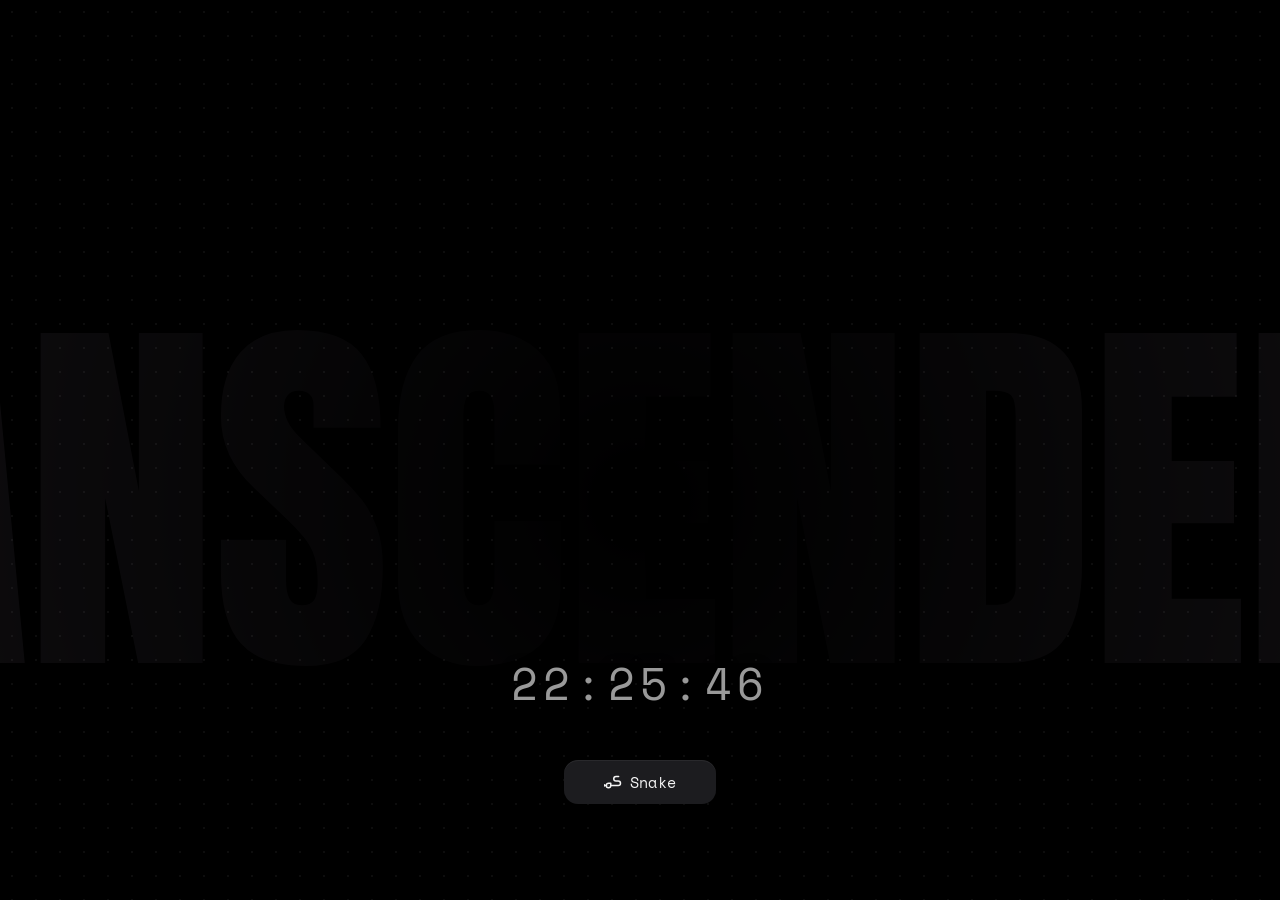
<file: index.html>
<!doctype html>
<html lang="es">
<head>
  <meta charset="utf-8">
  <meta name="viewport" content="width=device-width, initial-scale=1">
  <title>Cayetano</title>
  <meta name="description" content="cayetano.click: saludo según la hora local y acceso a Snake.">
  <link rel="preconnect" href="https://fonts.googleapis.com">
  <link rel="preconnect" href="https://fonts.gstatic.com" crossorigin>
  <link href="https://fonts.googleapis.com/css2?family=Anton+SC&family=Space+Mono:ital,wght@0,400;0,700;1,400;1,700&display=swap" rel="stylesheet">
  <style>
    * { margin: 0; padding: 0; box-sizing: border-box; }

    html, body {
      background: #000;
      color: #fff;
      font-family: "Space Mono", monospace;
      -webkit-font-smoothing: antialiased;
      -moz-osx-font-smoothing: grayscale;
      overflow: hidden;
    }

    /* ---------- Hero ---------- */
    .hero {
      position: relative;
      height: 100vh;
      height: 100dvh;
      display: flex;
      flex-direction: column;
      padding: 80px 16px 48px;
      overflow: hidden;
      background: #000;
    }
    @media (min-width: 640px) { .hero { padding: 96px 24px 72px; } }
    @media (min-width: 768px) { .hero { padding: 96px 32px 96px; } }

    .hero__video {
      position: absolute;
      inset: 0;
      width: 100%;
      height: 100%;
      object-fit: cover;
      z-index: 0;
      pointer-events: none;
    }

    /* Sombra inferior para que el texto se lea sobre las zonas claras del video */
    .hero__shade {
      position: absolute;
      inset: 0;
      background: linear-gradient(to top, rgba(0,0,0,0.82) 0%, rgba(0,0,0,0.4) 38%, rgba(0,0,0,0) 68%);
      pointer-events: none;
      z-index: 1;
    }
    @media (max-width: 767px) {
      .hero__shade {
        background: linear-gradient(to top, rgba(0,0,0,0.94) 0%, rgba(0,0,0,0.75) 40%, rgba(0,0,0,0) 78%);
      }
    }

    .hero__grid {
      position: absolute;
      inset: 0;
      background-image: radial-gradient(#ffffff 1px, transparent 1px);
      background-size: 24px 24px;
      opacity: 0.05;
      pointer-events: none;
      z-index: 1;
    }

    .hero__mark {
      position: absolute;
      left: 50%;
      top: 50%;
      transform: translate(-50%, calc(-50% + 50px));
      font-family: "Anton SC", sans-serif;
      font-size: clamp(120px, 30vw, 521px);
      line-height: 1;
      text-transform: uppercase;
      letter-spacing: -4px;
      white-space: nowrap;
      opacity: 0.10;
      background: radial-gradient(circle, rgba(142,127,148,0) 0%, #8E7F94 70%);
      -webkit-background-clip: text;
      background-clip: text;
      color: transparent;
      -webkit-text-fill-color: transparent;
      pointer-events: none;
      user-select: none;
      z-index: 1;
    }

    /* Todo el contenido entra con un fade de 1s, 800ms después de cargar */
    .hero__content {
      position: relative;
      z-index: 2;
      display: flex;
      flex-direction: column;
      align-items: center;
      justify-content: flex-end;
      flex: 1;
      text-align: center;
      opacity: 0;
      transition: opacity 1s ease;
      text-shadow: 0 1px 14px rgba(0,0,0,0.6);
    }
    .hero.is-in .hero__content { opacity: 1; }

    .hero__greet {
      font-weight: 400;
      line-height: 0.95;
      letter-spacing: -0.03em;
      font-size: clamp(34px, 8vw, 96px);
      color: #fff;
      white-space: nowrap;
      min-height: 0.95em;
    }

    .hero__time,
    .hero__cta {
      opacity: 0;
      transform: translateY(25px);
      transition: opacity 0.9s cubic-bezier(0.215, 0.610, 0.355, 1.000) 0.2s,
                  transform 0.9s cubic-bezier(0.215, 0.610, 0.355, 1.000) 0.2s;
    }
    .hero__cta { transition-delay: 0.45s; }
    .hero.is-in .hero__time,
    .hero.is-in .hero__cta { opacity: 1; transform: none; }

    .hero__time {
      margin-top: 24px;
      font-size: clamp(22px, 4.5vw, 44px);
      letter-spacing: 0.12em;
      color: rgba(255,255,255,0.6);
      font-variant-numeric: tabular-nums;
    }
    @media (min-width: 640px) { .hero__time { margin-top: 32px; } }

    .hero__cta { margin-top: 36px; text-shadow: none; }
    @media (min-width: 640px) { .hero__cta { margin-top: 44px; } }

    @media (prefers-reduced-motion: reduce) {
      .hero__content, .hero__time, .hero__cta { transition: none; }
    }

    /* ---------- HoldButton (port a CSS puro de React Bits) ---------- */
    .hold-button {
      --hb-radius: 14px;
      --hb-bg: #27272a;
      --hb-fill: #5227ff;
      --hb-text: #f5f5f5;
      --hb-fill-text: #ffffff;
      --hb-hold: 2000ms;
      --hb-release: 200ms;
      --hb-press: 0.97;
      --hb-wave: 6px;
      --hb-w: 0px;
      --hb-h: 0px;
      --hb-cycles: 2;
      --hb-p: 0;
      --hb-ease-out: cubic-bezier(0.23, 1, 0.32, 1);
      --hb-shadow: inset 0 1px 0 rgba(255, 255, 255, 0.06);
      --hb-glow:
        inset 0 1px 0 rgba(255, 255, 255, 0.06), 0 10px 32px -6px color-mix(in srgb, var(--hb-fill) 70%, transparent);

      position: relative;
      display: inline-grid;
      place-items: center;
      isolation: isolate;
      margin: 0;
      border: 0;
      border-radius: var(--hb-radius);
      background: var(--hb-bg);
      color: var(--hb-text);
      font-family: inherit;
      font-weight: 500;
      letter-spacing: 0.01em;
      line-height: 1;
      box-shadow: var(--hb-shadow);
      cursor: pointer;
      outline: none;
      user-select: none;
      -webkit-user-select: none;
      -webkit-touch-callout: none;
      -webkit-tap-highlight-color: transparent;
      touch-action: manipulation;
      transition:
        transform 160ms var(--hb-ease-out),
        background-color 160ms ease,
        box-shadow var(--hb-release) var(--hb-ease-out);
    }

    .hold-button--sm { height: 36px; padding: 0 16px; font-size: 13px; }
    .hold-button--md { height: 44px; padding: 0 22px; font-size: 15px; }
    .hold-button--lg { height: 52px; padding: 0 28px; font-size: 17px; }

    @media (hover: hover) and (pointer: fine) {
      .hold-button:not(:disabled):hover {
        background: color-mix(in srgb, var(--hb-bg) 92%, #fff);
      }
    }

    .hold-button[data-phase='holding'][data-input='pointer'] {
      transform: scale(var(--hb-press));
    }

    .hold-button[data-glow='true'][data-phase='holding'],
    .hold-button[data-glow='true'][data-phase='done'] {
      box-shadow: var(--hb-glow);
    }

    .hold-button[data-glow='true'][data-phase='holding'] {
      transition:
        transform 160ms var(--hb-ease-out),
        background-color 160ms ease,
        box-shadow var(--hb-hold) linear;
    }

    .hold-button:focus-visible {
      outline: 2px solid var(--hb-fill);
      outline-offset: 3px;
    }

    .hold-button:disabled { opacity: 0.5; cursor: default; pointer-events: none; }

    .hold-button__pulse {
      position: absolute;
      inset: 0;
      z-index: 0;
      border-radius: var(--hb-radius);
      pointer-events: none;
      opacity: 0;
    }

    .hold-button[data-glow='true'][data-phase='done'] .hold-button__pulse {
      animation: hb-pulse 600ms var(--hb-ease-out) forwards;
    }

    @keyframes hb-pulse {
      from { opacity: 1; box-shadow: 0 0 0 0 color-mix(in srgb, var(--hb-fill) 55%, transparent); }
      to   { opacity: 0; box-shadow: 0 0 0 14px color-mix(in srgb, var(--hb-fill) 0%, transparent); }
    }

    .hold-button__label {
      position: relative;
      z-index: 2;
      display: grid;
      place-items: center;
    }

    .hold-button__label > span {
      grid-area: 1 / 1;
      display: inline-flex;
      align-items: center;
      gap: 8px;
      white-space: nowrap;
      transition: opacity 200ms ease, filter 200ms ease;
    }

    .hold-button__icon { display: inline-flex; flex: none; }
    .hold-button__icon > svg { display: block; }

    .hold-button__done { opacity: 0; filter: blur(2px); }
    .hold-button[data-phase='done'] .hold-button__idle { opacity: 0; filter: blur(2px); }
    .hold-button[data-phase='done'] .hold-button__done { opacity: 1; filter: blur(0); }

    .hold-button__clip {
      position: absolute;
      inset: 0;
      z-index: 3;
      clip-path: inset(0 round var(--hb-radius));
      pointer-events: none;
    }

    .hold-button__fill {
      position: absolute;
      inset: 0;
      display: grid;
      place-items: center;
      background: var(--hb-fill);
      color: var(--hb-fill-text);
      clip-path: inset(
        0 calc((1 - var(--hb-p)) * (100% + 0.75 * var(--hb-wave)) - var(--hb-p) * 0.25 * var(--hb-wave)) 0 0
      );
    }

    .hold-button[data-direction='up'] .hold-button__fill {
      clip-path: inset(
        calc((1 - var(--hb-p)) * (100% + 0.75 * var(--hb-wave)) - var(--hb-p) * 0.25 * var(--hb-wave)) 0 0 0
      );
    }

    .hold-button__crest {
      position: absolute;
      inset: 0;
      display: grid;
      place-items: center;
      background: var(--hb-fill);
      color: var(--hb-fill-text);
      -webkit-mask-image: url("data:image/svg+xml,%3Csvg xmlns='http://www.w3.org/2000/svg' width='20' height='200' viewBox='0 0 20 200' preserveAspectRatio='none'%3E%3Cpath d='M0 0H10C18 8 18 25.3 10 33.3S2 58.7 10 66.7S18 92 10 100S2 125.3 10 133.3S18 158.7 10 166.7S2 192 10 200H0Z'/%3E%3C/svg%3E");
      mask-image: url("data:image/svg+xml,%3Csvg xmlns='http://www.w3.org/2000/svg' width='20' height='200' viewBox='0 0 20 200' preserveAspectRatio='none'%3E%3Cpath d='M0 0H10C18 8 18 25.3 10 33.3S2 58.7 10 66.7S18 92 10 100S2 125.3 10 133.3S18 158.7 10 166.7S2 192 10 200H0Z'/%3E%3C/svg%3E");
      -webkit-mask-repeat: repeat-y;
      mask-repeat: repeat-y;
      -webkit-mask-size: var(--hb-wave) calc(var(--hb-h) * 2);
      mask-size: var(--hb-wave) calc(var(--hb-h) * 2);
      -webkit-mask-position-x: calc(-1 * var(--hb-wave) + var(--hb-p) * (var(--hb-w) + var(--hb-wave)));
      mask-position-x: calc(-1 * var(--hb-wave) + var(--hb-p) * (var(--hb-w) + var(--hb-wave)));
      -webkit-mask-position-y: calc(-1 * var(--hb-p) * var(--hb-cycles) * var(--hb-h));
      mask-position-y: calc(-1 * var(--hb-p) * var(--hb-cycles) * var(--hb-h));
    }

    .hold-button[data-direction='up'] .hold-button__crest {
      -webkit-mask-image: url("data:image/svg+xml,%3Csvg xmlns='http://www.w3.org/2000/svg' width='200' height='20' viewBox='0 0 200 20' preserveAspectRatio='none'%3E%3Cpath d='M0 20V10C12 2 38 2 50 10S88 18 100 10S138 2 150 10S188 18 200 10V20Z'/%3E%3C/svg%3E");
      mask-image: url("data:image/svg+xml,%3Csvg xmlns='http://www.w3.org/2000/svg' width='200' height='20' viewBox='0 0 200 20' preserveAspectRatio='none'%3E%3Cpath d='M0 20V10C12 2 38 2 50 10S88 18 100 10S138 2 150 10S188 18 200 10V20Z'/%3E%3C/svg%3E");
      -webkit-mask-repeat: repeat-x;
      mask-repeat: repeat-x;
      -webkit-mask-size: calc(var(--hb-w) * 2) var(--hb-wave);
      mask-size: calc(var(--hb-w) * 2) var(--hb-wave);
      -webkit-mask-position-x: calc(-1 * var(--hb-p) * var(--hb-cycles) * var(--hb-w));
      mask-position-x: calc(-1 * var(--hb-p) * var(--hb-cycles) * var(--hb-w));
      -webkit-mask-position-y: calc(var(--hb-h) - var(--hb-p) * (var(--hb-h) + var(--hb-wave)));
      mask-position-y: calc(var(--hb-h) - var(--hb-p) * (var(--hb-h) + var(--hb-wave)));
    }

    .hold-button__label--fill { z-index: auto; }

    .hold-button__sr {
      position: absolute;
      width: 1px;
      height: 1px;
      overflow: hidden;
      clip-path: inset(50%);
      white-space: nowrap;
    }

    @media (prefers-contrast: more) {
      .hold-button { outline: 1px solid var(--hb-text); }
    }

    @media (prefers-reduced-motion: reduce) {
      .hold-button {
        transition: background-color 160ms ease, box-shadow var(--hb-release) ease;
        transform: none !important;
      }
      .hold-button__fill,
      .hold-button[data-direction='up'] .hold-button__fill {
        clip-path: inset(0);
        opacity: 0;
        transition: opacity var(--hb-release) ease;
      }
      .hold-button__crest { display: none; }
      .hold-button[data-phase='holding'] .hold-button__fill,
      .hold-button[data-phase='done'] .hold-button__fill {
        opacity: 1;
        transition: opacity var(--hb-hold) linear;
      }
      .hold-button__pulse { animation: none !important; }
      .hold-button__label > span { transition: opacity 200ms ease; filter: none !important; }
    }
  </style>
</head>
<body>
  <section class="hero" id="hero">
    <video class="hero__video" id="heroVideo" muted playsinline preload="auto"
      src="https://d8j0ntlcm91z4.cloudfront.net/user_38xzZboKViGWJOttwIXH07lWA1P/hf_20260622_083515_290e5a10-0b95-41af-a5e2-32b6389baa4d.mp4"></video>

    <div class="hero__shade" aria-hidden="true"></div>
    <div class="hero__grid" aria-hidden="true"></div>
    <div class="hero__mark" aria-hidden="true">Transcendence</div>

    <div class="hero__content">
      <h1 class="hero__greet" id="greeting" aria-live="polite">&nbsp;</h1>
      <time class="hero__time" id="clock"></time>
      <div class="hero__cta">
        <button type="button" id="snakeButton" class="hold-button hold-button--md"
          data-phase="idle" data-direction="right" data-glow="true" aria-describedby="snakeHint"
          style="--hb-radius:14px; --hb-bg:#1c1c1f; --hb-fill:#166534; --hb-text:#f5f5f5; --hb-fill-text:#ffffff; --hb-hold:2000ms; --hb-cycles:1.8182; --hb-release:200ms; --hb-press:0.97; --hb-wave:6px;">
          <span class="hold-button__pulse" aria-hidden="true"></span>
          <span class="hold-button__label" data-labels></span>
          <span class="hold-button__clip" aria-hidden="true">
            <span class="hold-button__fill"><span class="hold-button__label hold-button__label--fill" data-labels></span></span>
            <span class="hold-button__crest" aria-hidden="true"><span class="hold-button__label hold-button__label--fill" data-labels></span></span>
          </span>
          <span id="snakeHint" class="hold-button__sr">Mantené presionado 2 segundos para abrir Snake</span>
        </button>
      </div>
    </div>
  </section>

  <script>
    /* ====== A dónde manda el botón ====== */
    var SNAKE_URL = 'snake/';   /* https://cayetano.click/snake/ */

    (function () {
      var reduceMotion = window.matchMedia && window.matchMedia('(prefers-reduced-motion: reduce)').matches;

      /* ---------- Saludo según la hora local ---------- */
      function buildGreeting() {
        var h = new Date().getHours();
        if (h >= 6 && h < 12) return '¡Buenos días!';
        if (h >= 12 && h < 20) return '¡Buenas tardes!';
        return '¡Buenas noches!';
      }

      /* ---------- Reloj ---------- */
      var clockEl = document.getElementById('clock');
      function pad(n) { return (n < 10 ? '0' : '') + n; }
      function tick() {
        var d = new Date();
        var hhmm = pad(d.getHours()) + ':' + pad(d.getMinutes());
        clockEl.textContent = hhmm + ':' + pad(d.getSeconds());
        clockEl.setAttribute('datetime', hhmm);
      }
      tick();
      setInterval(tick, 1000);

      /* ---------- ScrambleIn: revela de izquierda a derecha ---------- */
      var CHARS = 'ABCDEFGHIJKLMNOPQRSTUVWXYZabcdefghijklmnopqrstuvwxyz0123456789!@#$%^&*()_+~|}{[]:;?><';
      function randomChar() { return CHARS.charAt(Math.floor(Math.random() * CHARS.length)); }

      function scrambleIn(el, text, delay) {
        el.textContent = ' ';
        if (reduceMotion) { el.textContent = text; return; }
        setTimeout(function () {
          var reveal = 0;
          var timer = setInterval(function () {
            reveal += 0.5;
            var cursor = Math.floor(reveal);
            if (cursor >= text.length) {
              el.textContent = text;
              clearInterval(timer);
              return;
            }
            var out = '';
            for (var i = 0; i < text.length; i++) {
              var c = text.charAt(i);
              if (c === ' ') out += ' ';
              else if (i < cursor) out += c;
              else if (i < cursor + 3) out += randomChar();
            }
            el.textContent = out || ' ';
          }, 25);
        }, delay);
      }

      /* ---------- Video scrubeado por la posición horizontal del puntero ----------
         Mapeo absoluto: borde izquierdo = inicio (mira a la izquierda), centro = de frente,
         borde derecho = final (mira a la derecha). Encadena seeks con 'seeked'. */
      var video = document.getElementById('heroVideo');
      var target = null, seeking = false;

      function clamp(t) {
        var max = Math.max(0, (video.duration || 0) - 0.05);
        return Math.min(max, Math.max(0, t));
      }
      function seek() {
        if (seeking || target === null || !isFinite(video.duration)) return;
        var t = clamp(target);
        if (Math.abs(video.currentTime - t) < 0.01) return;
        seeking = true;
        video.currentTime = t;
      }
      video.addEventListener('seeked', function () { seeking = false; seek(); });
      video.addEventListener('loadedmetadata', function () {
        video.pause();
        if (target === null) target = video.duration / 2;   /* de frente hasta que se mueva el mouse */
        seek();
      });
      video.addEventListener('play', function () { video.pause(); });

      function onMove(x) {
        if (!isFinite(video.duration) || !window.innerWidth) return;
        var frac = Math.min(1, Math.max(0, x / window.innerWidth));
        target = frac * video.duration;
        seek();
      }
      window.addEventListener('mousemove', function (e) { onMove(e.clientX); });
      window.addEventListener('touchmove', function (e) { onMove(e.touches[0].clientX); }, { passive: true });
      window.addEventListener('touchstart', function (e) { onMove(e.touches[0].clientX); }, { passive: true });

      /* ---------- Entrada: 800ms de espera, luego fade + scramble ---------- */
      var hero = document.getElementById('hero');
      var greetingEl = document.getElementById('greeting');

      setTimeout(function () {
        hero.classList.add('is-in');
        scrambleIn(greetingEl, buildGreeting(), 200);
      }, 800);

      /* Si la pestaña queda abierta, el saludo cambia con la franja horaria */
      setInterval(function () {
        var g = buildGreeting();
        if (hero.classList.contains('is-in') && greetingEl.textContent !== g) scrambleIn(greetingEl, g, 0);
      }, 60000);

      /* ---------- HoldButton: mantener presionado para ir a Snake ---------- */
      var SNAKE_ICON =
        '<svg viewBox="0 0 24 24" width="18" height="18" fill="none" stroke="currentColor" stroke-width="2" stroke-linecap="round" stroke-linejoin="round" aria-hidden="true">' +
        '<path d="M19.5 4.5h-3.5a3 3 0 0 0 0 6h3a3 3 0 0 1 0 6H9"/>' +
        '<path d="M9 16.5a3 3 0 0 1-3 3 3 3 0 0 1-3-3 3 3 0 0 1 3-3h3z"/>' +
        '<circle cx="5.2" cy="15.9" r="0.6" fill="currentColor" stroke="none"/>' +
        '<path d="M3 16.5H1.2M1.2 16.5l-0.8-0.7M1.2 16.5l-0.8 0.7"/>' +
        '</svg>';

      var LABELS =
        '<span class="hold-button__idle"><span class="hold-button__icon">' + SNAKE_ICON + '</span>Snake</span>' +
        '<span class="hold-button__done" aria-hidden="true"><span class="hold-button__icon">' + SNAKE_ICON + '</span>Abriendo…</span>';

      holdButton(document.getElementById('snakeButton'), {
        holdTime: 2000,
        releaseTime: 200,
        resetAfter: 0,
        onHold: function () {
          setTimeout(function () { window.location.href = SNAKE_URL; }, 450);
        }
      });

      function holdButton(button, opts) {
        var TAP_MS = 250, HIT_PAD = 10;
        var holdTime = opts.holdTime, releaseTime = opts.releaseTime, resetAfter = opts.resetAfter;
        var phase = 'idle', input = null;
        var gesture = { pointerId: null, start: 0, rect: null };
        var timers = { complete: 0, reset: 0 };
        var motion = { raf: 0, p: 0, from: 0, to: 0, start: 0 };
        var LINEAR = function (t) { return t; };
        var EASE_OUT = function (t) { return 1 - Math.pow(1 - t, 3); };

        Array.prototype.forEach.call(button.querySelectorAll('[data-labels]'), function (el) { el.innerHTML = LABELS; });

        function go(next, kind) {
          phase = next; input = kind || null;
          button.setAttribute('data-phase', next);
          if (input) button.setAttribute('data-input', input); else button.removeAttribute('data-input');
          var idle = button.querySelector('.hold-button__label > .hold-button__idle');
          var done = button.querySelector('.hold-button__label > .hold-button__done');
          if (idle) idle.setAttribute('aria-hidden', next === 'done' ? 'true' : 'false');
          if (done) done.setAttribute('aria-hidden', next !== 'done' ? 'true' : 'false');
        }
        function clearTimers() { clearTimeout(timers.complete); clearTimeout(timers.reset); }

        function drive(to, duration, ease) {
          cancelAnimationFrame(motion.raf);
          motion.from = motion.p; motion.to = to; motion.start = performance.now();
          var step = function (now) {
            var t = duration > 0 ? Math.min(1, (now - motion.start) / duration) : 1;
            motion.p = motion.from + (motion.to - motion.from) * ease(t);
            button.style.setProperty('--hb-p', motion.p.toFixed(4));
            if (t < 1) { motion.raf = requestAnimationFrame(step); return; }
            motion.raf = 0;
            if (motion.to === 1) complete();
          };
          motion.raf = requestAnimationFrame(step);
        }

        function complete() {
          if (phase !== 'holding') return;
          if (performance.now() - gesture.start < holdTime - 50) return;
          clearTimers();
          go('done', input);
          if (opts.onHold) opts.onHold();
          if (resetAfter > 0) {
            timers.reset = setTimeout(function () { go('idle'); drive(0, releaseTime, EASE_OUT); }, resetAfter);
          }
        }

        function begin(kind) {
          if (button.disabled || phase !== 'idle') return false;
          gesture.start = performance.now();
          gesture.rect = button.getBoundingClientRect();
          go('holding', kind);
          drive(1, holdTime, LINEAR);
          timers.complete = setTimeout(complete, holdTime + 100);
          return true;
        }

        function release(drifted) {
          if (phase !== 'holding') return;
          clearTimers();
          var held = performance.now() - gesture.start;
          go('idle');
          drive(0, releaseTime, EASE_OUT);
          if (!drifted && held < TAP_MS && opts.onTap) opts.onTap();
        }

        function endPointer(e, drifted) {
          if (e.pointerId !== gesture.pointerId) return;
          gesture.pointerId = null;
          try { if (button.hasPointerCapture(e.pointerId)) button.releasePointerCapture(e.pointerId); } catch (err) {}
          release(drifted);
        }

        button.addEventListener('pointerdown', function (e) {
          if (e.button !== 0 || !e.isPrimary || gesture.pointerId !== null) return;
          if (!begin('pointer')) return;
          gesture.pointerId = e.pointerId;
          try { button.setPointerCapture(e.pointerId); } catch (err) {}
        });
        button.addEventListener('pointermove', function (e) {
          if (e.pointerId !== gesture.pointerId || !gesture.rect) return;
          var r = gesture.rect;
          var out = e.clientX < r.left - HIT_PAD || e.clientX > r.right + HIT_PAD ||
                    e.clientY < r.top - HIT_PAD || e.clientY > r.bottom + HIT_PAD;
          if (out) endPointer(e, true);
        });
        button.addEventListener('pointerup', function (e) { endPointer(e, false); });
        button.addEventListener('pointercancel', function (e) { endPointer(e, true); });
        button.addEventListener('lostpointercapture', function (e) { endPointer(e, true); });
        button.addEventListener('pointerleave', function (e) { if (e.pointerType !== 'touch') endPointer(e, true); });
        button.addEventListener('contextmenu', function (e) { e.preventDefault(); });

        button.addEventListener('keydown', function (e) {
          if (e.key === 'Escape') { if (input === 'key') release(true); return; }
          if (e.key === ' ' || e.key === 'Enter') { e.preventDefault(); if (!e.repeat) begin('key'); }
        });
        button.addEventListener('keyup', function (e) {
          if (e.key === ' ' || e.key === 'Enter') { e.preventDefault(); if (input === 'key') release(false); }
        });

        window.addEventListener('blur', function () { release(true); });
        document.addEventListener('visibilitychange', function () { if (document.hidden) release(true); });

        function measure() {
          button.style.setProperty('--hb-w', button.offsetWidth + 'px');
          button.style.setProperty('--hb-h', button.offsetHeight + 'px');
        }
        measure();
        if (window.ResizeObserver) new ResizeObserver(measure).observe(button);
        if (document.fonts && document.fonts.ready) document.fonts.ready.then(measure);
      }
    })();
  </script>
</body>
</html>
</file>
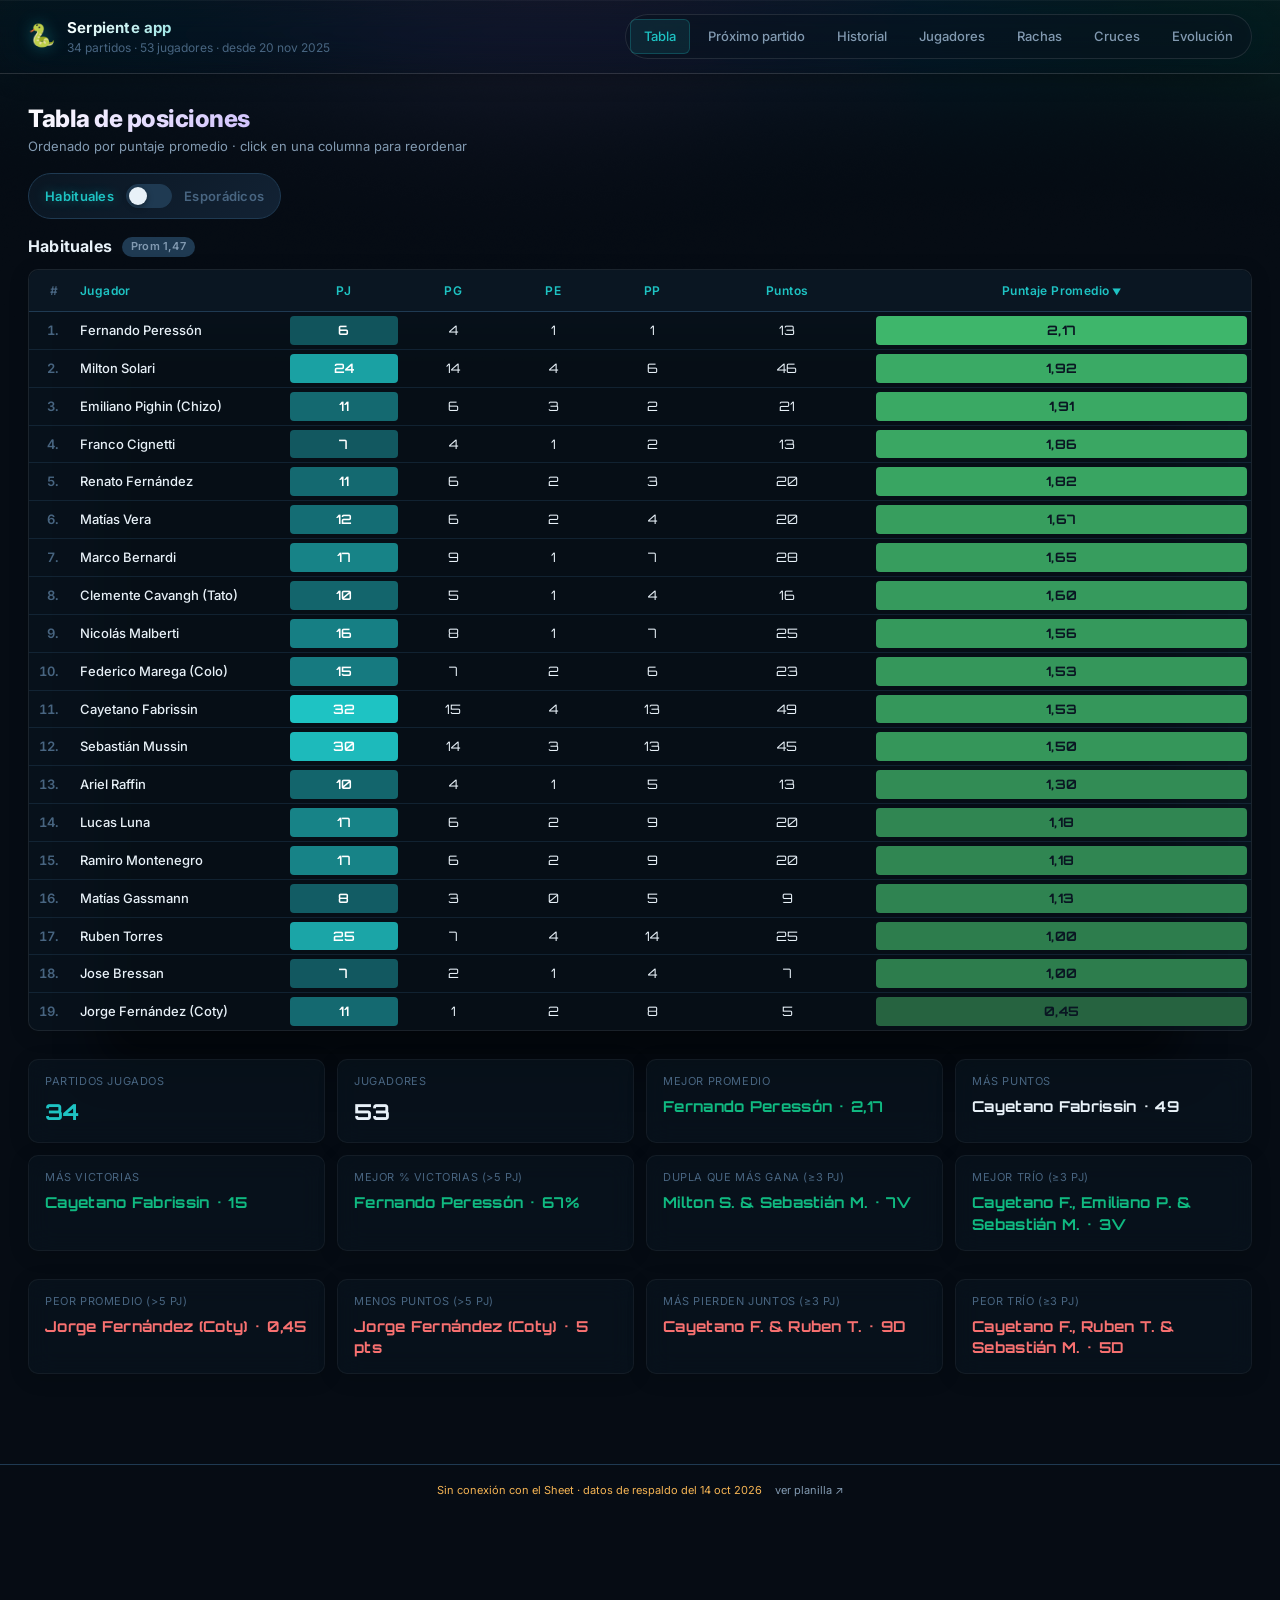
<file: snake/index.html>
<!DOCTYPE html>
<html lang="es">
<head>
<meta charset="UTF-8">
<meta name="viewport" content="width=device-width, initial-scale=1">
<title>Serpiente app</title>
<meta name="description" content="Fútbol de los Jueves: tabla, historial, cruces y armado de equipos con el método de la serpiente.">
<link rel="icon" href="data:image/svg+xml,%3Csvg xmlns=%27http://www.w3.org/2000/svg%27 viewBox=%270 0 100 100%27%3E%3Ctext y=%27.9em%27 font-size=%2790%27%3E%F0%9F%90%8D%3C/text%3E%3C/svg%3E">
<link rel="preconnect" href="https://fonts.googleapis.com">
<link rel="preconnect" href="https://fonts.gstatic.com" crossorigin>
<link href="https://fonts.googleapis.com/css2?family=Inter:wght@400;500;600;700;800&family=Orbitron:wght@500;600;700;800&family=Share+Tech+Mono&family=Outfit:wght@400;500;600;700&family=Gelasio:wght@700&display=swap" rel="stylesheet">
<style>
/* ============================================================
   Fútbol de los Jueves — dashboard moderno (dark)
   ============================================================ */

:root {
  /* fondo en capas */
  --bg-0:        #060c14;   /* base más oscura */
  --bg-1:        #0a1622;   /* fondo principal */
  --bg-2:        #122234;   /* tarjetas / filas */
  --bg-3:        #1f3a52;   /* hover / activo */
  --line:        #1f3a52;

  /* texto */
  --text:        #e8f1f8;
  --text-dim:    #829ab1;
  --text-mute:   #486581;

  /* acentos (mismos del Looker) */
  --teal:        #1EC3C3;   /* heatmap PJ alto */
  --teal-dark:   #117272;   /* heatmap PJ bajo */
  --green:       #10B981;   /* puntaje promedio alto */
  --green-dark:  #065F46;   /* puntaje promedio bajo */
  --amber:       #F5B454;
  --rose:        #F87171;
  --violet:      #A78BFA;

  /* tipografía */
  --font: 'Inter', 'Segoe UI', system-ui, -apple-system, sans-serif;
  --mono: 'JetBrains Mono', ui-monospace, 'Cascadia Code', Consolas, monospace;
  --font-display: 'Orbitron', 'Share Tech Mono', ui-monospace, monospace;

  --radius: 10px;
  --radius-sm: 6px;

  /* superficies de cristal — usadas por .card/.match/.team/.nav */
  --glass-bg: rgba(10, 22, 34, 0.42);
  --glass-border: rgba(255, 255, 255, 0.1);
  --glass-blur: 20px;
}

* { box-sizing: border-box; }

html, body {
  margin: 0;
  padding: 0;
  background: var(--bg-0);
  color: var(--text);
  font-family: var(--font);
  font-size: 14px;
  line-height: 1.45;
  -webkit-font-smoothing: antialiased;
  min-height: 100vh;
}

body {
  background-color: var(--bg-0);
  background-image:
    radial-gradient(ellipse at top left, rgba(30, 195, 195, 0.15), transparent 50%),
    radial-gradient(ellipse at bottom right, rgba(167, 139, 250, 0.15), transparent 50%);
  background-size: 200% 200%;
  animation: bgPulse 15s ease infinite alternate;
}

@keyframes bgPulse {
  0%   { background-position: 0% 0%; }
  100% { background-position: 100% 100%; }
}

a { color: inherit; text-decoration: none; }
button { font-family: inherit; }

.hidden { display: none !important; }

/* ---------- Fondo: aurora WebGL (partículas 2D como respaldo) ---------- */

#bg-aurora {
  position: fixed;
  inset: 0;
  width: 100%;
  height: 100%;
  z-index: 0;
  pointer-events: none;
  display: block;
}
#bg-aurora.hidden { display: none; }

/* con la aurora activa, el degradado pulsante del body sobra */
body.aurora-on {
  background-image: none;
  animation: none;
}

#bg-particles {
  position: fixed;
  inset: 0;
  width: 100%;
  height: 100%;
  z-index: 0;
  pointer-events: none;
  opacity: 0.32;
}

/* todo lo demás vive arriba del canvas */
.topbar, main, .bottombar, #loading, .tv-exit { position: relative; z-index: 1; }

/* ---------- Tipografía scoreboard ---------- */

.scoreboard,
.standings tbody td.heat-pj .heat-text,
.standings tbody td.heat-avg .heat-text,
.standings tbody td:nth-child(n+3),
.match-result,
.team-stats strong,
.team-score,
.kpi-value,
.profile-kpi-value,
.evol-time strong {
  font-family: var(--font-display);
  font-variant-numeric: tabular-nums;
  letter-spacing: 0.02em;
}

/* ---------- Topbar ---------- */

.topbar {
  position: sticky;
  top: 0;
  z-index: 50;
  display: flex;
  align-items: center;
  gap: 24px;
  padding: 14px 28px;
  background: linear-gradient(180deg, rgba(6, 12, 20, 0.38), rgba(6, 12, 20, 0.26));
  backdrop-filter: blur(22px) saturate(150%);
  -webkit-backdrop-filter: blur(22px) saturate(150%);
  border-bottom: 1px solid rgba(255, 255, 255, 0.14);
  box-shadow: 0 1px 0 rgba(255, 255, 255, 0.04) inset, 0 10px 30px -18px rgba(0, 0, 0, 0.6);
}

.brand {
  display: flex;
  align-items: center;
  gap: 12px;
  min-width: 0;
}

.brand-mark {
  font-size: 22px;
  filter: drop-shadow(0 0 8px rgba(30, 195, 195, 0.4));
}

.brand-title {
  font-weight: 700;
  font-size: 15px;
  letter-spacing: 0.2px;
  background: linear-gradient(135deg, #fff 0%, var(--teal) 100%);
  -webkit-background-clip: text;
  -webkit-text-fill-color: transparent;
}

.brand-sub {
  font-size: 12px;
  color: var(--text-mute);
}

.nav {
  display: flex;
  gap: 4px;
  margin-left: auto;
  flex-wrap: wrap;
  padding: 4px;
  background: var(--glass-bg);
  border: 1px solid var(--glass-border);
  border-radius: 999px;
  backdrop-filter: blur(var(--glass-blur));
  -webkit-backdrop-filter: blur(var(--glass-blur));
}

.nav a {
  padding: 8px 14px;
  border-radius: var(--radius-sm);
  color: var(--text-dim);
  font-size: 13px;
  font-weight: 500;
  transition: background 0.15s, color 0.15s;
}

.nav a:hover {
  color: var(--text);
  background: var(--bg-2);
}

.nav a.active {
  color: var(--teal);
  background: rgba(30, 195, 195, 0.1);
  box-shadow: inset 0 0 0 1px rgba(30, 195, 195, 0.25);
}


.tv-toggle {
  display: inline-flex;
  align-items: center;
  gap: 7px;
  border: 1px solid rgba(30, 195, 195, 0.4);
  background: linear-gradient(135deg, rgba(30, 195, 195, 0.08), rgba(167, 139, 250, 0.08));
  color: var(--teal);
  font-family: var(--font-display);
  font-weight: 600;
  letter-spacing: 0.05em;
  text-transform: uppercase;
}
.tv-toggle:hover {
  border-color: var(--teal);
  box-shadow: 0 0 18px rgba(30, 195, 195, 0.35);
  transform: translateY(-1px);
}
.tv-toggle svg { display: block; opacity: 0.9; }
.tv-toggle.hidden { display: none !important; }

/* Botón salir del modo TV (visible solo en modo TV) */
.tv-exit {
  position: fixed;
  top: 16px;
  right: 16px;
  z-index: 1000;
  width: 44px;
  height: 44px;
  border-radius: 50%;
  border: 1px solid rgba(255, 255, 255, 0.2);
  background: rgba(10, 22, 34, 0.7);
  backdrop-filter: blur(20px);
  -webkit-backdrop-filter: blur(20px);
  color: #fff;
  font-size: 18px;
  font-weight: 700;
  cursor: pointer;
  display: none;
}
body.stadium-tv .tv-exit { display: grid; place-items: center; }
.tv-exit:hover { background: rgba(167, 139, 250, 0.4); border-color: var(--violet); }

/* Botón hamburguesa (mobile only) */
.nav-toggle {
  display: none;
  background: var(--glass-bg);
  border: 1px solid var(--glass-border);
  backdrop-filter: blur(var(--glass-blur));
  -webkit-backdrop-filter: blur(var(--glass-blur));
  color: var(--text);
  border-radius: var(--radius-sm);
  padding: 7px;
  cursor: pointer;
  align-items: center;
  justify-content: center;
  transition: background 0.15s, border-color 0.15s;
}
.nav-toggle:hover { background: var(--bg-3); border-color: var(--teal); }
.nav-toggle svg { display: block; }
.nav-toggle .ham-line { transition: transform 0.2s, opacity 0.2s; transform-origin: center; }
.nav-toggle[aria-expanded="true"] .ham-top { transform: translate(0, 5px) rotate(45deg); }
.nav-toggle[aria-expanded="true"] .ham-mid { opacity: 0; }
.nav-toggle[aria-expanded="true"] .ham-bot { transform: translate(0, -5px) rotate(-45deg); }

/* ---------- Layout ---------- */

main {
  max-width: 1280px;
  margin: 0 auto;
  padding: 28px 28px 60px;
}

.view {
  animation: fadeIn 0.25s ease;
}

@keyframes fadeIn {
  from { opacity: 0; transform: translateY(6px); }
  to   { opacity: 1; transform: translateY(0); }
}

.view-header {
  display: flex;
  align-items: baseline;
  justify-content: space-between;
  margin-bottom: 18px;
  gap: 16px;
  flex-wrap: wrap;
}

.view-title {
  font-size: 24px;
  font-weight: 800;
  letter-spacing: -0.5px;
  margin: 0;
  background: linear-gradient(135deg, #fff 0%, var(--violet) 100%);
  -webkit-background-clip: text;
  -webkit-text-fill-color: transparent;
}

.view-sub {
  font-size: 13px;
  color: var(--text-dim);
}

/* ---------- KPI cards ---------- */

.kpi-row {
  display: grid;
  grid-template-columns: repeat(auto-fit, minmax(160px, 1fr));
  gap: 12px;
  margin-bottom: 20px;
}

.kpi-row-bottom {
  grid-template-columns: repeat(4, minmax(0, 1fr));
  margin-top: 28px;
  margin-bottom: 0;
}

.kpi {
  background: rgba(10, 22, 34, 0.55);
  backdrop-filter: blur(12px);
  -webkit-backdrop-filter: blur(12px);
  border: 1px solid rgba(255, 255, 255, 0.05);
  border-radius: var(--radius);
  padding: 14px 16px;
  box-shadow: 0 4px 20px rgba(0, 0, 0, 0.15);
}

.kpi-label {
  font-size: 11px;
  text-transform: uppercase;
  letter-spacing: 0.6px;
  color: var(--text-mute);
  margin-bottom: 6px;
}

.kpi-value {
  font-size: 22px;
  font-weight: 700;
  color: var(--text);
  font-variant-numeric: tabular-nums;
}

.kpi-value.teal  { color: var(--teal); }
.kpi-value.green { color: var(--green); }
.kpi-value.rose  { color: var(--rose); }

/* En pantallas donde caben solo 2 columnas (< 504px), el último KPI impar
   ocupa ambas columnas en lugar de dejar un espacio en blanco */
@media (max-width: 503px) {
  .kpi-row .kpi:last-child:nth-child(odd) {
    grid-column: 1 / -1;
  }
}

@media (max-width: 767px) {
  .kpi-row-bottom {
    grid-template-columns: repeat(auto-fit, minmax(160px, 1fr));
  }
}

/* ---------- Tabla de posiciones (look del Looker) ---------- */

.standings-section + .standings-section {
  margin-top: 28px;
}

.standings-section-title {
  margin: 0 0 10px;
  font-size: 16px;
  font-weight: 700;
  letter-spacing: 0.2px;
  color: var(--text);
  display: flex;
  align-items: center;
  gap: 10px;
}

.standings-section-title .badge {
  background: var(--bg-3);
  color: var(--text-dim);
  border-radius: 999px;
  padding: 2px 9px;
  font-size: 11px;
  font-weight: 600;
  font-family: var(--font);
  letter-spacing: 0.2px;
  transition: background 0.15s, color 0.15s;
}

.standings-section-title .badge-avg {
  cursor: pointer;
  user-select: none;
}

.standings-section-title .badge-avg:hover {
  background: var(--bg-1);
  color: var(--text);
}

.standings-section-title .badge-avg.expanded {
  background: rgba(30, 195, 195, 0.18);
  color: var(--teal);
  border: 1px solid rgba(30, 195, 195, 0.3);
  padding: 1px 8px;
}

.standings-empty {
  text-align: center !important;
  color: var(--text-mute);
  font-size: 12px;
  padding: 18px 12px !important;
}

.standings-wrap {
  background: rgba(10, 22, 34, 0.55);
  backdrop-filter: blur(12px);
  -webkit-backdrop-filter: blur(12px);
  border: 1px solid rgba(255, 255, 255, 0.05);
  border-radius: var(--radius);
  overflow-x: auto;
  -webkit-overflow-scrolling: touch;
  box-shadow: 0 4px 20px rgba(0, 0, 0, 0.15);
}

.standings {
  width: 100%;
  border-collapse: collapse;
  font-variant-numeric: tabular-nums;
}

.standings thead th {
  background: var(--bg-1);
  color: var(--teal);
  font-weight: 600;
  font-size: 12px;
  letter-spacing: 0.4px;
  padding: 12px 10px;
  text-align: center;
  border-bottom: 1px solid var(--line);
  position: sticky;
  top: 0;
  cursor: pointer;
  user-select: none;
  white-space: nowrap;
}

.standings thead th:hover { color: var(--text); }

.standings thead th.sort-asc::after  { content: ' ▲'; font-size: 9px; }
.standings thead th.sort-desc::after { content: ' ▼'; font-size: 9px; }

.standings thead th.col-rank,
.standings tbody td.col-rank {
  width: 36px;
  text-align: right;
  padding-right: 8px;
  color: var(--text-mute);
  font-weight: 600;
}

.standings thead th.col-name,
.standings tbody td.col-name {
  text-align: left;
  padding-left: 14px;
  width: 220px;
}

.standings tbody tr {
  transition: background 0.12s;
}

.standings tbody tr:hover { background: rgba(30, 195, 195, 0.06); }

.standings tbody td {
  padding: 9px 10px;
  text-align: center;
  border-bottom: 1px solid rgba(31, 58, 82, 0.45);
  font-size: 13px;
}

.standings tbody tr:last-child td { border-bottom: none; }

.standings tbody td.col-name {
  font-weight: 500;
  color: var(--text);
  cursor: pointer;
}

.standings tbody td.col-name:hover { color: var(--teal); }

/* Nombre largo por defecto, abreviado en mobile */
.standings .name-short, .standings .lbl-short { display: none; }
.standings .name-full,  .standings .lbl-full  { display: inline; }

/* heatmap PJ — teal */
.standings tbody td.heat-pj {
  position: relative;
  color: #fff;
  font-weight: 600;
}
.standings tbody td.heat-pj .heat-fill {
  position: absolute; inset: 4px;
  border-radius: 4px;
  background: var(--heat, var(--teal-dark));
  z-index: 0;
}
.standings tbody td.heat-pj .heat-text {
  position: relative; z-index: 1;
}

/* heatmap puntaje promedio — verde */
.standings tbody td.heat-avg {
  position: relative;
  color: #0a1622;
  font-weight: 700;
}
.standings tbody td.heat-avg .heat-fill {
  position: absolute; inset: 4px;
  border-radius: 4px;
  background: var(--heat, var(--green-dark));
  z-index: 0;
}
.standings tbody td.heat-avg .heat-text {
  position: relative; z-index: 1;
}

/* ---------- Cards / tarjetas ---------- */

.card {
  background: var(--glass-bg);
  backdrop-filter: blur(var(--glass-blur)) saturate(120%);
  -webkit-backdrop-filter: blur(var(--glass-blur)) saturate(120%);
  border: 1px solid var(--glass-border);
  border-radius: var(--radius);
  padding: 18px;
  box-shadow: 0 4px 20px rgba(0, 0, 0, 0.25), inset 0 1px 0 rgba(255, 255, 255, 0.04);
}

.card + .card { margin-top: 14px; }

.card-title {
  font-size: 14px;
  font-weight: 600;
  color: var(--text);
  margin: 0 0 12px;
  display: flex;
  align-items: center;
  gap: 8px;
}

.card-title .badge {
  background: var(--bg-3);
  color: var(--text-dim);
  border-radius: 999px;
  padding: 2px 8px;
  font-size: 11px;
  font-weight: 500;
}

/* ---------- Historial de partidos ---------- */

.match-list {
  display: flex;
  flex-direction: column;
  gap: 10px;
}

.match {
  background: var(--glass-bg);
  backdrop-filter: blur(var(--glass-blur)) saturate(120%);
  -webkit-backdrop-filter: blur(var(--glass-blur)) saturate(120%);
  border: 1px solid var(--glass-border);
  border-radius: var(--radius);
  overflow: hidden;
  transition: border-color 0.15s, transform 0.15s, box-shadow 0.15s;
  box-shadow: 0 4px 20px rgba(0, 0, 0, 0.25), inset 0 1px 0 rgba(255, 255, 255, 0.04);
}

.match:hover { border-color: var(--bg-3); }

.match-head {
  display: grid;
  grid-template-columns: 110px 1fr auto 1fr 90px;
  align-items: center;
  gap: 14px;
  padding: 14px 18px;
  cursor: pointer;
}

.match-date {
  font-size: 12px;
  color: var(--text-dim);
  font-weight: 500;
}
.match-date strong {
  display: block;
  color: var(--text);
  font-size: 14px;
  font-weight: 700;
  text-transform: capitalize;
}

.match-team {
  display: flex;
  align-items: center;
  gap: 10px;
  min-width: 0;
}
.match-team.right { justify-content: flex-end; }

.match-team .team-tag {
  width: 28px; height: 28px;
  border-radius: 7px;
  display: grid; place-items: center;
  font-weight: 800;
  font-size: 13px;
}
.team-tag.A { background: rgba(30, 195, 195, 0.18); color: var(--teal); border: 1px solid rgba(30, 195, 195, 0.3); }
.team-tag.B { background: rgba(167, 139, 250, 0.18); color: var(--violet); border: 1px solid rgba(167, 139, 250, 0.3); }

.match-team .team-players {
  font-size: 12px;
  color: var(--text-dim);
  white-space: nowrap;
  overflow: hidden;
  text-overflow: ellipsis;
}

.match-vs {
  font-size: 11px;
  color: var(--text-mute);
  text-transform: uppercase;
  letter-spacing: 1px;
}

.match-result {
  text-align: right;
  font-size: 12px;
  font-weight: 600;
}
.match-result.A { color: var(--teal); }
.match-result.B { color: var(--violet); }
.match-result.E { color: var(--amber); }

.match-detail {
  padding: 0 18px 14px;
  display: grid;
  grid-template-columns: 1fr 1fr;
  gap: 16px;
  border-top: 1px solid var(--line);
  padding-top: 14px;
}

.match-detail h4 {
  margin: 0 0 8px;
  font-size: 12px;
  text-transform: uppercase;
  letter-spacing: 0.5px;
  color: var(--text-mute);
}

.match-detail ul {
  list-style: none;
  margin: 0;
  padding: 0;
  display: flex;
  flex-direction: column;
  gap: 4px;
}

.match-detail li {
  padding: 4px 8px;
  border-radius: 4px;
  font-size: 13px;
  cursor: pointer;
  transition: background 0.12s;
}
.match-detail li:hover { background: var(--bg-2); color: var(--teal); }

/* ---------- Jugador (lista + perfil) ---------- */

.players-grid {
  display: grid;
  grid-template-columns: repeat(auto-fill, minmax(220px, 1fr));
  gap: 10px;
}

.player-chip {
  background: rgba(10, 22, 34, 0.55);
  backdrop-filter: blur(12px);
  -webkit-backdrop-filter: blur(12px);
  border: 1px solid rgba(255, 255, 255, 0.05);
  border-radius: var(--radius);
  padding: 14px 16px;
  cursor: pointer;
  transition: all 0.15s;
  display: flex;
  align-items: center;
  gap: 12px;
  box-shadow: 0 4px 20px rgba(0, 0, 0, 0.15);
}

.player-chip:hover {
  border-color: var(--teal);
  background: var(--bg-2);
  transform: translateY(-1px);
}

.avatar {
  width: 36px; height: 36px;
  border-radius: 50%;
  display: grid; place-items: center;
  font-weight: 700;
  font-size: 13px;
  flex-shrink: 0;
  background: linear-gradient(135deg, var(--teal-dark), var(--bg-3));
  color: var(--teal);
  border: 1px solid var(--line);
}

.player-chip .pc-name {
  font-weight: 600;
  font-size: 13px;
  color: var(--text);
  overflow: hidden;
  text-overflow: ellipsis;
  white-space: nowrap;
}

.player-chip .pc-meta {
  font-size: 11px;
  color: var(--text-mute);
  margin-top: 2px;
}

.profile-header {
  display: flex;
  align-items: center;
  gap: 18px;
  margin-bottom: 24px;
}

.profile-header .avatar {
  width: 72px; height: 72px;
  font-size: 24px;
}

.profile-header h2 {
  margin: 0;
  font-size: 26px;
  font-weight: 800;
  letter-spacing: -0.5px;
  background: linear-gradient(135deg, #fff 0%, var(--teal) 100%);
  -webkit-background-clip: text;
  -webkit-text-fill-color: transparent;
}

.profile-header .profile-rank {
  color: var(--text-dim);
  font-size: 13px;
  margin-top: 2px;
}

.profile-back {
  background: var(--bg-2);
  border: 1px solid var(--line);
  color: var(--text-dim);
  padding: 6px 12px;
  border-radius: var(--radius-sm);
  cursor: pointer;
  font-size: 12px;
  margin-bottom: 14px;
}
.profile-back:hover { color: var(--text); border-color: var(--bg-3); }

.streak-row {
  display: flex;
  flex-wrap: wrap;
  gap: 5px;
  margin-top: 4px;
}

.streak-cell {
  width: 22px; height: 22px;
  border-radius: 4px;
  display: grid; place-items: center;
  font-size: 11px;
  font-weight: 700;
  color: var(--text);
}

.streak-cell.G { background: var(--green); color: #052812; }
.streak-cell.E { background: var(--amber); color: #3a2206; }
.streak-cell.P { background: var(--rose); color: #3a0a0a; }

.profile-grid {
  display: grid;
  grid-template-columns: minmax(0, 1fr) minmax(0, 1fr);
  gap: 14px;
  align-items: start;
}

@media (max-width: 760px) {
  .profile-grid { grid-template-columns: 1fr; }
  .match-head { grid-template-columns: 90px 1fr auto 1fr; }
  .match-result { display: none; }

  /* Tabla compacta — entran todas las columnas sin scroll horizontal */
  .standings { min-width: 0; width: 100%; table-layout: fixed; }
  .standings thead th,
  .standings tbody td { padding: 7px 2px; font-size: 12px; }
  .standings .name-full,  .standings .lbl-full  { display: none; }
  .standings .name-short, .standings .lbl-short { display: inline; }
  .standings thead th.col-name,
  .standings tbody td.col-name {
    width: 88px;
    padding-left: 6px;
    text-align: left;
    white-space: nowrap;
    overflow: hidden;
    text-overflow: ellipsis;
  }
  .standings thead th.col-rank,
  .standings tbody td.col-rank {
    width: 22px;
    padding: 7px 2px;
  }
  /* Heatmap fills más chicos para que el número quepa */
  .standings tbody td.heat-pj .heat-fill,
  .standings tbody td.heat-avg .heat-fill { inset: 2px; }

  /* Header colapsado: hamburguesa visible, nav escondido por defecto */
  .topbar {
    flex-wrap: wrap;
    padding: 12px 16px;
    gap: 10px;
  }
  .brand-sub { display: none; }
  .nav-toggle { display: inline-flex; }
  .nav {
    flex-basis: 100%;
    flex-direction: column;
    gap: 4px;
    margin-left: 0;
    max-height: 0;
    overflow: hidden;
    transition: max-height 0.22s ease, padding 0.22s ease, border-color 0.22s ease;
    /* Cerrado: sin background, sin borde, sin padding — sólo el espacio del max-height: 0 */
    padding: 0;
    background: transparent;
    border-color: transparent;
    border-radius: var(--radius);
  }
  .nav.open {
    max-height: 360px;
    margin-top: 6px;
    padding: 8px;
    background: var(--glass-bg);
    border-color: var(--glass-border);
  }
  .nav a {
    padding: 12px 14px;
    font-size: 14px;
    background: var(--bg-1);
    border: 1px solid var(--line);
    border-radius: var(--radius-sm);
  }
  .nav a.active {
    background: rgba(30, 195, 195, 0.12);
  }
}

/* mini bar list (cruces) */

.bar-list {
  display: flex;
  flex-direction: column;
  gap: 6px;
}

.bar-row {
  display: grid;
  grid-template-columns: 1fr 60px;
  gap: 10px;
  align-items: center;
  font-size: 13px;
}

.bar-row .bar-name { color: var(--text); }
.bar-row .bar-name .small { color: var(--text-mute); font-size: 11px; margin-left: 6px; }

.bar-track {
  position: relative;
  height: 22px;
  background: var(--bg-2);
  border-radius: 4px;
  overflow: hidden;
}
.bar-track .bar-fill {
  position: absolute; inset: 0 auto 0 0;
  background: var(--teal);
  border-radius: 4px;
  transition: width 0.4s ease;
}
.bar-track.win .bar-fill { background: linear-gradient(90deg, var(--green-dark), var(--green)); }
.bar-track.loss .bar-fill { background: linear-gradient(90deg, #4d1f1f, var(--rose)); }
.bar-track.draw .bar-fill { background: linear-gradient(90deg, #4d3a1f, var(--amber)); }

.bar-track .bar-text {
  position: absolute; inset: 0;
  display: flex; align-items: center; justify-content: flex-end;
  padding: 0 8px;
  font-size: 11px;
  font-weight: 700;
  color: #fff;
  z-index: 1;
}

/* ---------- Cruces — selector ---------- */

.player-select {
  display: flex;
  align-items: center;
  gap: 10px;
  margin-bottom: 18px;
}

.player-select label {
  font-size: 12px;
  color: var(--text-dim);
  text-transform: uppercase;
  letter-spacing: 0.5px;
}

.player-select select {
  background: var(--bg-1);
  color: var(--text);
  border: 1px solid var(--line);
  border-radius: var(--radius-sm);
  padding: 8px 10px;
  font-size: 13px;
  font-family: inherit;
  min-width: 220px;
}
.player-select select:focus { outline: 1px solid var(--teal); border-color: var(--teal); }

/* ---------- Evolución (bump chart) ---------- */

.evol-controls {
  display: flex;
  align-items: center;
  gap: 14px;
  margin-bottom: 16px;
  flex-wrap: wrap;
}

.btn {
  background: var(--bg-2);
  color: var(--text);
  border: 1px solid var(--line);
  padding: 8px 14px;
  border-radius: var(--radius-sm);
  cursor: pointer;
  font-size: 13px;
  font-weight: 500;
  transition: all 0.15s;
  display: inline-flex;
  align-items: center;
  gap: 8px;
}
.btn:hover { background: var(--bg-3); border-color: var(--teal); }
.btn.primary { background: var(--teal); color: #062628; border-color: var(--teal); }
.btn.primary:hover { background: #2bd9d9; }

.evol-time {
  font-family: var(--mono);
  font-size: 13px;
  color: var(--text-dim);
  min-width: 130px;
}
.evol-time strong { color: var(--text); }

.evol-slider {
  flex: 1;
  min-width: 200px;
  appearance: none;
  height: 4px;
  background: var(--bg-2);
  border-radius: 2px;
  outline: none;
}
.evol-slider::-webkit-slider-thumb {
  appearance: none;
  width: 16px; height: 16px;
  border-radius: 50%;
  background: var(--teal);
  cursor: pointer;
  box-shadow: 0 0 0 4px rgba(30, 195, 195, 0.18);
}
.evol-slider::-moz-range-thumb {
  width: 16px; height: 16px;
  border-radius: 50%;
  background: var(--teal);
  cursor: pointer;
  border: none;
}

.bump-wrap {
  background: var(--bg-1);
  border: 1px solid var(--line);
  border-radius: var(--radius);
  padding: 18px;
  overflow: hidden;
}

.bump-svg { width: 100%; height: auto; display: block; }

.bump-line {
  fill: none;
  stroke-width: 2;
  stroke-linecap: round;
  stroke-linejoin: round;
  opacity: 0.85;
  transition: opacity 0.2s, stroke-width 0.2s;
}
.bump-line.dim { opacity: 0.15; }
.bump-line.highlight { opacity: 1; stroke-width: 3.5; }

.bump-label {
  font-size: 11px;
  font-weight: 600;
  font-family: var(--font);
  cursor: pointer;
  /* Halo de legibilidad: dibuja un stroke con el color del fondo alrededor del
     texto antes del fill, para que el nombre se lea aunque pase por encima
     de otras líneas durante un cruce. */
  paint-order: stroke fill;
  stroke: var(--bg-1);
  stroke-width: 3;
  stroke-linejoin: round;
  transition: font-weight 0.2s, opacity 0.2s;
}
.bump-label.dim { opacity: 0.25; }
.bump-label.highlight { font-weight: 800; stroke-width: 4; }

.bump-axis {
  fill: var(--text-mute);
  font-size: 10px;
  font-family: var(--font);
}

/* ---------- Próximo partido ---------- */

.proximo-card {
  margin-bottom: 14px;
  position: relative;
  z-index: 5;
}

.slots-grid {
  display: grid;
  grid-template-columns: repeat(2, 1fr);
  gap: 10px;
}

@media (min-width: 920px) {
  .slots-grid { grid-template-columns: repeat(2, 1fr); }
}

@media (max-width: 540px) {
  .slots-grid { grid-template-columns: 1fr; }
}

.slot {
  display: grid;
  grid-template-columns: 28px 1fr;
  grid-template-rows: auto auto;
  gap: 4px 10px;
  align-items: center;
  padding: 10px 12px;
  background: rgba(18, 34, 52, 0.45);
  backdrop-filter: blur(8px);
  -webkit-backdrop-filter: blur(8px);
  border: 1px solid rgba(255, 255, 255, 0.05);
  border-radius: var(--radius-sm);
  box-shadow: 0 2px 10px rgba(0, 0, 0, 0.1);
}
.slot-num {
  grid-row: 1 / span 2;
  width: 28px; height: 28px;
  border-radius: 50%;
  display: grid; place-items: center;
  background: var(--bg-3);
  color: var(--teal);
  font-weight: 700;
  font-size: 13px;
  font-variant-numeric: tabular-nums;
}
.slot-select {
  background: var(--bg-1);
  color: var(--text);
  border: 1px solid var(--line);
  border-radius: var(--radius-sm);
  padding: 7px 9px;
  font-size: 13px;
  font-family: inherit;
  width: 100%;
}
.slot-select:focus { outline: 1px solid var(--teal); border-color: var(--teal); }

/* Combobox custom (input + lista flotante filtrable) */
.combo {
  position: relative;
  width: 100%;
}
.slot-input,
.combo-input {
  background: var(--bg-1);
  color: var(--text);
  border: 1px solid var(--line);
  border-radius: var(--radius-sm);
  padding: 7px 28px 7px 9px;
  font-size: 13px;
  font-family: inherit;
  width: 100%;
}
.combo-input:focus { outline: 1px solid var(--teal); border-color: var(--teal); }
.combo-input.invalid {
  border-color: var(--rose);
  background: rgba(248, 113, 113, 0.08);
  animation: slot-shake 0.32s;
}
@keyframes slot-shake {
  0%, 100% { transform: translateX(0); }
  25% { transform: translateX(-3px); }
  75% { transform: translateX(3px); }
}
.slot-clear {
  position: absolute;
  right: 6px;
  top: 13px;
  width: 20px;
  height: 20px;
  border: 0;
  background: transparent;
  color: var(--text-mute);
  font-size: 18px;
  line-height: 1;
  cursor: pointer;
  border-radius: 4px;
  padding: 0;
  display: grid;
  place-items: center;
  z-index: 2;
}
.slot-clear:hover { color: var(--text); background: var(--bg-3); }
.combo-input:placeholder-shown ~ .slot-clear { display: none; }

.combo-list {
  position: absolute;
  top: calc(100% + 4px);
  left: 0;
  right: 0;
  z-index: 30;
  max-height: 240px;
  overflow-y: auto;
  background: var(--bg-1);
  border: 1px solid var(--line);
  border-radius: var(--radius-sm);
  box-shadow: 0 8px 24px rgba(0, 0, 0, 0.45);
  padding: 4px;
}
.combo-list[hidden] { display: none; }
.combo-item {
  display: block;
  width: 100%;
  text-align: left;
  background: transparent;
  border: 0;
  color: var(--text);
  padding: 8px 10px;
  font-size: 13px;
  font-family: inherit;
  cursor: pointer;
  border-radius: 4px;
}
.combo-item:hover,
.combo-item:focus { background: var(--bg-3); color: var(--teal); outline: 0; }
.combo-item.is-new {
  color: var(--violet);
  font-weight: 600;
  border-bottom: 1px solid var(--line);
  margin-bottom: 4px;
  padding-bottom: 10px;
}
.combo-item.is-new:hover { background: rgba(167, 139, 250, 0.08); color: var(--violet); }
.combo-empty {
  padding: 10px;
  color: var(--text-mute);
  font-size: 12px;
  text-align: center;
}
.slot-meta {
  grid-column: 2;
  font-size: 11px;
  color: var(--text-mute);
  min-height: 14px;
}
.slot-meta strong { color: var(--text); font-variant-numeric: tabular-nums; }
.slot-meta.is-new { color: var(--violet); }
.slot-meta.is-low { color: var(--amber); }

.proximo-actions {
  display: flex;
  gap: 10px;
  margin: 14px 0;
  flex-wrap: wrap;
}
.proximo-actions .btn[disabled] {
  opacity: 0.45;
  cursor: not-allowed;
}

.teams-wrap {
  display: grid;
  grid-template-columns: 1fr 1fr;
  gap: 14px;
  margin-top: 6px;
}
@media (max-width: 760px) { .teams-wrap { grid-template-columns: 1fr; } }

.team {
  border-radius: var(--radius);
  padding: 16px 18px;
  border: 1px solid var(--glass-border);
  box-shadow: 0 8px 28px rgba(0, 0, 0, 0.35), inset 0 1px 0 rgba(255, 255, 255, 0.08);
}
.team-blanco {
  background: linear-gradient(180deg, #f5f6f7 0%, #d8dde2 100%);
  color: #0a1622;
  border-color: #c5ccd3;
}
.team-blanco .team-title { color: #0a1622; }
.team-blanco .team-stats { color: #4a5560; }
.team-blanco .team-list li { border-bottom: 1px solid rgba(10, 22, 34, 0.1); }
.team-blanco .team-list li:last-child { border-bottom: 0; }
.team-blanco .team-reg { color: #835300; }

.team-negro {
  background: linear-gradient(180deg, #1a1a1a 0%, #050505 100%);
  color: #f5f6f7;
  border-color: #333;
}
.team-negro .team-title { color: #f5f6f7; }
.team-negro .team-stats { color: #8aa6bd; }
.team-negro .team-list li { border-bottom: 1px solid rgba(255, 255, 255, 0.07); }
.team-negro .team-list li:last-child { border-bottom: 0; }
.team-negro .team-reg { color: var(--amber); }

.team-head {
  display: flex;
  justify-content: space-between;
  align-items: baseline;
  margin-bottom: 10px;
  gap: 10px;
}
.team-title { margin: 0; font-size: 16px; font-weight: 700; letter-spacing: -0.2px; }
.team-stats { font-size: 12px; }
.team-stats strong { font-variant-numeric: tabular-nums; }

.team-list {
  list-style: none;
  margin: 0;
  padding: 0;
  counter-reset: teamlist;
}
.team-list li {
  counter-increment: teamlist;
  display: grid;
  grid-template-columns: 22px 1fr auto;
  gap: 8px;
  align-items: center;
  padding: 7px 0;
  font-size: 13px;
}
.team-list li::before {
  content: counter(teamlist) ".";
  font-variant-numeric: tabular-nums;
  font-weight: 600;
  opacity: 0.55;
  text-align: right;
}
.team-name { font-weight: 500; }
.team-reg {
  font-style: normal;
  font-size: 10px;
  font-weight: 700;
  margin-left: 4px;
  letter-spacing: 0.5px;
}
.team-score {
  font-variant-numeric: tabular-nums;
  font-weight: 700;
  font-size: 13px;
}

.proximo-help { margin-top: 14px; }
.proximo-help .help-list {
  margin: 0;
  padding-left: 20px;
  font-size: 13px;
  color: var(--text-dim);
  display: flex;
  flex-direction: column;
  gap: 6px;
}
.proximo-help code {
  font-family: var(--mono);
  font-size: 12px;
  background: var(--bg-2);
  padding: 1px 6px;
  border-radius: 4px;
  color: var(--teal);
}

/* ---------- Empty state ---------- */

.empty {
  padding: 60px 20px;
  text-align: center;
  color: var(--text-mute);
  font-size: 14px;
}

/* ---------- Loading screen — serpiente girando ---------- */

.loading-screen {
  display: flex;
  flex-direction: column;
  align-items: center;
  justify-content: center;
  gap: 18px;
  padding: 80px 20px 60px;
  animation: loading-fade-in 0.3s ease;
}
.loading-snake-stage {
  position: relative;
  width: 96px;
  height: 96px;
  display: grid;
  place-items: center;
}
.snake-mark {
  font-size: 38px;
  line-height: 1;
  filter: drop-shadow(0 2px 8px rgba(30, 195, 195, 0.35));
  animation: snake-pulse 1.6s ease-in-out infinite;
}
.snake-ring {
  position: absolute;
  inset: 0;
  width: 100%;
  height: 100%;
  animation: snake-rotate 1.4s linear infinite;
  transform-origin: center;
}
.snake-ring circle {
  fill: none;
  stroke: var(--teal);
  stroke-width: 4;
  stroke-linecap: round;
  stroke-dasharray: 1 220;
  stroke-dashoffset: 0;
  filter: drop-shadow(0 0 6px rgba(30, 195, 195, 0.55));
  animation: snake-dash 1.6s ease-in-out infinite;
}
.loading-text {
  color: var(--text-dim);
  font-size: 13px;
  letter-spacing: 0.04em;
}
@keyframes snake-rotate {
  to { transform: rotate(360deg); }
}
@keyframes snake-dash {
  0%   { stroke-dasharray: 1 220;   stroke-dashoffset: 0;    }
  50%  { stroke-dasharray: 90 220;  stroke-dashoffset: -32;  }
  100% { stroke-dasharray: 90 220;  stroke-dashoffset: -120; }
}
@keyframes snake-pulse {
  0%, 100% { transform: scale(1) rotate(0deg); }
  50%      { transform: scale(1.12) rotate(-6deg); }
}
@keyframes loading-fade-in {
  from { opacity: 0; }
  to   { opacity: 1; }
}

/* ---------- Toggle 5v5 / 6v6 ---------- */

.mode-toggle {
  display: inline-flex;
  align-items: center;
  gap: 12px;
  margin-bottom: 18px;
  padding: 10px 16px;
  background: linear-gradient(135deg, var(--bg-1), var(--bg-2));
  border: 1px solid var(--line);
  border-radius: 999px;
  user-select: none;
}
.mode-label {
  font-size: 13px;
  font-weight: 600;
  letter-spacing: 0.3px;
  color: var(--text-mute);
  cursor: pointer;
  transition: color 0.2s, text-shadow 0.2s;
}
.mode-label.active {
  color: var(--teal);
  text-shadow: 0 0 12px rgba(30, 195, 195, 0.45);
}

.switch {
  position: relative;
  display: inline-block;
  width: 46px;
  height: 24px;
}
.switch input { position: absolute; opacity: 0; width: 0; height: 0; }
.switch .slider {
  position: absolute;
  cursor: pointer;
  inset: 0;
  background: var(--bg-3);
  border-radius: 24px;
  transition: background 0.25s;
  border: 1px solid var(--line);
}
.switch .slider::before {
  position: absolute;
  content: "";
  height: 18px;
  width: 18px;
  left: 2px;
  top: 2px;
  background: var(--text);
  border-radius: 50%;
  transition: transform 0.28s cubic-bezier(0.34, 1.56, 0.64, 1), background 0.2s;
  box-shadow: 0 2px 6px rgba(0, 0, 0, 0.4);
}
.switch input:checked + .slider {
  background: linear-gradient(135deg, var(--teal), #2bd9d9);
  border-color: var(--teal);
  box-shadow: 0 0 14px rgba(30, 195, 195, 0.4);
}
.switch input:checked + .slider::before {
  transform: translateX(22px);
  background: #062628;
}

/* ---------- Polish global: animaciones y micro-interacciones ---------- */

/* Stagger entrance para KPIs */
.kpi-row .kpi {
  animation: kpiEnter 0.5s cubic-bezier(0.34, 1.56, 0.64, 1) backwards;
  transition: transform 0.22s ease, box-shadow 0.22s ease, border-color 0.22s ease;
}
.kpi-row .kpi:nth-child(1) { animation-delay: 0.04s; }
.kpi-row .kpi:nth-child(2) { animation-delay: 0.08s; }
.kpi-row .kpi:nth-child(3) { animation-delay: 0.12s; }
.kpi-row .kpi:nth-child(4) { animation-delay: 0.16s; }
.kpi-row .kpi:nth-child(5) { animation-delay: 0.20s; }
.kpi-row .kpi:nth-child(6) { animation-delay: 0.24s; }
.kpi-row .kpi:nth-child(7) { animation-delay: 0.28s; }
.kpi-row .kpi:hover {
  transform: translateY(-3px);
  box-shadow: 0 10px 30px rgba(30, 195, 195, 0.10), 0 2px 8px rgba(0, 0, 0, 0.3);
  border-color: rgba(30, 195, 195, 0.32);
}
@keyframes kpiEnter {
  from { opacity: 0; transform: translateY(12px) scale(0.96); }
  to   { opacity: 1; transform: translateY(0) scale(1); }
}

/* Match cards: stagger sutil + lift on hover */
.match-list .match {
  animation: matchEnter 0.4s ease backwards;
  transition: border-color 0.18s ease, transform 0.18s ease, box-shadow 0.18s ease;
}
.match-list .match:nth-child(1)  { animation-delay: 0.02s; }
.match-list .match:nth-child(2)  { animation-delay: 0.05s; }
.match-list .match:nth-child(3)  { animation-delay: 0.08s; }
.match-list .match:nth-child(4)  { animation-delay: 0.11s; }
.match-list .match:nth-child(5)  { animation-delay: 0.14s; }
.match-list .match:nth-child(6)  { animation-delay: 0.17s; }
.match-list .match:nth-child(7)  { animation-delay: 0.20s; }
.match-list .match:hover {
  transform: translateX(2px);
  box-shadow: 0 4px 14px rgba(0, 0, 0, 0.25);
}
@keyframes matchEnter {
  from { opacity: 0; transform: translateX(-8px); }
  to   { opacity: 1; transform: translateX(0); }
}

/* Player chips: bounce in al cargar la grilla */
.players-grid .player-chip {
  animation: chipEnter 0.35s ease backwards;
}
.players-grid .player-chip:nth-child(1)  { animation-delay: 0.02s; }
.players-grid .player-chip:nth-child(2)  { animation-delay: 0.04s; }
.players-grid .player-chip:nth-child(3)  { animation-delay: 0.06s; }
.players-grid .player-chip:nth-child(4)  { animation-delay: 0.08s; }
.players-grid .player-chip:nth-child(5)  { animation-delay: 0.10s; }
.players-grid .player-chip:nth-child(6)  { animation-delay: 0.12s; }
.players-grid .player-chip:nth-child(7)  { animation-delay: 0.14s; }
.players-grid .player-chip:nth-child(8)  { animation-delay: 0.16s; }
.players-grid .player-chip:nth-child(9)  { animation-delay: 0.18s; }
.players-grid .player-chip:nth-child(10) { animation-delay: 0.20s; }
@keyframes chipEnter {
  from { opacity: 0; transform: translateY(8px); }
  to   { opacity: 1; transform: translateY(0); }
}

/* Player chip hover — efecto glow sutil con gradient */
.player-chip {
  position: relative;
  overflow: hidden;
}
.player-chip::before {
  content: '';
  position: absolute;
  inset: 0;
  background: linear-gradient(135deg, transparent 0%, rgba(30, 195, 195, 0.1) 100%);
  opacity: 0;
  transition: opacity 0.2s;
  pointer-events: none;
}
.player-chip:hover::before { opacity: 1; }
.player-chip:hover .avatar {
  transform: scale(1.06) rotate(-3deg);
  box-shadow: 0 0 16px rgba(30, 195, 195, 0.35);
}
.avatar { transition: transform 0.25s cubic-bezier(0.34, 1.56, 0.64, 1), box-shadow 0.25s; }

/* Standings rows — leve animación de entrada */
.standings tbody tr {
  animation: rowEnter 0.3s ease backwards;
}
.standings tbody tr:nth-child(odd)  { animation-delay: 0.03s; }
.standings tbody tr:nth-child(even) { animation-delay: 0.05s; }
@keyframes rowEnter {
  from { opacity: 0; transform: translateX(-4px); }
  to   { opacity: 1; transform: translateX(0); }
}
.standings tbody td.heat-pj,
.standings tbody td.heat-avg { transition: transform 0.18s; }
.standings tbody tr:hover td.heat-pj,
.standings tbody tr:hover td.heat-avg { transform: scale(1.04); }

/* ---------- Próximo partido — polish ---------- */

.proximo-card { transition: border-color 0.2s; }

.slot {
  transition: border-color 0.22s, background 0.22s, box-shadow 0.22s, transform 0.22s;
  position: relative;
}
.slot:focus-within {
  z-index: 50;
}
.slot::after {
  content: '';
  position: absolute;
  inset: 0;
  border-radius: var(--radius-sm);
  background: linear-gradient(135deg, transparent 60%, rgba(30, 195, 195, 0.08) 100%);
  opacity: 0;
  transition: opacity 0.25s;
  pointer-events: none;
}
.slot.is-filled {
  border-color: rgba(30, 195, 195, 0.35);
  box-shadow: inset 0 0 0 1px rgba(30, 195, 195, 0.1);
}
.slot.is-filled::after { opacity: 1; }
.slot.is-filled .slot-num {
  background: linear-gradient(135deg, var(--teal-dark), rgba(30, 195, 195, 0.5));
  color: #fff;
  box-shadow: 0 0 10px rgba(30, 195, 195, 0.3);
}
.slot-num { transition: background 0.25s, color 0.25s, box-shadow 0.25s; }

/* Slots stagger entrance */
.slots-grid .slot {
  animation: slotEnter 0.32s ease backwards;
}
.slots-grid .slot:nth-child(1)  { animation-delay: 0.02s; }
.slots-grid .slot:nth-child(2)  { animation-delay: 0.04s; }
.slots-grid .slot:nth-child(3)  { animation-delay: 0.06s; }
.slots-grid .slot:nth-child(4)  { animation-delay: 0.08s; }
.slots-grid .slot:nth-child(5)  { animation-delay: 0.10s; }
.slots-grid .slot:nth-child(6)  { animation-delay: 0.12s; }
.slots-grid .slot:nth-child(7)  { animation-delay: 0.14s; }
.slots-grid .slot:nth-child(8)  { animation-delay: 0.16s; }
.slots-grid .slot:nth-child(9)  { animation-delay: 0.18s; }
.slots-grid .slot:nth-child(10) { animation-delay: 0.20s; }
.slots-grid .slot:nth-child(11) { animation-delay: 0.22s; }
.slots-grid .slot:nth-child(12) { animation-delay: 0.24s; }
@keyframes slotEnter {
  from { opacity: 0; transform: translateY(8px) scale(0.97); }
  to   { opacity: 1; transform: translateY(0) scale(1); }
}

/* Badge del contador — pulse cuando está completo */
.proximo-card .badge.complete {
  background: var(--green);
  color: #052812;
  animation: badgePulse 0.6s ease;
  box-shadow: 0 0 12px rgba(74, 222, 128, 0.4);
}
@keyframes badgePulse {
  0%   { transform: scale(1); }
  40%  { transform: scale(1.18); }
  100% { transform: scale(1); }
}

/* Botón Armar equipos — más expresivo */
#armar-btn {
  font-weight: 600;
  letter-spacing: 0.3px;
  transition: all 0.2s, transform 0.15s;
}
#armar-btn:not([disabled]) {
  background: linear-gradient(135deg, var(--teal) 0%, #2bd9d9 100%);
  box-shadow: 0 4px 14px rgba(30, 195, 195, 0.35);
}
#armar-btn:not([disabled]):hover {
  transform: translateY(-2px);
  box-shadow: 0 8px 22px rgba(30, 195, 195, 0.45);
  filter: brightness(1.08);
}
#armar-btn:not([disabled]):active {
  transform: translateY(0);
}

/* Equipos — entrada con stagger y leve elevación */
.team {
  animation: teamReveal 0.55s cubic-bezier(0.16, 1, 0.3, 1) backwards;
  position: relative;
  overflow: hidden;
  transition: transform 0.25s ease;
}
.team:hover { transform: translateY(-3px); }
.team-blanco { animation-delay: 0.06s; box-shadow: 0 12px 30px rgba(255, 255, 255, 0.04), 0 4px 12px rgba(0, 0, 0, 0.3); }
.team-negro  { animation-delay: 0.18s; box-shadow: 0 12px 30px rgba(0, 0, 0, 0.5),       0 4px 12px rgba(0, 0, 0, 0.4); }
.team::before {
  content: '';
  position: absolute;
  top: 0; left: 0; right: 0;
  height: 3px;
  background: linear-gradient(90deg, transparent, currentColor, transparent);
  opacity: 0.6;
}
.team-blanco::before { color: var(--teal); }
.team-negro::before  { color: var(--violet); }

@keyframes teamReveal {
  from { opacity: 0; transform: translateY(24px) scale(0.97); }
  to   { opacity: 1; transform: translateY(0) scale(1); }
}

.team-list li {
  animation: teamItemSlide 0.36s cubic-bezier(0.34, 1.56, 0.64, 1) backwards;
  transition: background 0.18s, padding-left 0.2s;
  border-radius: 4px;
  padding-left: 2px;
}
.team-blanco .team-list li:hover { background: rgba(10, 22, 34, 0.06); padding-left: 6px; }
.team-negro  .team-list li:hover { background: rgba(255, 255, 255, 0.04); padding-left: 6px; }

.team-list li:nth-child(1) { animation-delay: 0.20s; }
.team-list li:nth-child(2) { animation-delay: 0.26s; }
.team-list li:nth-child(3) { animation-delay: 0.32s; }
.team-list li:nth-child(4) { animation-delay: 0.38s; }
.team-list li:nth-child(5) { animation-delay: 0.44s; }
.team-list li:nth-child(6) { animation-delay: 0.50s; }
@keyframes teamItemSlide {
  from { opacity: 0; transform: translateX(-12px); }
  to   { opacity: 1; transform: translateX(0); }
}

/* Combobox abierta — entrada animada */
.combo-list:not([hidden]) {
  animation: comboOpen 0.18s ease;
}
@keyframes comboOpen {
  from { opacity: 0; transform: translateY(-4px); }
  to   { opacity: 1; transform: translateY(0); }
}
.combo-item { transition: background 0.12s, color 0.12s, padding-left 0.15s; }
.combo-item:hover { padding-left: 14px; }

/* Streak cells — leve animación al cargar el perfil */
.streak-row .streak-cell {
  animation: streakIn 0.3s ease backwards;
}
.streak-row .streak-cell:nth-child(1)  { animation-delay: 0.02s; }
.streak-row .streak-cell:nth-child(2)  { animation-delay: 0.04s; }
.streak-row .streak-cell:nth-child(3)  { animation-delay: 0.06s; }
.streak-row .streak-cell:nth-child(4)  { animation-delay: 0.08s; }
.streak-row .streak-cell:nth-child(5)  { animation-delay: 0.10s; }
.streak-row .streak-cell:nth-child(6)  { animation-delay: 0.12s; }
.streak-row .streak-cell:nth-child(7)  { animation-delay: 0.14s; }
.streak-row .streak-cell:nth-child(8)  { animation-delay: 0.16s; }
.streak-row .streak-cell:nth-child(9)  { animation-delay: 0.18s; }
.streak-row .streak-cell:nth-child(10) { animation-delay: 0.20s; }
.streak-row .streak-cell:nth-child(11) { animation-delay: 0.22s; }
.streak-row .streak-cell:nth-child(12) { animation-delay: 0.24s; }
@keyframes streakIn {
  from { opacity: 0; transform: scale(0.7); }
  to   { opacity: 1; transform: scale(1); }
}

/* Bar fills — animación al cargar */
.bar-fill, .bar-track > div {
  transition: width 0.5s cubic-bezier(0.16, 1, 0.3, 1);
}

/* Profile header avatar — pulse sutil */
.profile-header .avatar {
  box-shadow: 0 0 0 0 rgba(30, 195, 195, 0.4);
  animation: avatarPulse 2.6s ease-in-out infinite;
}
@keyframes avatarPulse {
  0%, 100% { box-shadow: 0 0 0 0 rgba(30, 195, 195, 0.0); }
  50%      { box-shadow: 0 0 0 6px rgba(30, 195, 195, 0.0); }
  25%      { box-shadow: 0 0 0 4px rgba(30, 195, 195, 0.18); }
}

/* Brand mark — leve flotación */
.brand-mark {
  display: inline-block;
  animation: brandFloat 3s ease-in-out infinite;
}
@keyframes brandFloat {
  0%, 100% { transform: translateY(0) rotate(0); }
  50%      { transform: translateY(-2px) rotate(-3deg); }
}

/* Botones — feedback sutil al hacer click */
.btn:active { transform: scale(0.97); }

/* ---------- Footer ---------- */

.bottombar {
  text-align: center;
  padding: 18px;
  font-size: 11px;
  color: var(--text-mute);
  border-top: 1px solid var(--line);
  margin-top: 30px;
}

/* ---------- Evolución — modo fullscreen mobile ---------- */

.evol-fs-btn { display: none; }
.evol-fs-back-btn { display: none; }

@media (max-width: 760px) {
  .evol-fs-btn { display: inline-flex; }

  /* Por defecto en mobile (sin FS), permitir scroll horizontal del chart */
  .bump-wrap { overflow-x: auto; }
}

/* Cuando se activa el modo fullscreen, ocultamos toda la chrome */
body.evol-fs { overflow: hidden; }
body.evol-fs .topbar,
body.evol-fs .bottombar { display: none !important; }
body.evol-fs main {
  padding: 0;
  max-width: none;
  margin: 0;
}
body.evol-fs .view:not(#view-evolucion) { display: none !important; }
body.evol-fs #view-evolucion .view-header { display: none; }
body.evol-fs .evol-fs-btn { display: none !important; }
body.evol-fs .evol-fs-back-btn { display: inline-flex; }

body.evol-fs #view-evolucion {
  position: fixed;
  inset: 0;
  z-index: 1000;
  background: var(--bg-0);
  padding: 12px;
  margin: 0;
  display: flex !important;
  flex-direction: column;
  gap: 10px;
}

body.evol-fs .bump-wrap {
  flex: 1;
  min-height: 0;
  overflow: hidden;
  display: flex;
  align-items: center;
  justify-content: center;
  padding: 8px;
}

body.evol-fs .bump-svg { width: 100%; height: auto; max-height: 100%; }

/* Controles compactos cuando está en fullscreen */
body.evol-fs .evol-controls {
  gap: 6px;
  margin-bottom: 0;
  padding: 0;
  flex-wrap: nowrap;
}
body.evol-fs .evol-controls .btn {
  padding: 5px 9px;
  font-size: 12px;
  white-space: nowrap;
}
body.evol-fs .evol-time {
  font-size: 11px;
  min-width: 0;
  white-space: nowrap;
}
body.evol-fs .evol-time strong { font-weight: 700; }
body.evol-fs .evol-slider { min-width: 80px; flex: 1; }
body.evol-fs .evol-fs-back-btn {
  padding: 5px 10px;
  font-size: 12px;
  margin: 0;
}
body.evol-fs .bump-label { font-size: 9px; }
body.evol-fs .bump-axis  { font-size: 8px; }

/* Mobile portrait: rotar toda la vista 90° → el chart aprovecha el largo del teléfono */
@media (max-width: 760px) and (orientation: portrait) {
  body.evol-fs #view-evolucion {
    width: 100vh;
    height: 100vw;
    inset: auto;
    top: 50%;
    left: 50%;
    transform: translate(-50%, -50%) rotate(90deg);
    transform-origin: center center;
  }
}

.evol-fs-back-btn {
  background: var(--bg-2);
  color: var(--text);
  border: 1px solid var(--line);
  padding: 8px 14px;
  border-radius: var(--radius-sm);
  cursor: pointer;
  font-size: 13px;
  align-self: flex-start;
  align-items: center;
  gap: 6px;
}
.evol-fs-back-btn:hover { background: var(--bg-3); border-color: var(--teal); }

/* ---------- Badges de racha ---------- */

.streak-badge {
  display: inline-flex;
  align-items: center;
  justify-content: center;
  vertical-align: middle;
  margin-left: 6px;
  font-size: 13px;
  line-height: 1;
  filter: drop-shadow(0 0 6px rgba(245, 180, 84, 0.85));
  animation: streak-flicker 1.6s ease-in-out infinite;
}
.streak-badge[data-count]::after {
  content: attr(data-count);
  font-family: var(--font-display);
  font-size: 9px;
  font-weight: 700;
  color: #fff;
  margin-left: 3px;
  padding: 1px 5px;
  background: linear-gradient(135deg, #f97316, #ef4444);
  border-radius: 999px;
  box-shadow: 0 0 8px rgba(249, 115, 22, 0.6);
  letter-spacing: 0.02em;
}

/* Glow neón sobre la fila de la tabla cuando el jugador está en racha */
.standings tbody tr.on-streak {
  position: relative;
}
.standings tbody tr.on-streak td:first-child {
  box-shadow: inset 3px 0 0 #f97316;
}
.standings tbody tr.on-streak td.col-name {
  text-shadow: 0 0 12px rgba(249, 115, 22, 0.4);
}

/* Slot del armador con jugador en racha */
.slot.on-streak {
  border-color: rgba(249, 115, 22, 0.5);
  box-shadow: 0 0 0 1px rgba(249, 115, 22, 0.3), 0 0 18px rgba(249, 115, 22, 0.18);
  animation: streak-pulse 2.4s ease-in-out infinite;
}
.slot.on-streak .slot-num {
  background: linear-gradient(135deg, #f97316, #ef4444);
  color: #fff;
  box-shadow: 0 0 12px rgba(249, 115, 22, 0.55);
}
/* En la lista de equipos, el li del jugador en racha */
.team-list li.on-streak .team-name::before {
  content: "\1F525 ";
  filter: drop-shadow(0 0 6px rgba(249, 115, 22, 0.8));
}

@keyframes streak-flicker {
  0%, 100% { filter: drop-shadow(0 0 6px rgba(245, 180, 84, 0.85)); transform: scale(1); }
  50%      { filter: drop-shadow(0 0 14px rgba(249, 115, 22, 1));   transform: scale(1.08); }
}
@keyframes streak-pulse {
  0%, 100% { box-shadow: 0 0 0 1px rgba(249, 115, 22, 0.3), 0 0 18px rgba(249, 115, 22, 0.18); }
  50%      { box-shadow: 0 0 0 1px rgba(249, 115, 22, 0.55), 0 0 28px rgba(249, 115, 22, 0.4); }
}

/* ---- Variante fría: racha perdedora (hielo) ---- */
.streak-badge.cold {
  filter: drop-shadow(0 0 6px rgba(56, 189, 248, 0.85));
  animation: streak-freeze 2s ease-in-out infinite;
}
.streak-badge.cold[data-count]::after {
  background: linear-gradient(135deg, #38bdf8, #3b82f6);
  box-shadow: 0 0 8px rgba(56, 189, 248, 0.6);
}
.standings tbody tr.on-cold-streak {
  position: relative;
}
.standings tbody tr.on-cold-streak td:first-child {
  box-shadow: inset 3px 0 0 #38bdf8;
}
.standings tbody tr.on-cold-streak td.col-name {
  text-shadow: 0 0 12px rgba(56, 189, 248, 0.4);
}
.slot.on-cold-streak {
  border-color: rgba(56, 189, 248, 0.5);
  box-shadow: 0 0 0 1px rgba(56, 189, 248, 0.3), 0 0 18px rgba(56, 189, 248, 0.18);
  animation: streak-freeze-pulse 2.4s ease-in-out infinite;
}
.slot.on-cold-streak .slot-num {
  background: linear-gradient(135deg, #38bdf8, #3b82f6);
  color: #fff;
  box-shadow: 0 0 12px rgba(56, 189, 248, 0.55);
}
.team-list li.on-cold-streak .team-name::before {
  content: "\1F9CA ";
  filter: drop-shadow(0 0 6px rgba(56, 189, 248, 0.8));
}
@keyframes streak-freeze {
  0%, 100% { filter: drop-shadow(0 0 6px rgba(56, 189, 248, 0.85)); transform: scale(1); }
  50%      { filter: drop-shadow(0 0 14px rgba(59, 130, 246, 1));   transform: scale(1.08); }
}
@keyframes streak-freeze-pulse {
  0%, 100% { box-shadow: 0 0 0 1px rgba(56, 189, 248, 0.3), 0 0 18px rgba(56, 189, 248, 0.18); }
  50%      { box-shadow: 0 0 0 1px rgba(56, 189, 248, 0.55), 0 0 28px rgba(56, 189, 248, 0.4); }
}

/* ---------- Contadores tipo odómetro ---------- */

.counting {
  display: inline-block;
  font-variant-numeric: tabular-nums;
  font-feature-settings: 'tnum';
}




/* footer: enlace a la planilla y aviso de respaldo */
.bottombar .footer-link { color: var(--text-dim); text-decoration: none; margin-left: 10px; }
.bottombar .footer-link:hover { color: var(--teal); }
.bottombar .footer-warn { color: var(--amber); }

/* ---------- BorderGlow (port del componente de React Bits) ----------
   Tarjeta con borde de malla de colores y luz exterior que sigue al puntero
   cuando se acerca a los bordes. Paleta de la página: teal, violeta, verde. */

.border-glow-card {
  --edge-proximity: 0;
  --cursor-angle: 45deg;
  --edge-sensitivity: 30;
  --color-sensitivity: calc(var(--edge-sensitivity) + 20);
  --border-radius: var(--radius);
  --glow-padding: 40px;
  --cone-spread: 25;
  --fill-opacity: 0.5;
  --card-bg: #0d1b2a;
  /* luz exterior: teal (hsl de #1EC3C3 aclarado) */
  --glow-color:    hsl(180deg 70% 62% / 100%);
  --glow-color-60: hsl(180deg 70% 62% / 60%);
  --glow-color-50: hsl(180deg 70% 62% / 50%);
  --glow-color-40: hsl(180deg 70% 62% / 40%);
  --glow-color-30: hsl(180deg 70% 62% / 30%);
  --glow-color-20: hsl(180deg 70% 62% / 20%);
  --glow-color-10: hsl(180deg 70% 62% / 10%);
  /* malla de colores del borde: teal / violeta / verde */
  --gradient-one:   radial-gradient(at 80% 55%, #1EC3C3 0px, transparent 50%);
  --gradient-two:   radial-gradient(at 69% 34%, #A78BFA 0px, transparent 50%);
  --gradient-three: radial-gradient(at 8% 6%,   #10B981 0px, transparent 50%);
  --gradient-four:  radial-gradient(at 41% 38%, #1EC3C3 0px, transparent 50%);
  --gradient-five:  radial-gradient(at 86% 85%, #A78BFA 0px, transparent 50%);
  --gradient-six:   radial-gradient(at 82% 18%, #10B981 0px, transparent 50%);
  --gradient-seven: radial-gradient(at 51% 4%,  #A78BFA 0px, transparent 50%);
  --gradient-base:  linear-gradient(#1EC3C3 0 100%);

  position: relative;
  border-radius: var(--border-radius);
  isolation: isolate;
  transform: translate3d(0, 0, 0.01px);
  display: grid;
  border: 1px solid rgba(255, 255, 255, 0.08);
  background: rgba(10, 22, 34, 0.55);
  backdrop-filter: blur(12px);
  -webkit-backdrop-filter: blur(12px);
  overflow: visible;
  box-shadow: 0 4px 20px rgba(0, 0, 0, 0.15);
}

.border-glow-card::before,
.border-glow-card::after,
.border-glow-card > .edge-light {
  content: "";
  position: absolute;
  inset: 0;
  border-radius: inherit;
  transition: opacity 0.25s ease-out;
  z-index: -1;
}

.border-glow-card:not(:hover):not(.sweep-active)::before,
.border-glow-card:not(:hover):not(.sweep-active)::after,
.border-glow-card:not(:hover):not(.sweep-active) > .edge-light {
  opacity: 0;
  transition: opacity 0.75s ease-in-out;
}

/* borde de malla de colores */
.border-glow-card::before {
  border: 1px solid transparent;
  background:
    linear-gradient(var(--card-bg) 0 100%) padding-box,
    linear-gradient(rgb(255 255 255 / 0%) 0% 100%) border-box,
    var(--gradient-one) border-box,
    var(--gradient-two) border-box,
    var(--gradient-three) border-box,
    var(--gradient-four) border-box,
    var(--gradient-five) border-box,
    var(--gradient-six) border-box,
    var(--gradient-seven) border-box,
    var(--gradient-base) border-box;
  opacity: calc((var(--edge-proximity) - var(--color-sensitivity)) / (100 - var(--color-sensitivity)));
  mask-image: conic-gradient(
    from var(--cursor-angle) at center,
    black calc(var(--cone-spread) * 1%),
    transparent calc((var(--cone-spread) + 15) * 1%),
    transparent calc((100 - var(--cone-spread) - 15) * 1%),
    black calc((100 - var(--cone-spread)) * 1%)
  );
  -webkit-mask-image: conic-gradient(
    from var(--cursor-angle) at center,
    black calc(var(--cone-spread) * 1%),
    transparent calc((var(--cone-spread) + 15) * 1%),
    transparent calc((100 - var(--cone-spread) - 15) * 1%),
    black calc((100 - var(--cone-spread)) * 1%)
  );
}

/* relleno de malla cerca de los bordes */
.border-glow-card::after {
  border: 1px solid transparent;
  background:
    var(--gradient-one) padding-box,
    var(--gradient-two) padding-box,
    var(--gradient-three) padding-box,
    var(--gradient-four) padding-box,
    var(--gradient-five) padding-box,
    var(--gradient-six) padding-box,
    var(--gradient-seven) padding-box,
    var(--gradient-base) padding-box;
  mask-image:
    linear-gradient(to bottom, black, black),
    radial-gradient(ellipse at 50% 50%, black 40%, transparent 65%),
    radial-gradient(ellipse at 66% 66%, black 5%, transparent 40%),
    radial-gradient(ellipse at 33% 33%, black 5%, transparent 40%),
    radial-gradient(ellipse at 66% 33%, black 5%, transparent 40%),
    radial-gradient(ellipse at 33% 66%, black 5%, transparent 40%),
    conic-gradient(from var(--cursor-angle) at center, transparent 5%, black 15%, black 85%, transparent 95%);
  mask-composite: subtract, add, add, add, add, add;
  opacity: calc(var(--fill-opacity) * (var(--edge-proximity) - var(--color-sensitivity)) / (100 - var(--color-sensitivity)));
  mix-blend-mode: soft-light;
}

/* luz exterior */
.border-glow-card > .edge-light {
  inset: calc(var(--glow-padding) * -1);
  pointer-events: none;
  z-index: 1;
  mask-image: conic-gradient(from var(--cursor-angle) at center, black 2.5%, transparent 10%, transparent 90%, black 97.5%);
  -webkit-mask-image: conic-gradient(from var(--cursor-angle) at center, black 2.5%, transparent 10%, transparent 90%, black 97.5%);
  opacity: calc((var(--edge-proximity) - var(--edge-sensitivity)) / (100 - var(--edge-sensitivity)));
  mix-blend-mode: plus-lighter;
}

.border-glow-card > .edge-light::before {
  content: "";
  position: absolute;
  inset: var(--glow-padding);
  border-radius: inherit;
  box-shadow:
    inset 0 0 0 1px var(--glow-color),
    inset 0 0 1px 0 var(--glow-color-60),
    inset 0 0 3px 0 var(--glow-color-50),
    inset 0 0 6px 0 var(--glow-color-40),
    inset 0 0 15px 0 var(--glow-color-30),
    inset 0 0 25px 2px var(--glow-color-20),
    inset 0 0 50px 2px var(--glow-color-10),
    0 0 1px 0 var(--glow-color-60),
    0 0 3px 0 var(--glow-color-50),
    0 0 6px 0 var(--glow-color-40),
    0 0 15px 0 var(--glow-color-30),
    0 0 25px 2px var(--glow-color-20),
    0 0 50px 2px var(--glow-color-10);
}

.border-glow-inner {
  display: flex;
  flex-direction: column;
  position: relative;
  overflow: visible;
  z-index: 1;
  border-radius: inherit;
}

/* tarjetas de Próximo partido adentro del glow: el vidrio y el borde los pone la tarjeta */
.border-glow-card > .border-glow-inner > .card {
  background: transparent;
  backdrop-filter: none;
  -webkit-backdrop-filter: none;
  border: none;
  box-shadow: none;
  border-radius: inherit;
  margin: 0;
}
.border-glow-card .team {
  border-color: transparent;
  box-shadow: inset 0 1px 0 rgba(255, 255, 255, 0.08);
  border-radius: inherit;
}
.border-glow-card.glow-proximo-card { margin-bottom: 14px; z-index: 5; }
.border-glow-card.glow-proximo-help { margin-top: 14px; }

/* las tablas de posiciones adentro de la tarjeta: el vidrio lo pone la tarjeta */
.border-glow-card .standings-wrap {
  background: transparent;
  backdrop-filter: none;
  -webkit-backdrop-filter: none;
  border: none;
  box-shadow: none;
  border-radius: inherit;
}

/* ---------- FlipCard (port del componente de React Bits, sin la librería motion) ----------
   Las dos tablas de posiciones son las dos caras de una tarjeta que gira
   solo con el switch Habituales / Esporádicos (sin click ni arrastre). */

.standings-flip-wrap { margin-top: 4px; }
.standings-toggle { margin-bottom: 16px; }

.flip-card {
  position: relative;
  width: 100%;
  perspective: 1100px;
  transition: height 0.6s cubic-bezier(0.22, 1, 0.36, 1);
}
.flip-card.no-anim,
.flip-card.no-anim * { transition: none !important; animation: none !important; }

.flip-card__shadow {
  position: absolute;
  inset: 12% 6% -4%;
  border-radius: var(--radius);
  background: rgba(0, 0, 0, 0.45);
  filter: blur(22px);
  pointer-events: none;
  z-index: 0;
  transform-origin: center;
}
.flip-card.is-turning .flip-card__shadow { animation: fc-shadow-turn 0.9s ease-in-out; }
@keyframes fc-shadow-turn {
  50% { transform: scaleX(0.08); opacity: 0.15; }
}

.flip-card__rotor {
  position: relative;
  width: 100%;
  height: 100%;
  transform-style: preserve-3d;
  transform: rotateY(0deg);
  transition: transform 0.9s cubic-bezier(0.34, 1.4, 0.64, 1);
}
.flip-card.is-flipped .flip-card__rotor { transform: rotateY(180deg); }

.flip-card__face {
  position: absolute;
  top: 0; left: 0; right: 0;
  backface-visibility: hidden;
  -webkit-backface-visibility: hidden;
}
.flip-card__face--back { transform: rotateY(180deg); }
.flip-card__face.is-hidden { visibility: hidden; }

/* con "reducir movimiento": fundido en vez de giro */
.flip-card[data-fade] .flip-card__rotor { transform: none !important; transition: none; }
.flip-card[data-fade] .flip-card__face {
  transform: none;
  backface-visibility: visible;
  -webkit-backface-visibility: visible;
  opacity: 0;
  transition: opacity 0.2s ease;
}
.flip-card[data-fade]:not(.is-flipped) .flip-card__face--front,
.flip-card[data-fade].is-flipped .flip-card__face--back { opacity: 1; }
.flip-card[data-fade] .flip-card__shadow { animation: none; }

/* ---------- Vista: RACHAS ----------
   Dos modos con fondo de video: hielo (campamento invernal, estilo "Camper") y
   fuego (hero cinematográfico con liquid glass). Se eligen con el slicer y el
   body lleva data-rachas="hielo|fuego". */

#bg-rachas {
  position: fixed;
  inset: 0;
  z-index: 0;
  overflow: hidden;
  background: #0b1a2b;
}
#bg-rachas video {
  position: absolute;
  inset: 0;
  width: 100%;
  height: 100%;
  object-fit: cover;
  object-position: 50% 58%;
  pointer-events: none;
  display: block;
}
/* hielo: velo oscuro arriba para que el header se lea */
#bg-rachas .rachas-scrim {
  position: absolute;
  left: 0; right: 0; top: 0;
  height: clamp(178px, 30vh, 320px);
  background: linear-gradient(180deg, rgba(8,17,29,.88) 0%, rgba(8,17,29,.52) 42%, rgba(8,17,29,.18) 74%, rgba(8,17,29,0) 100%);
  pointer-events: none;
}
/* fuego: solo desenfoque abajo, sin oscurecer */
#bg-rachas .rachas-blur {
  position: absolute;
  inset: 0;
  display: none;
  backdrop-filter: blur(24px);
  -webkit-backdrop-filter: blur(24px);
  -webkit-mask-image: linear-gradient(to top, black 0%, transparent 45%);
  mask-image: linear-gradient(to top, black 0%, transparent 45%);
  pointer-events: none;
}
body[data-rachas="fuego"] #bg-rachas { background: #000; }
body[data-rachas="fuego"] #bg-rachas video { object-position: 50% 50%; }
body[data-rachas="fuego"] #bg-rachas .rachas-scrim { display: none; }
body[data-rachas="fuego"] #bg-rachas .rachas-blur { display: block; }

body.rachas-on {
  background: #0b1a2b;
  background-image: none;
  animation: none;
}
body.rachas-on[data-rachas="fuego"] { background: #000; }
body.rachas-on #bg-aurora,
body.rachas-on #bg-particles { display: none !important; }
@media (max-width: 760px) {
  #bg-rachas video { object-position: 72% 50%; }
}

/* Liquid glass (modo fuego) */
.liquid-glass {
  position: relative;
  overflow: hidden;
  background: rgba(255, 255, 255, 0.01);
  background-blend-mode: luminosity;
  backdrop-filter: blur(4px);
  -webkit-backdrop-filter: blur(4px);
  border: none;
  box-shadow: inset 0 1px 1px rgba(255, 255, 255, 0.1);
}
.liquid-glass::before {
  content: "";
  position: absolute;
  inset: 0;
  border-radius: inherit;
  padding: 1.4px;
  background: linear-gradient(180deg, rgba(255,255,255,0.45) 0%, rgba(255,255,255,0.15) 20%, rgba(255,255,255,0) 40%, rgba(255,255,255,0) 60%, rgba(255,255,255,0.15) 80%, rgba(255,255,255,0.45) 100%);
  -webkit-mask: linear-gradient(#fff 0 0) content-box, linear-gradient(#fff 0 0);
  -webkit-mask-composite: xor;
  mask-composite: exclude;
  pointer-events: none;
}

.rachas {
  --rz-accent: #7dd3fc;
  --rz-accent-ink: #0b1a2b;
  --rz-accent-soft: rgba(125, 211, 252, 0.18);
  --rz-glass: rgba(9, 20, 34, 0.5);
  --rz-line: rgba(255, 255, 255, 0.14);
  --rz-radius: 0px;
  --rz-sub: rgba(255, 255, 255, 0.78);
  font-family: 'Outfit', 'Century Gothic', 'Poppins', system-ui, sans-serif;
  max-width: 640px;
  color: #fff;
}
.rachas--fuego {
  --rz-accent: #ffffff;
  --rz-accent-ink: #000000;
  --rz-accent-soft: rgba(255, 255, 255, 0.12);
  --rz-glass: rgba(255, 255, 255, 0.01);
  --rz-line: rgba(255, 255, 255, 0.12);
  --rz-radius: 999px;
  --rz-sub: #9ca3af;
  font-family: 'Inter', system-ui, sans-serif;
}

.rachas-title {
  font-family: 'Gelasio', Georgia, 'Times New Roman', serif;
  font-weight: 700;
  font-size: clamp(40px, 6.5vw, 76px);
  line-height: 1;
  letter-spacing: 0.01em;
  margin: 10px 0 22px;
  color: #fff;
}
.rachas--fuego .rachas-sub, .rachas--fuego .rachas-meta { text-shadow: 0 1px 10px rgba(0, 0, 0, 0.55); }
.rachas--fuego .rachas-title {
  font-family: 'Inter', system-ui, sans-serif;
  font-weight: 400;
  letter-spacing: -0.04em;
}

.rachas-slicer {
  display: inline-flex;
  gap: 4px;
  padding: 4px;
  margin-bottom: 18px;
  border-radius: var(--rz-radius);
  background: var(--rz-glass);
  border: 1px solid var(--rz-line);
  backdrop-filter: blur(16px) saturate(140%);
  -webkit-backdrop-filter: blur(16px) saturate(140%);
}
.rachas-slicer button {
  appearance: none;
  border: 0;
  border-radius: var(--rz-radius);
  background: transparent;
  color: rgba(255, 255, 255, 0.78);
  font: 600 14px/1 inherit;
  font-family: inherit;
  letter-spacing: 0.02em;
  padding: 10px 18px;
  cursor: pointer;
  display: inline-flex;
  align-items: center;
  gap: 8px;
  transition: background 0.2s, color 0.2s;
}
.rachas-slicer button:hover { color: #fff; }
.rachas-slicer button[aria-checked="true"] {
  background: var(--rz-accent);
  color: var(--rz-accent-ink);
}
.rachas-slicer button:focus-visible { outline: 2px solid #fff; outline-offset: 2px; }

.rachas-sub {
  margin: 0 0 18px;
  font-size: 15px;
  line-height: 1.5;
  color: var(--rz-sub);
  max-width: 48ch;
}

.rachas-list { display: flex; flex-direction: column; gap: 10px; }

.rachas-item {
  border-radius: calc(var(--rz-radius) / 40);   /* 0 en hielo, ~25px en fuego */
  background: var(--rz-glass);
  border: 1px solid var(--rz-line);
  backdrop-filter: blur(16px) saturate(140%);
  -webkit-backdrop-filter: blur(16px) saturate(140%);
  overflow: hidden;
}
.rachas-head {
  width: 100%;
  display: flex;
  align-items: center;
  gap: 14px;
  padding: 13px 16px;
  background: transparent;
  border: 0;
  color: #fff;
  text-align: left;
  cursor: pointer;
  font-family: inherit;
}
.rachas-head:hover { background: rgba(255, 255, 255, 0.05); }
.rachas-head:focus-visible { outline: 2px solid #fff; outline-offset: -2px; }
.rachas-avatar {
  flex: none;
  width: 40px;
  height: 40px;
  display: grid;
  place-items: center;
  border-radius: var(--rz-radius);
  background: var(--rz-accent-soft);
  border: 1px solid var(--rz-line);
  font-weight: 700;
  font-size: 13px;
  letter-spacing: 0.04em;
}
.rachas-who { min-width: 0; display: flex; flex-direction: column; gap: 2px; }
.rachas-name { font-weight: 600; font-size: 16px; white-space: nowrap; overflow: hidden; text-overflow: ellipsis; }
.rachas-meta { font-size: 13px; color: rgba(255, 255, 255, 0.66); }
.rachas-badge {
  margin-left: auto;
  flex: none;
  display: inline-flex;
  align-items: center;
  gap: 6px;
  font-size: 20px;
  line-height: 1;
  filter: drop-shadow(0 0 8px var(--rz-accent-soft));
}
.rachas-count {
  font-size: 12px;
  font-weight: 700;
  line-height: 1;
  padding: 4px 9px;
  border-radius: var(--rz-radius);
  background: var(--rz-accent);
  color: var(--rz-accent-ink);
}
.rachas-chevron {
  flex: none;
  width: 18px;
  height: 18px;
  color: rgba(255, 255, 255, 0.7);
  transition: transform 0.25s ease;
}
.rachas-item.open .rachas-chevron { transform: rotate(180deg); }

.rachas-panel {
  display: grid;
  grid-template-rows: 0fr;
  transition: grid-template-rows 0.3s ease;
}
.rachas-item.open .rachas-panel { grid-template-rows: 1fr; }
.rachas-panel-inner { overflow: hidden; }
.rachas-ep {
  display: flex;
  align-items: center;
  gap: 12px;
  flex-wrap: wrap;
  padding: 10px 16px 10px 70px;
  border-top: 1px solid rgba(255, 255, 255, 0.1);
  font-size: 14px;
}
.rachas-ep:last-child { padding-bottom: 14px; }
.rachas-ep-count { font-weight: 700; color: var(--rz-accent); white-space: nowrap; }
.rachas-ep-dates { color: rgba(255, 255, 255, 0.82); }
.rachas-ep-live {
  margin-left: auto;
  font-size: 11px;
  font-weight: 700;
  letter-spacing: 0.08em;
  text-transform: uppercase;
  padding: 3px 8px;
  border-radius: var(--rz-radius);
  border: 1px solid var(--rz-accent);
  color: var(--rz-accent);
}
.rachas-empty {
  padding: 18px 20px;
  border-radius: calc(var(--rz-radius) / 40);
  background: var(--rz-glass);
  border: 1px solid var(--rz-line);
  backdrop-filter: blur(16px) saturate(140%);
  -webkit-backdrop-filter: blur(16px) saturate(140%);
  color: rgba(255, 255, 255, 0.8);
}

/* Entrada. Hielo: subida suave. Fuego: blur-fade-up escalonado. */
.rachas-title, .rachas-slicer, .rachas-sub, .rachas-item, .rachas-empty {
  animation: rachasRise 0.54s cubic-bezier(0.22, 0.75, 0.2, 1) backwards;
}
.rachas-title  { animation-delay: 90ms; }
.rachas-slicer { animation-delay: 145ms; }
.rachas-sub    { animation-delay: 200ms; }
.rachas-item, .rachas-empty { animation-delay: calc(260ms + var(--i, 0) * 55ms); }
.rachas--fuego .rachas-title, .rachas--fuego .rachas-slicer, .rachas--fuego .rachas-sub,
.rachas--fuego .rachas-item, .rachas--fuego .rachas-empty {
  animation: blurFadeUp 1s ease-out backwards;
}
.rachas--fuego .rachas-title  { animation-delay: 300ms; }
.rachas--fuego .rachas-slicer { animation-delay: 400ms; }
.rachas--fuego .rachas-sub    { animation-delay: 500ms; }
.rachas--fuego .rachas-item, .rachas--fuego .rachas-empty { animation-delay: calc(600ms + var(--i, 0) * 80ms); }

@keyframes rachasRise {
  from { opacity: 0; transform: translateY(9px); }
  to   { opacity: 1; transform: none; }
}
@keyframes blurFadeUp {
  from { opacity: 0; filter: blur(20px); transform: translateY(40px); }
  to   { opacity: 1; filter: blur(0); transform: translateY(0); }
}
@media (max-width: 760px) {
  .rachas { max-width: none; }
  .rachas-ep { padding-left: 16px; }
}
@media (prefers-reduced-motion: reduce) {
  .rachas-title, .rachas-slicer, .rachas-sub, .rachas-item, .rachas-empty { animation: none !important; }
  .rachas-panel, .rachas-chevron { transition: none; }
}

/* ---------- RefineFrame (port del componente de React Bits) ----------
   Al armar los equipos, cada tarjeta aparece como un mosaico grueso que se
   va resolviendo de arriba hacia abajo con un frente brillante, mientras
   un chip muestra la etapa (En cola → Armando → Afinando → Listo). El
   original pixela una imagen en canvas; acá se pixelan clones de la
   tarjeta con filtros SVG. */

.refine-frame {
  --rf-stage: 300ms;
  --rf-scale: 1.04;
  --rf-opacity: 0.55;
  --rf-front: -40px;
  --rf-ease-out: cubic-bezier(0.23, 1, 0.32, 1);
  position: relative;
  isolation: isolate;
  border-radius: inherit;
  overflow: hidden;
  font-size: 12px;
  font-weight: 500;
  line-height: 1;
}
.refine-frame__media {
  position: relative;
  opacity: var(--rf-opacity);
  transform: scale(var(--rf-scale));
  transition: opacity var(--rf-stage) var(--rf-ease-out), transform var(--rf-stage) var(--rf-ease-out);
}
.refine-frame[data-status='queued'] .refine-frame__media { animation: refine-frame-wait 2.4s ease-in-out infinite; }
@keyframes refine-frame-wait {
  0%, 100% { opacity: 0.45; }
  50%      { opacity: 0.65; }
}
.refine-frame__mosaic {
  position: absolute;
  inset: 0;
  overflow: hidden;
  pointer-events: none;
  border-radius: inherit;
  opacity: 1;
  transition: opacity var(--rf-stage) ease;
}
.refine-frame[data-resolved] .refine-frame__mosaic { opacity: 0; }
.refine-frame__level {
  position: absolute;
  inset: 0;
}
.refine-frame__level > * { margin: 0 !important; }
.refine-frame__level--next {
  mask-image: linear-gradient(to bottom, black 0, black calc(var(--rf-front) - 14px), transparent calc(var(--rf-front) + 14px));
  -webkit-mask-image: linear-gradient(to bottom, black 0, black calc(var(--rf-front) - 14px), transparent calc(var(--rf-front) + 14px));
}
.refine-frame__glint {
  position: absolute;
  left: 0; right: 0;
  top: calc(var(--rf-front) - 2px);
  height: 4px;
  background: linear-gradient(90deg, rgba(255,255,255,0) 0%, rgba(255,255,255,0.1) 8%, rgba(255,255,255,0.7) 20%, #fff 32%, #fff 68%, rgba(255,255,255,0.7) 80%, rgba(255,255,255,0.1) 92%, rgba(255,255,255,0) 100%);
  opacity: 0;
  box-shadow: 0 0 10px 2px rgba(255,255,255,0.25);
}
.refine-frame[data-front] .refine-frame__glint { opacity: 0.35; }
.refine-frame__sweep {
  position: absolute;
  inset: 0;
  background: linear-gradient(115deg, transparent 38%, rgba(255,255,255,0.14) 50%, transparent 62%);
  background-size: 260% 100%;
  opacity: 0;
  pointer-events: none;
  transition: opacity var(--rf-stage) ease;
}
.refine-frame[data-sweep] .refine-frame__sweep {
  opacity: 1;
  animation: refine-frame-sweep 2.2s linear infinite;
}
@keyframes refine-frame-sweep {
  from { background-position: 130% 0; }
  to   { background-position: -130% 0; }
}
.refine-frame__chip {
  position: absolute;
  bottom: 10px; left: 10px;
  display: inline-flex;
  align-items: center;
  gap: 6px;
  height: 26px;
  padding: 0 10px 0 8px;
  border-radius: 13px;
  background: rgba(10, 22, 34, 0.72);
  color: var(--text);
  backdrop-filter: blur(8px);
  -webkit-backdrop-filter: blur(8px);
  pointer-events: none;
  opacity: 1;
  transform: translateY(0);
  transition: opacity 200ms ease, transform 200ms var(--rf-ease-out);
}
.team-blanco ~ .refine-frame__chip,
.refine-frame[data-light] .refine-frame__chip { background: rgba(245, 246, 247, 0.8); color: #0a1622; }
.refine-frame__chip.is-gone { opacity: 0; transform: translateY(4px); }
.refine-frame__mark {
  display: inline-flex;
  width: 13px; height: 13px;
  align-items: center; justify-content: center;
  color: currentColor;
  opacity: 0.85;
}
.refine-frame__mark[data-kind='spin'] {
  border-radius: 50%;
  border: 2px solid currentColor;
  border-right-color: transparent;
  box-sizing: border-box;
  animation: refine-frame-spin 1.1s linear infinite;
}
.refine-frame__mark[data-kind='complete'] { color: var(--green); font-weight: 800; font-size: 12px; }
@keyframes refine-frame-spin { to { transform: rotate(360deg); } }
.refine-frame__label { animation: refine-frame-label 200ms ease both; }
@keyframes refine-frame-label { from { opacity: 0; filter: blur(2px); } }
.refine-frame__sr {
  position: absolute; width: 1px; height: 1px; overflow: hidden; clip: rect(0 0 0 0); white-space: nowrap;
}
@media (prefers-reduced-motion: reduce) {
  .refine-frame__media { transition: opacity var(--rf-stage) ease; transform: none; }
  .refine-frame[data-sweep] .refine-frame__sweep { animation: none; opacity: 0; }
  .refine-frame[data-status='queued'] .refine-frame__media { animation: none; }
  .refine-frame__mark[data-kind='spin'] { animation: none; }
}
</style>
</head>
<body>

<svg width="0" height="0" style="position:absolute" aria-hidden="true">
  <defs>
    <filter id="rf-px-24" x="0" y="0" width="100%" height="100%" color-interpolation-filters="sRGB"><feFlood x="0" y="0" width="2" height="2" flood-color="#000"/><feComposite width="24" height="24"/><feTile result="a"/><feComposite in="SourceGraphic" in2="a" operator="in"/><feMorphology operator="dilate" radius="12"/></filter>
    <filter id="rf-px-16" x="0" y="0" width="100%" height="100%" color-interpolation-filters="sRGB"><feFlood x="0" y="0" width="2" height="2" flood-color="#000"/><feComposite width="16" height="16"/><feTile result="a"/><feComposite in="SourceGraphic" in2="a" operator="in"/><feMorphology operator="dilate" radius="8"/></filter>
    <filter id="rf-px-10" x="0" y="0" width="100%" height="100%" color-interpolation-filters="sRGB"><feFlood x="0" y="0" width="2" height="2" flood-color="#000"/><feComposite width="10" height="10"/><feTile result="a"/><feComposite in="SourceGraphic" in2="a" operator="in"/><feMorphology operator="dilate" radius="5"/></filter>
    <filter id="rf-px-6" x="0" y="0" width="100%" height="100%" color-interpolation-filters="sRGB"><feFlood x="0" y="0" width="2" height="2" flood-color="#000"/><feComposite width="6" height="6"/><feTile result="a"/><feComposite in="SourceGraphic" in2="a" operator="in"/><feMorphology operator="dilate" radius="3"/></filter>
    <filter id="rf-px-4" x="0" y="0" width="100%" height="100%" color-interpolation-filters="sRGB"><feFlood x="0" y="0" width="2" height="2" flood-color="#000"/><feComposite width="4" height="4"/><feTile result="a"/><feComposite in="SourceGraphic" in2="a" operator="in"/><feMorphology operator="dilate" radius="2"/></filter>
  </defs>
</svg>
<canvas id="bg-aurora" aria-hidden="true"></canvas>
<canvas id="bg-particles" aria-hidden="true"></canvas>
<div id="bg-rachas" class="hidden" aria-hidden="true">
  <video id="bg-rachas-video" muted loop playsinline disablepictureinpicture preload="none" width="1280" height="960"></video>
  <div class="rachas-scrim"></div>
  <div class="rachas-blur"></div>
</div>

<header class="topbar">
  <div class="brand">
    <span class="brand-mark">🐍</span>
    <div class="brand-text">
      <div class="brand-title">Serpiente app</div>
      <div class="brand-sub" id="brand-sub">Cargando…</div>
    </div>
  </div>
  <button class="nav-toggle" id="nav-toggle" aria-label="Abrir menú" aria-expanded="false" aria-controls="nav">
    <svg viewBox="0 0 24 24" width="22" height="22" fill="none" stroke="currentColor" stroke-width="2" stroke-linecap="round">
      <line class="ham-line ham-top"    x1="4" y1="7"  x2="20" y2="7"></line>
      <line class="ham-line ham-mid"    x1="4" y1="12" x2="20" y2="12"></line>
      <line class="ham-line ham-bot"    x1="4" y1="17" x2="20" y2="17"></line>
    </svg>
  </button>
  <nav class="nav" id="nav">
    <a href="#/tabla"      data-route="tabla">Tabla</a>
    <a href="#/proximo"    data-route="proximo">Próximo partido</a>
    <a href="#/historial"  data-route="historial">Historial</a>
    <a href="#/jugador"    data-route="jugador">Jugadores</a>
    <a href="#/rachas"     data-route="rachas">Rachas</a>
    <a href="#/cruces"     data-route="cruces">Cruces</a>
    <a href="#/evolucion"  data-route="evolucion">Evolución</a>
  </nav>
</header>

<main id="app">
  <div id="loading" class="loading-screen">
    <div class="loading-snake-stage">
      <span class="snake-mark" aria-hidden="true">🐍</span>
      <svg class="snake-ring" viewBox="0 0 80 80" aria-hidden="true">
        <circle cx="40" cy="40" r="34"></circle>
      </svg>
    </div>
    <div class="loading-text">Cargando datos del Sheet…</div>
  </div>
  <div id="error" class="empty hidden"></div>
  <section id="view-tabla"     class="view hidden"></section>
  <section id="view-proximo"   class="view hidden"></section>
  <section id="view-historial" class="view hidden"></section>
  <section id="view-jugador"   class="view hidden"></section>
  <section id="view-rachas"    class="view hidden"></section>
  <section id="view-cruces"    class="view hidden"></section>
  <section id="view-evolucion" class="view hidden"></section>
</main>

<footer class="bottombar">
  <span id="footer-info">Datos desde Google Sheets</span>
  <a class="footer-link" id="footer-sheet" href="https://docs.google.com/spreadsheets/d/1VgeNrhXZD44jZlBDd6pyKuE501tjJbZyH5f1-l4lukw/edit?usp=sharing" target="_blank" rel="noopener">ver planilla ↗</a>
</footer>

<button class="tv-exit hidden" id="tv-exit" aria-label="Salir del Modo Estadio">✕</button>

<script>
/* ============================================================
   Fútbol de los Jueves — app.js
   SPA con 5 vistas. Todo se computa client-side desde
   resultados raw (window.__FUTBOL_DATA__).
   ============================================================ */

// ---------------- Data layer ----------------

let RAW = { resultados: [], jugadores: [] };

// Una "fecha-partido" es la combinación fecha+partido (Partido es 0 hoy,
// pero el grupo lo usaría si jugaran 2 partidos el mismo día)
function matchKey(r) { return r.fecha + '#' + r.partido; }

// Agrupa resultados en partidos
function buildMatches(rows) {
  const byKey = new Map();
  for (const r of rows) {
    const k = matchKey(r);
    if (!byKey.has(k)) byKey.set(k, { fecha: r.fecha, partido: r.partido, A: [], B: [], resultadoA: null, resultadoB: null });
    const m = byKey.get(k);
    if (r.equipo === 'A') {
      m.A.push(r.jugador);
      m.resultadoA = r.resultado;
      m.puntosA = r.puntos;
    } else if (r.equipo === 'B') {
      m.B.push(r.jugador);
      m.resultadoB = r.resultado;
      m.puntosB = r.puntos;
    }
  }
  const out = Array.from(byKey.values());
  out.sort((x, y) => x.fecha.localeCompare(y.fecha) || x.partido - y.partido);
  return out;
}

// Tabla agregada hasta cierto índice de partidos (incluido). Si idx=null, todos.
function buildStandings(matches, upTo = null) {
  const acc = new Map();
  const slice = upTo === null ? matches : matches.slice(0, upTo + 1);

  function get(name) {
    if (!acc.has(name)) acc.set(name, { jugador: name, pj: 0, pg: 0, pe: 0, pp: 0, puntos: 0 });
    return acc.get(name);
  }

  for (const m of slice) {
    for (const name of m.A) {
      const p = get(name);
      p.pj++;
      if (m.resultadoA === 'G') { p.pg++; p.puntos += 3; }
      else if (m.resultadoA === 'E') { p.pe++; p.puntos += 1; }
      else if (m.resultadoA === 'P') { p.pp++; }
    }
    for (const name of m.B) {
      const p = get(name);
      p.pj++;
      if (m.resultadoB === 'G') { p.pg++; p.puntos += 3; }
      else if (m.resultadoB === 'E') { p.pe++; p.puntos += 1; }
      else if (m.resultadoB === 'P') { p.pp++; }
    }
  }

  const totalMatches = slice.length;
  const arr = Array.from(acc.values()).map(p => ({
    ...p,
    promedio: p.pj > 0 ? p.puntos / p.pj : 0,
    pctJugados: totalMatches > 0 ? p.pj / totalMatches : 0,
    promedioPond: totalMatches > 0 ? (p.puntos / p.pj) * (p.pj / totalMatches) : 0,
  }));

  arr.sort((a, b) => b.promedio - a.promedio || b.puntos - a.puntos || b.pj - a.pj || a.jugador.localeCompare(b.jugador));
  arr.forEach((p, i) => p.rank = i + 1);
  return arr;
}

// Partidos en los que jugó X
function playerMatches(matches, name) {
  const out = [];
  for (const m of matches) {
    if (m.A.includes(name)) out.push({ ...m, equipoJugador: 'A', resultado: m.resultadoA, puntos: m.puntosA });
    else if (m.B.includes(name)) out.push({ ...m, equipoJugador: 'B', resultado: m.resultadoB, puntos: m.puntosB });
  }
  return out;
}

function longestStreak(matches, type /* 'G' | 'P' | null=invicto */) {
  let best = 0, cur = 0;
  for (const m of matches) {
    const ok = type === null ? (m.resultado === 'G' || m.resultado === 'E') : (m.resultado === type);
    if (ok) { cur++; best = Math.max(best, cur); } else { cur = 0; }
  }
  return best;
}

function currentStreak(matches) {
  if (!matches.length) return { type: null, count: 0 };
  const last = matches[matches.length - 1].resultado;
  let count = 0;
  for (let i = matches.length - 1; i >= 0; i--) {
    if (matches[i].resultado === last) count++;
    else break;
  }
  return { type: last, count };
}

// Stats de cada par de jugadores que coincidieron en el mismo equipo
function buildPairStats(matches) {
  const pairs = new Map();
  for (const m of matches) {
    for (const [team, result] of [[m.A, m.resultadoA], [m.B, m.resultadoB]]) {
      for (let i = 0; i < team.length; i++) {
        for (let j = i + 1; j < team.length; j++) {
          const [na, nb] = team[i] < team[j] ? [team[i], team[j]] : [team[j], team[i]];
          const key = na + '|' + nb;
          if (!pairs.has(key)) pairs.set(key, { a: na, b: nb, pj: 0, pg: 0, pe: 0, pp: 0 });
          const p = pairs.get(key);
          p.pj++;
          if (result === 'G') p.pg++;
          else if (result === 'E') p.pe++;
          else if (result === 'P') p.pp++;
        }
      }
    }
  }
  return Array.from(pairs.values());
}

// Stats de cada trío de jugadores que coincidieron en el mismo equipo
function buildTrioStats(matches) {
  const trios = new Map();
  for (const m of matches) {
    for (const [team, result] of [[m.A, m.resultadoA], [m.B, m.resultadoB]]) {
      for (let i = 0; i < team.length; i++) {
        for (let j = i + 1; j < team.length; j++) {
          for (let k = j + 1; k < team.length; k++) {
            const sorted = [team[i], team[j], team[k]].sort();
            const key = sorted.join('|');
            if (!trios.has(key)) trios.set(key, { a: sorted[0], b: sorted[1], c: sorted[2], pj: 0, pg: 0, pe: 0, pp: 0 });
            const t = trios.get(key);
            t.pj++;
            if (result === 'G') t.pg++;
            else if (result === 'E') t.pe++;
            else if (result === 'P') t.pp++;
          }
        }
      }
    }
  }
  return Array.from(trios.values());
}

// Cruces: cómo le fue a `name` cuando estuvo CON / CONTRA cada otro jugador
function buildCruces(matches, name) {
  const con = new Map(), contra = new Map();
  function inc(map, other, result) {
    if (!map.has(other)) map.set(other, { jugador: other, pj: 0, pg: 0, pe: 0, pp: 0 });
    const x = map.get(other);
    x.pj++;
    if (result === 'G') x.pg++;
    else if (result === 'E') x.pe++;
    else if (result === 'P') x.pp++;
  }

  for (const m of matches) {
    let myTeam, otherTeam, myResult;
    if (m.A.includes(name))      { myTeam = m.A; otherTeam = m.B; myResult = m.resultadoA; }
    else if (m.B.includes(name)) { myTeam = m.B; otherTeam = m.A; myResult = m.resultadoB; }
    else continue;

    for (const t of myTeam)    if (t !== name) inc(con,    t, myResult);
    for (const r of otherTeam)               inc(contra, r, myResult);
  }

  function finalize(map) {
    const arr = Array.from(map.values());
    arr.forEach(x => {
      x.puntos = x.pg * 3 + x.pe;
      x.pctG = x.pj > 0 ? x.pg / x.pj : 0;
    });
    return arr;
  }

  return { con: finalize(con), contra: finalize(contra) };
}

// Estado global (matches y standings se computan una sola vez)
let MATCHES = [];
let STANDINGS = [];
let PLAYERS_LIST = [];

// ---------------- Helpers de formato ----------------

const MESES = ['ene','feb','mar','abr','may','jun','jul','ago','sep','oct','nov','dic'];
const DIAS = ['domingo','lunes','martes','miércoles','jueves','viernes','sábado'];

function fmtFecha(iso) {
  const d = new Date(iso + 'T12:00:00');
  return `${d.getDate()} ${MESES[d.getMonth()]} ${d.getFullYear()}`;
}
function fmtFechaDia(iso) {
  const d = new Date(iso + 'T12:00:00');
  return DIAS[d.getDay()];
}
function fmtNum(x, dec = 2) {
  return x.toLocaleString('es-AR', { minimumFractionDigits: dec, maximumFractionDigits: dec });
}
function initials(name) {
  return name.replace(/\(.+?\)/g, '').trim().split(/\s+/).map(p => p[0]).slice(0, 2).join('').toUpperCase();
}

// "Hernán Braidot" → "Hernán B."  ·  "Matías Agustini (Diente)" → "Matías A."
// El alias entre paréntesis se omite en la versión corta (queda visible en data-name y al click).
function shortName(name) {
  const base = name.replace(/\s*\(.+?\)\s*/, '').trim();
  const parts = base.split(/\s+/).filter(Boolean);
  if (parts.length < 2) return base;
  const first = parts[0];
  const lastInitial = parts[parts.length - 1][0];
  return `${first} ${lastInitial}.`;
}

function el(html) {
  const t = document.createElement('template');
  t.innerHTML = html.trim();
  return t.content.firstChild;
}

function esc(s) {
  return String(s).replace(/[&<>"']/g, c => ({ '&':'&amp;','<':'&lt;','>':'&gt;','"':'&quot;',"'":'&#39;' }[c]));
}

// ---------------- Próximo partido — puntaje regularizado y serpiente ----------------

const PROXIMO_KEY = 'futbol-proximo-slots-v1';
const PROXIMO_MODE_KEY = 'futbol-proximo-mode-v1';
const NUEVO_TOKEN = '__nuevo';            // jugador nuevo genérico (sin nombre)
const NUEVO_PREFIX = '__nuevo:';          // jugador nuevo con nombre tecleado: '__nuevo:Pepe'
const MODE_5V5 = 10;
const MODE_6V6 = 12;

// Helpers para "Jugador nuevo" — el storage admite genérico ('__nuevo') y nombrado ('__nuevo:Pepe').
function isNuevo(v)        { return typeof v === 'string' && (v === NUEVO_TOKEN || v.startsWith(NUEVO_PREFIX)); }
function nuevoNameOf(v)    { return (typeof v === 'string' && v.startsWith(NUEVO_PREFIX)) ? v.slice(NUEVO_PREFIX.length) : ''; }
function makeNuevo(name)   { const n = (name || '').trim(); return n ? (NUEVO_PREFIX + n) : NUEVO_TOKEN; }

function loadProximoMode() {
  return localStorage.getItem(PROXIMO_MODE_KEY) === '6v6' ? MODE_6V6 : MODE_5V5;
}
function saveProximoMode(slotCount) {
  try { localStorage.setItem(PROXIMO_MODE_KEY, slotCount === MODE_6V6 ? '6v6' : '5v5'); } catch (_) {}
}

function loadProximoSlots(slotCount) {
  try {
    const data = JSON.parse(localStorage.getItem(PROXIMO_KEY));
    if (data && Array.isArray(data.slots)) {
      // Adaptar la longitud al modo actual: trunca o rellena con vacíos
      const out = data.slots.slice(0, slotCount);
      while (out.length < slotCount) out.push('');
      return out;
    }
  } catch (_) {}
  return new Array(slotCount).fill('');
}
function saveProximoSlots(slots) {
  try { localStorage.setItem(PROXIMO_KEY, JSON.stringify({ slots })); } catch (_) {}
}

// Promedio "de la liga": macro-average (promedio de los promedios individuales)
// considerando SOLO jugadores con PJ > 5 estricto (idéntico a la fórmula de Excel
// PROMEDIO.SI(B; ">"&5; G)). Excluye al jugador `name` si lo encuentra.
function avgOthers(name) {
  let sum = 0, n = 0;
  for (const s of STANDINGS) {
    if (s.pj <= 5) continue;
    if (s.jugador === name) continue;
    sum += s.promedio;
    n++;
  }
  return n > 0 ? sum / n : 1.5;
}

// Puntaje efectivo:
//   pj > 5   → puntos / pj
//   pj ≤ 5   → (puntos + (5-pj) * promedio_resto) / 5  (con pj=5 el sumando vale 0 → mismo número que el raw)
//   nuevo    → equivale a pj=0 puntos=0
function effectiveScore(name) {
  const isNew = isNuevo(name);
  const s = isNew ? null : STANDINGS.find(p => p.jugador === name);
  const pj = s ? s.pj : 0;
  const pts = s ? s.puntos : 0;
  if (pj > 5) return { score: pts / pj, pj, pts, raw: true };
  const avg = avgOthers(name);
  const score = (pts + (5 - pj) * avg) / 5;
  return { score, pj, pts, raw: false, avgOthers: avg };
}

// Genera el patrón "serpiente" para N jugadores ordenados (mejor primero).
//   Posición 1 → Blanco
//   Posiciones 2-3 → Negro
//   Posiciones 4-5 → Blanco
//   Posiciones 6-7 → Negro
//   ... (alterna pares)
// 10 jugadores: B N N B B N N B B N
// 12 jugadores: B N N B B N N B B N N B
function snakePatternFor(n) {
  const p = ['B'];
  for (let i = 2; i <= n; i++) {
    const group = Math.floor((i - 2) / 2);
    p.push(group % 2 === 0 ? 'N' : 'B');
  }
  return p;
}

function snakeAssign(sortedPlayers) {
  const pattern = snakePatternFor(sortedPlayers.length);
  const blanco = [], negro = [];
  sortedPlayers.forEach((p, i) => {
    (pattern[i] === 'B' ? blanco : negro).push(p);
  });
  return { blanco, negro };
}

// ---------------- Router ----------------

const VIEWS = ['tabla', 'proximo', 'historial', 'jugador', 'rachas', 'cruces', 'evolucion'];

function parseHash() {
  const h = location.hash.replace(/^#\/?/, '') || 'tabla';
  const [route, ...rest] = h.split('/');
  return { route: VIEWS.includes(route) ? route : 'tabla', param: rest.join('/') };
}

function navigate(hash) { location.hash = hash; }

function render() {
  const { route, param } = parseHash();
  for (const v of VIEWS) document.getElementById('view-' + v).classList.add('hidden');
  document.querySelectorAll('.nav a').forEach(a => a.classList.toggle('active', a.dataset.route === route));

  // Cerrar el menú móvil al cambiar de ruta
  closeMobileNav();

  // Salir del modo fullscreen Evolución si nos vamos a otra vista
  if (route !== 'evolucion' && document.body.classList.contains('evol-fs')) {
    document.body.classList.remove('evol-fs');
  }

  // Fondo de video solo en Rachas (y la aurora apagada mientras tanto)
  if (route === 'rachas') enterRachasBackdrop(); else leaveRachasBackdrop();

  const target = document.getElementById('view-' + route);
  target.classList.remove('hidden');
  ({
    tabla: renderTabla,
    proximo: renderProximo,
    historial: renderHistorial,
    jugador: () => renderJugador(decodeURIComponent(param || '')),
    cruces: () => renderCruces(decodeURIComponent(param || '')),
    evolucion: renderEvolucion,
    rachas: () => renderRachas(target, decodeURIComponent(param || '')),
  })[route](target);
}

function closeMobileNav() {
  const nav = document.getElementById('nav');
  const toggle = document.getElementById('nav-toggle');
  if (nav) nav.classList.remove('open');
  if (toggle) toggle.setAttribute('aria-expanded', 'false');
}

window.addEventListener('hashchange', render);
function bootstrap(data) {
  RAW = data;
  MATCHES = buildMatches(RAW.resultados);
  STANDINGS = buildStandings(MATCHES);
  PLAYERS_LIST = Array.from(new Set([...RAW.jugadores, ...STANDINGS.map(s => s.jugador)])).sort((a, b) => a.localeCompare(b));
  document.getElementById('loading').classList.add('hidden');
  document.getElementById('brand-sub').textContent =
    `${MATCHES.length} partidos · ${PLAYERS_LIST.length} jugadores · desde ${fmtFecha(MATCHES[0]?.fecha || '2025-01-01')}`;

  // Hamburguesa: toggle nav
  const navToggle = document.getElementById('nav-toggle');
  const nav = document.getElementById('nav');
  if (navToggle && nav) {
    navToggle.addEventListener('click', (e) => {
      e.stopPropagation();
      const isOpen = nav.classList.toggle('open');
      navToggle.setAttribute('aria-expanded', isOpen ? 'true' : 'false');
    });
    // Click fuera del nav lo cierra
    document.addEventListener('click', (e) => {
      if (!nav.classList.contains('open')) return;
      if (nav.contains(e.target) || navToggle.contains(e.target)) return;
      closeMobileNav();
    });
  }

  if (!initAurora()) initParticles();
  render();
}
function showError(err) {
  const e = document.getElementById('error');
  document.getElementById('loading').classList.add('hidden');
  e.classList.remove('hidden');
  e.textContent = 'Error cargando datos: ' + (err && err.message ? err.message : err);
}
// ---------------- Carga de datos ----------------
// Lee el Google Sheet en vivo (compartido como "cualquiera con el vínculo puede
// ver") por el endpoint gviz, que devuelve JSON con CORS. Si falla, usa el
// snapshot data/datos.json que genera scripts/actualizar_datos.py.

const SHEET_ID = '1VgeNrhXZD44jZlBDd6pyKuE501tjJbZyH5f1-l4lukw';
const SHEET_RESULTADOS = 'Resultados';
const SHEET_JUGADORES = 'Jugadores';
const RESPALDO_URL = 'data/datos.json';

async function fetchSheet(nombre) {
  const url = `https://docs.google.com/spreadsheets/d/${SHEET_ID}/gviz/tq?tqx=out:json&headers=1&sheet=${encodeURIComponent(nombre)}`;
  const res = await fetch(url, { cache: 'no-store' });
  if (!res.ok) throw new Error(`HTTP ${res.status} leyendo la hoja "${nombre}"`);
  const txt = await res.text();
  const json = JSON.parse(txt.slice(txt.indexOf('{'), txt.lastIndexOf('}') + 1));
  if (json.status !== 'ok') throw new Error(`Google devolvió "${json.status}" para la hoja "${nombre}"`);
  return json.table;
}

// 'Date(2025,10,20)' (mes 0-based) -> '2025-11-20'
function gvizDateToIso(v) {
  if (v instanceof Date) return v.toISOString().slice(0, 10);
  const m = typeof v === 'string' && v.match(/Date\((\d+),(\d+),(\d+)/);
  if (m) return `${m[1]}-${String(+m[2] + 1).padStart(2, '0')}-${String(m[3]).padStart(2, '0')}`;
  return String(v).slice(0, 10);
}

function parseResultados(table) {
  const cols = table.cols.map(c => c.label || '');
  const idx = {};
  for (const n of ['Fecha', 'Equipo', 'Jugador', 'Resultado', 'Puntos', 'Partido']) {
    idx[n] = cols.indexOf(n);
    if (idx[n] < 0) throw new Error(`Falta la columna "${n}" en la hoja ${SHEET_RESULTADOS}`);
  }
  const out = [];
  for (const row of table.rows) {
    const c = row.c || [];
    const get = n => (c[idx[n]] ? c[idx[n]].v : null);
    const fecha = get('Fecha'), jugador = get('Jugador');
    if (!fecha || !jugador) continue;
    out.push({
      fecha:     gvizDateToIso(fecha),
      equipo:    String(get('Equipo') || '').trim(),
      jugador:   String(jugador).trim(),
      resultado: String(get('Resultado') || '').trim(),
      puntos:    Number(get('Puntos')) || 0,
      partido:   Number(get('Partido')) || 0,
    });
  }
  return out;
}

function parseJugadores(table) {
  const out = [];
  for (const row of table.rows) {
    const v = row.c && row.c[0] ? row.c[0].v : null;
    if (v) out.push(String(v).trim());
  }
  return out;
}

async function loadLive() {
  const [tr, tj] = await Promise.all([fetchSheet(SHEET_RESULTADOS), fetchSheet(SHEET_JUGADORES)]);
  return { resultados: parseResultados(tr), jugadores: parseJugadores(tj) };
}

async function loadRespaldo() {
  const res = await fetch(RESPALDO_URL, { cache: 'no-store' });
  if (!res.ok) throw new Error(`HTTP ${res.status} leyendo ${RESPALDO_URL}`);
  return res.json();
}

function setFooter(text, warn) {
  const f = document.getElementById('footer-info');
  if (!f) return;
  f.textContent = text;
  f.classList.toggle('footer-warn', !!warn);
}

window.addEventListener('DOMContentLoaded', async () => {
  try {
    const data = await loadLive();
    const hora = new Date().toLocaleTimeString('es-AR', { hour: '2-digit', minute: '2-digit' });
    bootstrap(data);
    setFooter(`Datos en vivo del Google Sheet · ${hora}`, false);
  } catch (errLive) {
    console.warn('No se pudo leer el Sheet en vivo, uso el respaldo:', errLive);
    try {
      const data = await loadRespaldo();
      bootstrap(data);
      const cuando = data.actualizado ? fmtFecha(String(data.actualizado).slice(0, 10)) : 'fecha desconocida';
      setFooter(`Sin conexión con el Sheet · datos de respaldo del ${cuando}`, true);
    } catch (errBackup) {
      showError(new Error(`${errLive.message} / respaldo: ${errBackup.message}`));
    }
  }
});

// ---------------- RefineFrame ----------------
// Port del componente de React Bits. Envuelve una tarjeta y la "genera":
// aparece como mosaico grueso y se resuelve nivel a nivel de arriba hacia
// abajo con un frente brillante, con etapas en cola → armando → afinando → listo.
// El original pixela un <img> en canvas; acá se pixelan clones del nodo con
// filtros SVG (ver <defs> al principio del body). Sin niveles válidos, se
// usa desenfoque. Con prefers-reduced-motion aparece directo.

const RF_LEVELS = ['url(#rf-px-24)', 'url(#rf-px-16)', 'url(#rf-px-10)', 'url(#rf-px-6)', 'url(#rf-px-4)', 'blur(1.2px)', 'none'];
const RF_TARGET = { queued: 0, generating: 0.5, refining: 0.875, complete: 1 };
const RF_STAGE_OPACITY = { queued: 0.55, generating: 0.85, refining: 1, complete: 1 };
const RF_STAGE_SCALE = { queued: 1.04, generating: 1.02, refining: 1.005, complete: 1 };
const RF_LABELS = { queued: 'En cola', generating: 'Armando', refining: 'Afinando', complete: 'Listo' };
const RF_EDGE = 28;

function refineFrame(node, opts) {
  const o = Object.assign({ stageDuration: 300, sweep: true, showStatus: true, hideAfter: 1200, light: false }, opts || {});
  const frame = el(`
    <div class="refine-frame" data-status="queued" aria-busy="true">
      <div class="refine-frame__media"></div>
      <div class="refine-frame__mosaic" aria-hidden="true">
        <div class="refine-frame__level refine-frame__level--base"></div>
        <div class="refine-frame__level refine-frame__level--next"></div>
        <span class="refine-frame__glint"></span>
      </div>
      <div class="refine-frame__sweep" aria-hidden="true"></div>
      <div class="refine-frame__chip" aria-hidden="true"><span class="refine-frame__mark" data-kind="spin"></span><span class="refine-frame__label">${RF_LABELS.queued}</span></div>
      <span class="refine-frame__sr" role="status">${RF_LABELS.queued}</span>
    </div>
  `);
  if (o.light) frame.dataset.light = '';
  frame.style.setProperty('--rf-stage', o.stageDuration + 'ms');
  frame.querySelector('.refine-frame__media').appendChild(node);
  const base = frame.querySelector('.refine-frame__level--base');
  const next = frame.querySelector('.refine-frame__level--next');
  const chip = frame.querySelector('.refine-frame__chip');
  const mark = frame.querySelector('.refine-frame__mark');
  let label = frame.querySelector('.refine-frame__label');
  const sr = frame.querySelector('.refine-frame__sr');
  if (!o.showStatus) chip.remove();

  const reduce = window.matchMedia ? window.matchMedia('(prefers-reduced-motion: reduce)').matches : false;
  const n = RF_LEVELS.length - 1;
  const s = { p: 0, raf: 0, last: 0, status: 'queued', done: false, timers: [] };

  function setStatus(st) {
    s.status = st;
    frame.dataset.status = st;
    frame.style.setProperty('--rf-opacity', RF_STAGE_OPACITY[st]);
    frame.style.setProperty('--rf-scale', RF_STAGE_SCALE[st]);
    const active = st !== 'complete';
    if (active) frame.setAttribute('aria-busy', 'true'); else frame.removeAttribute('aria-busy');
    if (o.sweep && active && st !== 'refining') frame.dataset.sweep = ''; else delete frame.dataset.sweep;
    if (chip.isConnected) {
      mark.dataset.kind = active ? 'spin' : 'complete';
      mark.textContent = active ? '' : '✓';
      const l = label.cloneNode(false); l.textContent = RF_LABELS[st]; label.replaceWith(l); label = l;
      if (st === 'complete' && o.hideAfter > 0) s.timers.push(setTimeout(() => chip.classList.add('is-gone'), o.hideAfter));
    }
    sr.textContent = RF_LABELS[st];
    // red de seguridad: si la pestaña estaba en segundo plano y no corrieron los frames, resolver igual
    if (st === 'complete') s.timers.push(setTimeout(finish, n * o.stageDuration + 1500));
    wake();
  }

  function finish() {
    if (s.done) return;
    s.done = true;
    s.p = 1;
    if (s.raf) { cancelAnimationFrame(s.raf); s.raf = 0; }
    frame.dataset.resolved = '';
    delete frame.dataset.front;
    setTimeout(() => { base.innerHTML = ''; next.innerHTML = ''; }, o.stageDuration + 50);
  }

  let shownBase = -1, shownNext = -1;
  function paint(i, frac) {
    if (shownBase !== i) {
      base.innerHTML = '';
      const c = node.cloneNode(true); c.setAttribute('aria-hidden', 'true');
      c.style.filter = RF_LEVELS[i];
      base.appendChild(c);
      shownBase = i;
    }
    const j = Math.min(n, i + 1);
    if (shownNext !== j) {
      next.innerHTML = '';
      const c = node.cloneNode(true); c.setAttribute('aria-hidden', 'true');
      c.style.filter = RF_LEVELS[j];
      next.appendChild(c);
      shownNext = j;
    }
    const h = frame.clientHeight;
    const front = frac * (h + RF_EDGE) - RF_EDGE / 2;
    frame.style.setProperty('--rf-front', front.toFixed(1) + 'px');
    if (front > 0 && front < h && frac > 0) frame.dataset.front = ''; else delete frame.dataset.front;
  }

  function tick(now) {
    s.raf = 0;
    const dt = Math.min(0.05, s.last ? (now - s.last) / 1000 : 0.016);
    s.last = now;
    const target = RF_TARGET[s.status] !== undefined ? RF_TARGET[s.status] : s.p;
    const rate = reduce ? 1e9 : 1 / (n * (o.stageDuration / 1000));
    const step = rate * dt;
    if (target < s.p) s.p = target;
    else if (target - s.p <= step) s.p = target;
    else s.p += step;
    const L = s.p * n;
    const i = Math.min(n, Math.floor(L + 1e-6));
    paint(i, L - i);
    if (s.p >= 1) { finish(); s.last = 0; return; }
    const keep = s.status !== 'complete' || Math.abs(target - s.p) > 0.0005;
    if (keep) s.raf = requestAnimationFrame(tick); else s.last = 0;
  }
  function wake() { if (!s.raf && !s.done) s.raf = requestAnimationFrame(tick); }

  // Programa de etapas: el progreso avanza a ritmo fijo hacia el objetivo de cada etapa
  const d = o.stageDuration;
  if (reduce) {
    setStatus('complete');
  } else {
    requestAnimationFrame(() => {
      setStatus('queued');
      s.timers.push(setTimeout(() => setStatus('generating'), d));
      s.timers.push(setTimeout(() => setStatus('refining'),   d + n * d * 0.5 + 60));
      s.timers.push(setTimeout(() => setStatus('complete'),   d + n * d * 0.875 + 120));
    });
  }
  return frame;
}

// ---------------- FlipCard de las tablas ----------------
// Port del componente de React Bits sin la librería motion: giro con
// transición CSS (con rebote) y altura animada a la cara activa.
// Gira solo con el switch; nada de click, arrastre ni inclinación.

const STANDINGS_FACE_KEY = 'futbol-standings-face-v1';
let STANDINGS_FACE = 'habituales';
try { if (localStorage.getItem(STANDINGS_FACE_KEY) === 'esporadicos') STANDINGS_FACE = 'esporadicos'; } catch (_) {}

function buildStandingsFlip(frontSection, backSection) {
  const startFlipped = STANDINGS_FACE === 'esporadicos';
  const wrap = el(`
    <div class="standings-flip-wrap">
      <div class="mode-toggle standings-toggle">
        <span class="mode-label ${startFlipped ? '' : 'active'}" data-target="habituales">Habituales</span>
        <label class="switch" aria-label="Cambiar entre Habituales y Esporádicos">
          <input type="checkbox" id="standings-face-input" ${startFlipped ? 'checked' : ''}>
          <span class="slider"></span>
        </label>
        <span class="mode-label ${startFlipped ? 'active' : ''}" data-target="esporadicos">Esporádicos</span>
      </div>
      <div class="flip-card no-anim" aria-live="polite">
        <span class="flip-card__shadow" aria-hidden="true"></span>
        <div class="flip-card__rotor">
          <div class="flip-card__face flip-card__face--front"></div>
          <div class="flip-card__face flip-card__face--back"></div>
        </div>
      </div>
    </div>
  `);
  const card  = wrap.querySelector('.flip-card');
  const faceF = wrap.querySelector('.flip-card__face--front');
  const faceB = wrap.querySelector('.flip-card__face--back');
  const input = wrap.querySelector('#standings-face-input');
  const labels = wrap.querySelectorAll('.mode-label');
  faceF.appendChild(frontSection);
  faceB.appendChild(backSection);

  const reduce = window.matchMedia ? window.matchMedia('(prefers-reduced-motion: reduce)').matches : false;
  if (reduce) card.dataset.fade = '';
  const TURN_MS = reduce ? 250 : 950;

  const isFlipped = () => card.classList.contains('is-flipped');
  const activeFace = () => (isFlipped() ? faceB : faceF);
  function syncHeight() { card.style.height = activeFace().offsetHeight + 'px'; }
  function hideInactive() {
    const a = activeFace(), i = a === faceF ? faceB : faceF;
    i.classList.add('is-hidden'); i.setAttribute('inert', ''); i.setAttribute('aria-hidden', 'true');
    a.classList.remove('is-hidden'); a.removeAttribute('inert'); a.removeAttribute('aria-hidden');
  }
  function syncToggle() {
    const f = isFlipped();
    input.checked = f;
    labels.forEach(l => l.classList.toggle('active', (l.dataset.target === 'esporadicos') === f));
  }

  card.classList.toggle('is-flipped', startFlipped);
  hideInactive();
  if (typeof ResizeObserver !== 'undefined') {
    const ro = new ResizeObserver(syncHeight);
    ro.observe(faceF); ro.observe(faceB);
  }
  requestAnimationFrame(() => { syncHeight(); requestAnimationFrame(() => card.classList.remove('no-anim')); });

  let turning = 0;
  function flipTo(toBack) {
    if (isFlipped() === toBack) { syncToggle(); return; }
    STANDINGS_FACE = toBack ? 'esporadicos' : 'habituales';
    try { localStorage.setItem(STANDINGS_FACE_KEY, STANDINGS_FACE); } catch (_) {}
    // las dos caras visibles mientras gira
    [faceF, faceB].forEach(f => { f.classList.remove('is-hidden'); f.removeAttribute('inert'); f.removeAttribute('aria-hidden'); });
    card.classList.toggle('is-flipped', toBack);
    card.classList.remove('is-turning');
    void card.offsetWidth; // reinicia la animación de la sombra
    card.classList.add('is-turning');
    syncHeight();
    syncToggle();
    clearTimeout(turning);
    turning = setTimeout(() => { card.classList.remove('is-turning'); hideInactive(); }, TURN_MS);
  }

  input.addEventListener('change', () => flipTo(input.checked));
  labels.forEach(l => l.addEventListener('click', () => flipTo(l.dataset.target === 'esporadicos')));
  return wrap;
}

// ---------------- BorderGlow ----------------
// Port del componente de React Bits: envuelve un nodo en una tarjeta cuyo
// borde se ilumina del lado por donde se acerca el puntero.

function wrapBorderGlow(node, extraClass) {
  const card = el(`<div class="border-glow-card${extraClass ? ' ' + extraClass : ''}"><span class="edge-light"></span><div class="border-glow-inner"></div></div>`);
  card.querySelector('.border-glow-inner').appendChild(node);
  card.addEventListener('pointermove', (e) => {
    const rect = card.getBoundingClientRect();
    const cx = rect.width / 2, cy = rect.height / 2;
    const dx = (e.clientX - rect.left) - cx;
    const dy = (e.clientY - rect.top) - cy;
    let kx = Infinity, ky = Infinity;
    if (dx !== 0) kx = cx / Math.abs(dx);
    if (dy !== 0) ky = cy / Math.abs(dy);
    const edge = Math.min(Math.max(1 / Math.min(kx, ky), 0), 1);
    let angle = (dx === 0 && dy === 0) ? 0 : Math.atan2(dy, dx) * (180 / Math.PI) + 90;
    if (angle < 0) angle += 360;
    card.style.setProperty('--edge-proximity', (edge * 100).toFixed(3));
    card.style.setProperty('--cursor-angle', angle.toFixed(3) + 'deg');
  }, { passive: true });
  return card;
}

// ---------------- Fondo: Aurora (WebGL2) ----------------
// Port a JS plano del componente <Aurora /> de React Bits (reactbits.dev),
// con la paleta de la página: teal → violeta → verde.
// Devuelve true si quedó andando; false si no hay WebGL2 (se usan las partículas).

const AURORA_OPTS = {
  colorStops: ['#1EC3C3', '#A78BFA', '#10B981'],
  amplitude: 1,
  blend: 0.5,
  height: 0.4,
  speed: 1,
  scale: 1,
  glow: 0.6,
  brightness: 0.75,
  layers: 2,
  direction: 'top',
  mouseInteraction: true,
  intro: true,
  opacity: 0.32,
  lightMode: false,
  dpr: undefined,
};

const AURORA_MAX_STOPS = 5;
const AURORA_MAX_LAYERS = 3;
const AURORA_INTRO_SECONDS = 2.4;

const AURORA_VERTEX = `#version 300 es
in vec2 aPosition;
void main() {
  gl_Position = vec4(aPosition, 0.0, 1.0);
}`;

const AURORA_FRAGMENT = `#version 300 es
precision highp float;
precision highp int;
uniform vec2 uResolution;
uniform float uTime;
uniform vec3 uStops[${AURORA_MAX_STOPS}];
uniform int uStopCount;
uniform float uAmplitude;
uniform float uBlend;
uniform float uHeight;
uniform float uScale;
uniform float uGlow;
uniform float uBrightness;
uniform int uLayers;
uniform float uFlip;
uniform vec3 uPointer;
uniform float uReveal;
uniform float uOpacity;
uniform float uLightMode;
out vec4 outColor;

vec3 permute(vec3 x) {
  return mod(((x * 34.0) + 1.0) * x, 289.0);
}

float snoise(vec2 v) {
  const vec4 C = vec4(0.211324865405187, 0.366025403784439, -0.577350269189626, 0.024390243902439);
  vec2 i = floor(v + dot(v, C.yy));
  vec2 x0 = v - i + dot(i, C.xx);
  vec2 i1 = (x0.x > x0.y) ? vec2(1.0, 0.0) : vec2(0.0, 1.0);
  vec4 x12 = x0.xyxy + C.xxzz;
  x12.xy -= i1;
  i = mod(i, 289.0);
  vec3 p = permute(permute(i.y + vec3(0.0, i1.y, 1.0)) + i.x + vec3(0.0, i1.x, 1.0));
  vec3 m = max(0.5 - vec3(dot(x0, x0), dot(x12.xy, x12.xy), dot(x12.zw, x12.zw)), 0.0);
  m = m * m;
  m = m * m;
  vec3 x = 2.0 * fract(p * C.www) - 1.0;
  vec3 h = abs(x) - 0.5;
  vec3 ox = floor(x + 0.5);
  vec3 a0 = x - ox;
  m *= 1.79284291400159 - 0.85373472095314 * (a0 * a0 + h * h);
  vec3 g;
  g.x = a0.x * x0.x + h.x * x0.y;
  g.yz = a0.yz * x12.xz + h.yz * x12.yw;
  return 130.0 * dot(m, g);
}

float smootherstep(float edge0, float edge1, float x) {
  float t = clamp((x - edge0) / (edge1 - edge0), 0.0, 1.0);
  return t * t * t * (t * (t * 6.0 - 15.0) + 10.0);
}

vec3 oklabToLinear(vec3 c) {
  float l = c.x + 0.3963377774 * c.y + 0.2158037573 * c.z;
  float m = c.x - 0.1055613458 * c.y - 0.0638541728 * c.z;
  float s = c.x - 0.0894841775 * c.y - 1.2914855480 * c.z;
  l = l * l * l;
  m = m * m * m;
  s = s * s * s;
  return vec3(
    4.0767416621 * l - 3.3077115913 * m + 0.2309699292 * s,
    -1.2684380046 * l + 2.6097574011 * m - 0.3413193965 * s,
    -0.0041960863 * l - 0.7034186147 * m + 1.7076147010 * s
  );
}

vec3 toSrgb(vec3 c) {
  c = clamp(c, 0.0, 1.0);
  return mix(c * 12.92, 1.055 * pow(c, vec3(1.0 / 2.4)) - 0.055, step(0.0031308, c));
}

vec3 ramp(float t) {
  float x = clamp(t, 0.0, 1.0) * float(uStopCount - 1);
  int i = int(min(floor(x), float(uStopCount - 2)));
  float f = x - float(i);
  f = f * f * (3.0 - 2.0 * f);
  vec3 lch = mix(uStops[i], uStops[i + 1], f);
  lch.x = mix(lch.x, min(lch.x, 0.7), uLightMode);
  return toSrgb(oklabToLinear(vec3(lch.x, lch.y * cos(lch.z), lch.y * sin(lch.z))));
}

float hash(vec2 p) {
  p = fract(p * vec2(123.34, 456.21));
  p += dot(p, p + 45.32);
  return fract(p.x * p.y);
}

void main() {
  vec2 frag = gl_FragCoord.xy;
  float y = 1.0 - frag.y / uResolution.y;
  y = mix(y, 1.0 - y, uFlip);
  float u = frag.x / uResolution.x;
  float X = (frag.x - uResolution.x * 0.5) / uResolution.y;
  float t = uTime;
  float reach = uPointer.z * exp(-pow((X - uPointer.x) / 0.38, 2.0));

  vec3 glow = vec3(0.0);
  float cover = 0.0;
  for (int k = 0; k < ${AURORA_MAX_LAYERS}; k++) {
    if (k >= uLayers) break;
    float layer = float(k);
    float seed = layer * 13.7;
    float pace = t * (1.0 - layer * 0.18);
    float warp = snoise(vec2(X * 0.45 * uScale + pace * 0.02 + seed, pace * 0.05 + seed));
    float wave = snoise(vec2(X * 0.75 * uScale + warp * 0.35 - pace * 0.03 + seed, pace * 0.07 - seed)) * 0.72
      + snoise(vec2(X * 1.6 * uScale + warp * 0.5 + pace * 0.04 - seed, pace * 0.1 + seed * 0.5)) * 0.28;
    float hem = uHeight + layer * 0.07 + wave * 0.15 * uAmplitude;
    hem += reach * 0.08 * (layer < 0.5 ? 1.0 : 0.4);
    hem = mix(-0.25, hem, uReveal);

    float soft = (0.04 + uBlend * 0.16) * (1.0 + layer * 0.9);
    float rise = hem - y;
    float low = -soft - uGlow * 0.14;
    float high = 0.26 + soft * 0.6;
    float body = pow(smootherstep(low, high, rise), 1.5 + uGlow * 0.6);
    float lobes = 0.86 + 0.14 * snoise(vec2(X * 0.9 * uScale - pace * 0.025 + seed, y * 0.3 + pace * 0.04));
    float alpha = body * lobes * (layer < 0.5 ? 1.0 : 0.32 / layer);
    alpha = clamp(alpha * (1.0 + reach * 0.25 * smootherstep(0.9, 0.0, abs(y - hem))), 0.0, 1.0);

    vec3 tint = ramp(u + 0.05 * sin(pace * 0.08 + layer * 2.3) + layer * 0.1 + max(rise, 0.0) * 0.05);
    glow = 1.0 - (1.0 - glow) * (1.0 - tint * alpha);
    cover = 1.0 - (1.0 - cover) * (1.0 - alpha);
  }

  float fade = smootherstep(0.0, 0.7, uReveal) * uOpacity;
  float strength = clamp(uBrightness, 0.0, 2.0);
  glow *= fade * min(strength, 1.0);
  cover *= fade * min(strength, 1.0);
  glow = 1.0 - pow(1.0 - glow, vec3(max(strength, 1.0)));
  float dither = (hash(frag) - 0.5) / 255.0;

  if (uLightMode > 0.5) {
    vec3 tint = cover > 0.0001 ? glow / cover : vec3(0.0);
    cover *= smootherstep(0.0, 0.25, cover);
    float alpha = cover * 0.7;
    outColor = vec4(tint * alpha + dither, clamp(alpha + dither, 0.0, 1.0));
    return;
  }
  outColor = vec4(glow + dither, clamp(cover + dither, 0.0, 1.0));
}`;

function auroraClamp(v, min, max) { return Math.min(max, Math.max(min, v)); }

function auroraToOklch(rgb) {
  const [r, g, b] = rgb.map(c => (c <= 0.04045 ? c / 12.92 : Math.pow((c + 0.055) / 1.055, 2.4)));
  const l = Math.cbrt(0.4122214708 * r + 0.5363325363 * g + 0.0514459929 * b);
  const m = Math.cbrt(0.2119034982 * r + 0.6806995451 * g + 0.1073969566 * b);
  const s = Math.cbrt(0.0883024619 * r + 0.2817188376 * g + 0.6299787005 * b);
  const lab = [
    0.2104542553 * l + 0.793617785 * m - 0.0040720468 * s,
    1.9779984951 * l - 2.428592205 * m + 0.4505937099 * s,
    0.0259040371 * l + 0.7827717662 * m - 0.808675766 * s,
  ];
  return [lab[0], Math.hypot(lab[1], lab[2]), Math.atan2(lab[2], lab[1])];
}

function auroraUnwrapHues(stops) {
  const known = stops.findIndex(stop => stop[1] > 0.02);
  const anchor = known === -1 ? 0 : stops[known][2];
  let previous = anchor;
  return stops.map(stop => {
    let hue = stop[1] > 0.02 ? stop[2] : previous;
    while (hue - previous > Math.PI) hue -= Math.PI * 2;
    while (hue - previous < -Math.PI) hue += Math.PI * 2;
    previous = hue;
    return [stop[0], stop[1], hue];
  });
}

function auroraCompile(gl, type, source) {
  const shader = gl.createShader(type);
  if (!shader) return null;
  gl.shaderSource(shader, source);
  gl.compileShader(shader);
  if (gl.getShaderParameter(shader, gl.COMPILE_STATUS)) return shader;
  console.warn('Aurora shader:', gl.getShaderInfoLog(shader));
  gl.deleteShader(shader);
  return null;
}

function auroraLink(gl) {
  const vertex = auroraCompile(gl, gl.VERTEX_SHADER, AURORA_VERTEX);
  const fragment = auroraCompile(gl, gl.FRAGMENT_SHADER, AURORA_FRAGMENT);
  const program = gl.createProgram();
  if (!vertex || !fragment || !program) return null;
  gl.attachShader(program, vertex);
  gl.attachShader(program, fragment);
  gl.bindAttribLocation(program, 0, 'aPosition');
  gl.linkProgram(program);
  gl.deleteShader(vertex);
  gl.deleteShader(fragment);
  if (!gl.getProgramParameter(program, gl.LINK_STATUS)) {
    gl.deleteProgram(program);
    return null;
  }
  const uniforms = {};
  const count = gl.getProgramParameter(program, gl.ACTIVE_UNIFORMS);
  for (let i = 0; i < count; i++) {
    const info = gl.getActiveUniform(program, i);
    if (info) uniforms[info.name.replace('[0]', '')] = gl.getUniformLocation(program, info.name);
  }
  return { program, uniforms };
}

function initAurora() {
  const canvas = document.getElementById('bg-aurora');
  if (!canvas) return false;
  if (canvas._initialized) return true;
  let gl = null;
  try {
    gl = canvas.getContext('webgl2', { alpha: true, premultipliedAlpha: true, antialias: false, depth: false, stencil: false });
  } catch (_) { gl = null; }
  if (!gl) { canvas.classList.add('hidden'); return false; }
  const program = auroraLink(gl);
  if (!program) { canvas.classList.add('hidden'); return false; }
  canvas._initialized = true;
  document.body.classList.add('aurora-on');
  const u = program.uniforms;

  const o = AURORA_OPTS;
  const stops = (Array.isArray(o.colorStops) ? o.colorStops : []).filter(Boolean).map(String).slice(0, AURORA_MAX_STOPS);
  const s = {
    stops: stops.length >= 2 ? stops : stops.length === 1 ? [stops[0], stops[0]] : ['#1EC3C3', '#A78BFA'],
    amplitude: Math.max(0, o.amplitude),
    blend: auroraClamp(o.blend, 0, 1),
    speed: o.speed,
    height: auroraClamp(o.height, 0, 1),
    scale: Math.max(0.1, o.scale),
    glow: Math.max(0, o.glow),
    brightness: Math.max(0, o.brightness),
    layers: auroraClamp(Math.round(o.layers), 1, AURORA_MAX_LAYERS),
    flip: o.direction === 'bottom' ? 1 : 0,
    mouseInteraction: o.mouseInteraction,
    intro: o.intro,
    opacity: auroraClamp(o.opacity, 0, 1),
    lightMode: o.lightMode,
    dpr: o.dpr,
  };

  const buffer = gl.createBuffer();
  const vao = gl.createVertexArray();
  gl.bindVertexArray(vao);
  gl.bindBuffer(gl.ARRAY_BUFFER, buffer);
  gl.bufferData(gl.ARRAY_BUFFER, new Float32Array([-1, -1, 3, -1, -1, 3]), gl.STATIC_DRAW);
  gl.enableVertexAttribArray(0);
  gl.vertexAttribPointer(0, 2, gl.FLOAT, false, 0, 0);

  // Colores → OKLCH (una sola vez, los stops no cambian)
  const probe = document.createElement('canvas').getContext('2d', { willReadFrequently: true });
  const parse = value => {
    if (!probe) return [1, 1, 1];
    probe.clearRect(0, 0, 1, 1);
    probe.fillStyle = '#ffffff';
    probe.fillStyle = value;
    probe.fillRect(0, 0, 1, 1);
    const [r, g, b] = probe.getImageData(0, 0, 1, 1).data;
    return [r / 255, g / 255, b / 255];
  };
  const palette = new Float32Array(AURORA_MAX_STOPS * 3);
  auroraUnwrapHues(s.stops.map(v => auroraToOklch(parse(v)))).forEach((stop, i) => palette.set(stop, i * 3));

  const reduce = window.matchMedia ? window.matchMedia('(prefers-reduced-motion: reduce)').matches : false;
  const view = { width: 1, height: 1 };
  const pointer = { x: 0, y: 0, inside: false };
  const state = { clock: 0, px: 0, py: 0.5, reach: 0, reveal: s.intro && !reduce ? 0 : 1 };
  let raf = 0;
  let last = 0;

  function render() {
    gl.viewport(0, 0, canvas.width, canvas.height);
    gl.useProgram(program.program);
    gl.bindVertexArray(vao);
    gl.uniform2f(u.uResolution, canvas.width, canvas.height);
    gl.uniform1f(u.uTime, state.clock);
    gl.uniform3fv(u.uStops, palette);
    gl.uniform1i(u.uStopCount, s.stops.length);
    gl.uniform1f(u.uAmplitude, s.amplitude);
    gl.uniform1f(u.uBlend, s.blend);
    gl.uniform1f(u.uHeight, s.height);
    gl.uniform1f(u.uScale, s.scale);
    gl.uniform1f(u.uGlow, s.glow);
    gl.uniform1f(u.uBrightness, s.brightness);
    gl.uniform1i(u.uLayers, s.layers);
    gl.uniform1f(u.uFlip, s.flip);
    gl.uniform3f(u.uPointer, state.px, state.py, state.reach);
    gl.uniform1f(u.uReveal, 1 - Math.pow(1 - state.reveal, 3));
    gl.uniform1f(u.uOpacity, s.opacity);
    gl.uniform1f(u.uLightMode, s.lightMode ? 1 : 0);
    gl.drawArrays(gl.TRIANGLES, 0, 3);
  }

  function frame(now) {
    raf = 0;
    if (document.hidden) return;
    // si el viewport cambió sin disparar resize (pestaña abierta en segundo plano), corregir
    const ratio = Math.min(s.dpr || window.devicePixelRatio || 1, 2);
    if (canvas.width !== Math.max(1, Math.round(window.innerWidth * ratio)) ||
        canvas.height !== Math.max(1, Math.round(window.innerHeight * ratio))) { resize(); return; }
    const dt = last ? auroraClamp((now - last) / 1000, 0.0005, 0.05) : 1 / 60;
    last = now;
    const motion = reduce ? 0 : 1;
    state.clock += dt * s.speed * motion;
    const engaged = s.mouseInteraction && pointer.inside && !reduce;
    const follow = 1 - Math.exp(-dt / 0.6);
    if (engaged) {
      const tx = (pointer.x - view.width / 2) / view.height;
      const ty = s.flip ? 1 - pointer.y / view.height : pointer.y / view.height;
      state.px += (tx - state.px) * follow;
      state.py += (ty - state.py) * follow;
    }
    state.reach += ((engaged ? 1 : 0) - state.reach) * (1 - Math.exp(-dt / (engaged ? 0.9 : 1.4)));
    if (!s.intro || reduce) state.reveal = 1;
    else if (state.reveal < 1) state.reveal = Math.min(1, state.reveal + dt / AURORA_INTRO_SECONDS);
    render();
    // con movimiento reducido alcanza con un cuadro quieto; el puntero lo despierta
    if (!reduce || state.reach > 0.001) raf = requestAnimationFrame(frame);
  }

  function wake() {
    if (!raf && !document.hidden) raf = requestAnimationFrame(frame);
  }

  function resize() {
    const width = Math.max(1, window.innerWidth);
    const height = Math.max(1, window.innerHeight);
    const ratio = Math.min(s.dpr || window.devicePixelRatio || 1, 2);
    view.width = width;
    view.height = height;
    canvas.width = Math.max(1, Math.round(width * ratio));
    canvas.height = Math.max(1, Math.round(height * ratio));
    render();
    wake();
  }

  function onPointerMove(event) {
    pointer.x = event.clientX;
    pointer.y = event.clientY;
    const wasInside = pointer.inside;
    pointer.inside = pointer.x >= 0 && pointer.y >= 0 && pointer.x <= view.width && pointer.y <= view.height;
    if (pointer.inside && !wasInside) {
      state.px = (pointer.x - view.width / 2) / Math.max(1, view.height);
      state.py = s.flip ? 1 - pointer.y / Math.max(1, view.height) : pointer.y / Math.max(1, view.height);
    }
    wake();
  }
  function onPointerUp(event) { if (event.pointerType !== 'mouse') pointer.inside = false; }
  function onPointerLeave() { pointer.inside = false; }
  function onVisibility() { last = 0; wake(); }

  window.addEventListener('resize', resize);
  window.addEventListener('pointermove', onPointerMove, { passive: true });
  window.addEventListener('pointerdown', onPointerMove, { passive: true });
  window.addEventListener('pointerup', onPointerUp, { passive: true });
  window.addEventListener('pointercancel', onPointerUp, { passive: true });
  document.documentElement.addEventListener('pointerleave', onPointerLeave);
  document.addEventListener('visibilitychange', onVisibility);
  resize();
  return true;
}

// ---------------- Background particles ----------------

function initParticles() {
  const canvas = document.getElementById('bg-particles');
  if (!canvas || canvas._initialized) return;
  canvas._initialized = true;
  const ctx = canvas.getContext('2d');
  let w, h, dpr;
  const COUNT = 55;
  const arr = [];

  function resize() {
    dpr = Math.min(window.devicePixelRatio || 1, 2);
    w = window.innerWidth;
    h = window.innerHeight;
    canvas.width  = Math.floor(w * dpr);
    canvas.height = Math.floor(h * dpr);
    canvas.style.width = w + 'px';
    canvas.style.height = h + 'px';
    ctx.setTransform(dpr, 0, 0, dpr, 0, 0);
  }
  function spawn(initialY) {
    return {
      x: Math.random() * w,
      y: initialY === undefined ? h + Math.random() * 40 : initialY,
      r: Math.random() * 1.2 + 0.4,
      vx: (Math.random() - 0.5) * 0.12,
      vy: -(Math.random() * 0.28 + 0.07),
      a: Math.random() * 0.22 + 0.06, // alpha base mucho más tenue (0.06–0.28)
      hue: 145 + Math.random() * 45, // verde césped → teal
      drift: Math.random() * Math.PI * 2,
    };
  }
  function step() {
    ctx.clearRect(0, 0, w, h);
    for (const p of arr) {
      p.drift += 0.006;
      p.x += p.vx + Math.sin(p.drift) * 0.18;
      p.y += p.vy;
      if (p.y < -12) { p.y = h + 5; p.x = Math.random() * w; }
      if (p.x < -12) p.x = w + 5;
      if (p.x > w + 12) p.x = -5;
      // halo
      const grd = ctx.createRadialGradient(p.x, p.y, 0, p.x, p.y, p.r * 7);
      grd.addColorStop(0, `hsla(${p.hue}, 70%, 55%, ${p.a})`);
      grd.addColorStop(1, `hsla(${p.hue}, 70%, 55%, 0)`);
      ctx.fillStyle = grd;
      ctx.beginPath();
      ctx.arc(p.x, p.y, p.r * 7, 0, Math.PI * 2);
      ctx.fill();
      // núcleo (mucho más sutil que antes)
      ctx.fillStyle = `hsla(${p.hue}, 80%, 70%, ${p.a + 0.12})`;
      ctx.beginPath();
      ctx.arc(p.x, p.y, p.r, 0, Math.PI * 2);
      ctx.fill();
    }
    requestAnimationFrame(step);
  }
  resize();
  for (let i = 0; i < COUNT; i++) arr.push(spawn(Math.random() * h));
  window.addEventListener('resize', resize);
  requestAnimationFrame(step);
}

// ---------------- Contador tipo odómetro ----------------

function animateNumber(elTarget, to, opts) {
  if (!elTarget) return;
  const o = opts || {};
  const dec = o.dec || 0;
  const dur = o.dur || 750;
  const from = o.from === undefined ? 0 : o.from;
  const start = performance.now();
  const fmt = (v) => dec === 0
    ? Math.round(v).toLocaleString('es-AR')
    : fmtNum(v, dec);
  elTarget.classList.add('counting');
  function frame(now) {
    const t = Math.min(1, (now - start) / dur);
    const eased = 1 - Math.pow(1 - t, 3);
    const v = from + (to - from) * eased;
    elTarget.textContent = fmt(v);
    if (t < 1) requestAnimationFrame(frame);
    else elTarget.textContent = fmt(to);
  }
  requestAnimationFrame(frame);
}

// ---------------- Helpers de racha ----------------

// Devuelve la cantidad de partidos consecutivos (al final) ganados por `name`.
// 0 si la última no fue victoria.
function getCurrentWinStreak(name) {
  const matches = playerMatches(MATCHES, name);
  const cs = currentStreak(matches);
  return (cs.type === 'G') ? cs.count : 0;
}

// Devuelve la cantidad de partidos consecutivos (al final) perdidos por `name`.
// 0 si la última no fue derrota.
function getCurrentLoseStreak(name) {
  const matches = playerMatches(MATCHES, name);
  const cs = currentStreak(matches);
  return (cs.type === 'P') ? cs.count : 0;
}

const STREAK_THRESHOLD = 3; // estrictamente mayor a 3 → 4+

// ---------------- Vista: RACHAS ----------------
// Episodios de fuego (victorias seguidas) y hielo (derrotas seguidas) de cada
// jugador. Usa el mismo umbral que los badges de la tabla: más de STREAK_THRESHOLD.

const RACHAS_MODE_KEY = 'futbol-rachas-mode-v1';
const RACHAS_MIN = STREAK_THRESHOLD + 1;
const RACHAS_VIDEOS = {
  hielo: 'https://d8j0ntlcm91z4.cloudfront.net/user_38xzZboKViGWJOttwIXH07lWA1P/hf_20261005_115704_e1b28e05-aef1-477c-924b-0c1d4612f86f.mp4',
  fuego: 'https://d8j0ntlcm91z4.cloudfront.net/user_38xzZboKViGWJOttwIXH07lWA1P/hf_20260406_094145_4a271a6c-3869-4f1c-8aa7-aeb0cb227994.mp4',
};

// Todas las rachas de `type` ('G' fuego / 'P' hielo) de un jugador, en orden.
// Cada una trae cuántos partidos duró, de qué fecha a qué fecha y si sigue abierta.
function streakEpisodes(name, type) {
  const ms = playerMatches(MATCHES, name);
  const eps = [];
  let run = [];
  const flush = (activa) => {
    if (run.length >= RACHAS_MIN) {
      eps.push({ count: run.length, desde: run[0].fecha, hasta: run[run.length - 1].fecha, activa });
    }
    run = [];
  };
  for (const m of ms) {
    if (m.resultado === type) run.push(m);
    else flush(false);
  }
  flush(true);
  return eps;
}

function rachasData(type) {
  return PLAYERS_LIST
    .map(name => ({ name, eps: streakEpisodes(name, type) }))
    .filter(p => p.eps.length)
    .map(p => ({
      ...p,
      total: p.eps.reduce((a, e) => a + e.count, 0),
      mejor: Math.max(...p.eps.map(e => e.count)),
      activa: p.eps.some(e => e.activa),
    }))
    .sort((a, b) => (b.activa - a.activa) || (b.mejor - a.mejor) || (b.total - a.total) || a.name.localeCompare(b.name));
}

function loadRachasMode(param) {
  if (param === 'hielo' || param === 'fuego') return param;
  try {
    const v = localStorage.getItem(RACHAS_MODE_KEY);
    if (v === 'hielo' || v === 'fuego') return v;
  } catch (e) {}
  return 'hielo';
}
function saveRachasMode(mode) {
  try { localStorage.setItem(RACHAS_MODE_KEY, mode); } catch (e) {}
}

function enterRachasBackdrop() {
  document.body.classList.add('rachas-on');
  const wrap = document.getElementById('bg-rachas');
  if (wrap) wrap.classList.remove('hidden');
}
function leaveRachasBackdrop() {
  if (!document.body.classList.contains('rachas-on')) return;
  document.body.classList.remove('rachas-on');
  delete document.body.dataset.rachas;
  const wrap = document.getElementById('bg-rachas');
  const v = document.getElementById('bg-rachas-video');
  if (wrap) wrap.classList.add('hidden');
  if (v) v.pause();
}
function setRachasVideo(mode) {
  const v = document.getElementById('bg-rachas-video');
  if (!v) return;
  if (v.dataset.mode !== mode) {
    v.dataset.mode = mode;
    v.preload = 'auto';
    v.src = RACHAS_VIDEOS[mode];
    v.load();
  }
  const p = v.play();
  if (p && p.catch) p.catch(() => {});
}

function renderRachas(root, param) {
  let mode = loadRachasMode(param);
  root.innerHTML = '';

  const wrap = el(`
    <div class="rachas">
      <h1 class="rachas-title">Rachas</h1>
      <div class="rachas-slicer" role="radiogroup" aria-label="Tipo de racha">
        <button type="button" role="radio" data-mode="hielo" aria-checked="false">\u{1F9CA} Hielo</button>
        <button type="button" role="radio" data-mode="fuego" aria-checked="false">\u{1F525} Fuego</button>
      </div>
      <p class="rachas-sub"></p>
      <div class="rachas-list"></div>
    </div>
  `);
  const slicer = wrap.querySelector('.rachas-slicer');
  const sub = wrap.querySelector('.rachas-sub');
  const list = wrap.querySelector('.rachas-list');

  function paint() {
    const hielo = mode === 'hielo';
    document.body.dataset.rachas = mode;
    setRachasVideo(mode);
    wrap.classList.toggle('rachas--fuego', !hielo);
    slicer.classList.toggle('liquid-glass', !hielo);
    slicer.querySelectorAll('button').forEach(b => {
      b.setAttribute('aria-checked', b.dataset.mode === mode ? 'true' : 'false');
    });

    const type = hielo ? 'P' : 'G';
    const icon = hielo ? '\u{1F9CA}' : '\u{1F525}';
    const data = rachasData(type);

    sub.textContent = hielo
      ? `${data.length} ${data.length === 1 ? 'jugador tuvo' : 'jugadores tuvieron'} el hielo: ${RACHAS_MIN} o más derrotas seguidas. Click en uno para ver cada racha.`
      : `${data.length} ${data.length === 1 ? 'jugador tuvo' : 'jugadores tuvieron'} el fuego: ${RACHAS_MIN} o más victorias seguidas. Click en uno para ver cada racha.`;

    list.innerHTML = '';
    if (!data.length) {
      list.appendChild(el(`<div class="rachas-empty ${hielo ? '' : 'liquid-glass'}">Todavía nadie llegó a ${RACHAS_MIN} ${hielo ? 'derrotas' : 'victorias'} seguidas.</div>`));
      return;
    }

    data.forEach((p, i) => {
      const n = p.eps.length;
      const meta = `${n} ${n === 1 ? 'racha' : 'rachas'} · la más larga ${p.mejor}${p.activa ? ' · en curso' : ''}`;
      const eps = p.eps.map(e => `
        <div class="rachas-ep">
          <span class="rachas-ep-count">${icon} ${e.count} partidos</span>
          <span class="rachas-ep-dates">${esc(fmtFecha(e.desde))} \u2192 ${esc(fmtFecha(e.hasta))}</span>
          ${e.activa ? '<span class="rachas-ep-live">en curso</span>' : ''}
        </div>
      `).join('');
      const item = el(`
        <div class="rachas-item ${hielo ? '' : 'liquid-glass'}" style="--i:${i}">
          <button type="button" class="rachas-head" aria-expanded="false">
            <span class="rachas-avatar">${esc(initials(p.name))}</span>
            <span class="rachas-who">
              <span class="rachas-name">${esc(p.name)}</span>
              <span class="rachas-meta">${esc(meta)}</span>
            </span>
            <span class="rachas-badge" title="Racha más larga: ${p.mejor}">${icon}<span class="rachas-count">${p.mejor}</span></span>
            <svg class="rachas-chevron" viewBox="0 0 24 24" fill="none" stroke="currentColor" stroke-width="2" stroke-linecap="round" stroke-linejoin="round" aria-hidden="true"><path d="M6 9l6 6 6-6"/></svg>
          </button>
          <div class="rachas-panel"><div class="rachas-panel-inner">${eps}</div></div>
        </div>
      `);
      const head = item.querySelector('.rachas-head');
      head.addEventListener('click', () => {
        const open = item.classList.toggle('open');
        head.setAttribute('aria-expanded', open ? 'true' : 'false');
      });
      list.appendChild(item);
    });
  }

  slicer.querySelectorAll('button').forEach(b => {
    b.addEventListener('click', () => {
      if (b.dataset.mode === mode) return;
      mode = b.dataset.mode;
      saveRachasMode(mode);
      history.replaceState(null, '', '#/rachas/' + mode);
      paint();
    });
  });

  paint();
  root.appendChild(wrap);
}



// ---------------- Vista: TABLA ----------------

let standingsSort = { key: 'promedio', dir: 'desc' };

function renderTabla(root) {
  const cols = [
    { key: 'rank',      label: '#',                short: '#',       w: 'col-rank' },
    { key: 'jugador',   label: 'Jugador',          short: 'Jugador', w: 'col-name' },
    { key: 'pj',        label: 'PJ',               short: 'PJ' },
    { key: 'pg',        label: 'PG',               short: 'PG' },
    { key: 'pe',        label: 'PE',               short: 'PE' },
    { key: 'pp',        label: 'PP',               short: 'PP' },
    { key: 'puntos',    label: 'Puntos',           short: 'Pts' },
    { key: 'promedio',  label: 'Puntaje Promedio', short: 'Prom' },
  ];

  // Split en dos grupos: habituales (>5 PJ) y esporádicos (≤5 PJ)
  // Threshold alineado con el de Excel/regularización: PROMEDIO.SI(B; ">"&5; G)
  const habituales  = STANDINGS.filter(s => s.pj > 5);
  const esporadicos = STANDINGS.filter(s => s.pj <= 5);

  function sortGroup(group) {
    return [...group].sort((a, b) => {
      const k = standingsSort.key, dir = standingsSort.dir === 'asc' ? 1 : -1;
      let primary;
      if (k === 'jugador')      primary = a.jugador.localeCompare(b.jugador);
      else if (k === 'rank')    primary = a.rank - b.rank;
      else                      primary = a[k] - b[k];
      if (primary !== 0) return primary * dir;
      // Tie-breakers fijos (independientes del dir primario):
      // promedio desc → puntos desc → pj desc → nombre asc
      return (b.promedio - a.promedio)
          || (b.puntos - a.puntos)
          || (b.pj - a.pj)
          || a.jugador.localeCompare(b.jugador);
    });
  }

  // Heatmaps con escala compartida entre ambas tablas para que sean comparables
  const maxPJ  = Math.max(...STANDINGS.map(p => p.pj), 1);
  const maxAvg = Math.max(...STANDINGS.map(p => p.promedio), 0.001);
  const minAvg = Math.min(...STANDINGS.map(p => p.promedio), 0);

  // KPIs
  const elegiblesTop   = STANDINGS.filter(s => s.pj > 5);
  const topPromedio    = elegiblesTop.length ? [...elegiblesTop].sort((a, b) => b.promedio - a.promedio)[0] : STANDINGS[0];
  const masPuntos      = [...STANDINGS].sort((a, b) => b.puntos - a.puntos)[0];
  const masVictorias   = [...STANDINGS].sort((a, b) => b.pg - a.pg)[0];
  const elegibles      = STANDINGS.filter(s => s.pj > 5);
  const mejorPctG      = elegibles.length
    ? [...elegibles].sort((a, b) => (b.pg / b.pj) - (a.pg / a.pj))[0]
    : null;
  // KPIs negativos
  const peorPromedio   = elegibles.length ? [...elegibles].sort((a, b) => a.promedio - b.promedio)[0] : null;
  const menosPuntos    = elegibles.length ? [...elegibles].sort((a, b) => a.puntos - b.puntos)[0] : null;
  const pairs          = buildPairStats(MATCHES).filter(p => p.pj >= 3);
  const promedioByJugador = new Map(STANDINGS.map(s => [s.jugador, s.promedio]));
  const pairAvgSum = p => (promedioByJugador.get(p.a) || 0) + (promedioByJugador.get(p.b) || 0);
  const masGananJuntos = pairs.length ? [...pairs].sort((a, b) => b.pg - a.pg || pairAvgSum(b) - pairAvgSum(a))[0] : null;
  const masPierdenJuntos = pairs.length ? [...pairs].sort((a, b) => b.pp - a.pp)[0] : null;
  const trios          = buildTrioStats(MATCHES).filter(t => t.pj >= 3);
  const mejorTrio      = trios.length ? [...trios].sort((a, b) => b.pg - a.pg)[0] : null;
  const masPierdenTrio = trios.length ? [...trios].sort((a, b) => b.pp - a.pp)[0] : null;

  root.innerHTML = '';
  root.appendChild(el(`
    <div class="view-header">
      <div>
        <h1 class="view-title">Tabla de posiciones</h1>
        <div class="view-sub">Ordenado por puntaje promedio · click en una columna para reordenar</div>
      </div>
    </div>
  `));

  function buildTable(group, title, emptyMsg) {
    // Badge = macro-average (promedio de los promedios) del grupo visible.
    // Clickeable: alterna entre 2 y 8 decimales.
    const groupAvg  = group.length ? group.reduce((a, p) => a + p.promedio, 0) / group.length : 0;
    const badgeShort = group.length ? `Prom ${fmtNum(groupAvg, 2)}` : 'Sin datos';
    const badgeFull  = group.length ? `Prom ${fmtNum(groupAvg, 8)}` : 'Sin datos';
    const clickable  = group.length ? ' badge-avg' : '';
    const section = el(`
      <section class="standings-section">
        <h2 class="standings-section-title">${esc(title)} <span class="badge${clickable}" data-short="${esc(badgeShort)}" data-full="${esc(badgeFull)}" title="${esc(group.length ? 'Click para ver 8 decimales' : '')}">${esc(badgeShort)}</span></h2>
        <div class="standings-wrap"><table class="standings"><thead><tr></tr></thead><tbody></tbody></table></div>
      </section>
    `);
    const wrap = section.querySelector('.standings-wrap');
    section.appendChild(wrapBorderGlow(wrap));

    const badgeEl = section.querySelector('.badge-avg');
    if (badgeEl) {
      badgeEl.addEventListener('click', () => {
        const expanded = badgeEl.classList.toggle('expanded');
        badgeEl.textContent = expanded ? badgeEl.dataset.full : badgeEl.dataset.short;
        badgeEl.setAttribute('title', expanded ? 'Click para volver' : 'Click para ver 8 decimales');
      });
    }
    const trh = section.querySelector('thead tr');
    cols.forEach(c => {
      const th = el(`<th class="${c.w || ''}"><span class="lbl-full">${esc(c.label)}</span><span class="lbl-short">${esc(c.short || c.label)}</span></th>`);
      if (c.key === standingsSort.key) th.classList.add('sort-' + standingsSort.dir);
      th.addEventListener('click', () => {
        if (standingsSort.key === c.key) standingsSort.dir = standingsSort.dir === 'desc' ? 'asc' : 'desc';
        else { standingsSort.key = c.key; standingsSort.dir = (c.key === 'jugador' ? 'asc' : 'desc'); }
        renderTabla(root);
      });
      trh.appendChild(th);
    });

    const tbody = section.querySelector('tbody');
    const sorted = sortGroup(group);
    if (sorted.length === 0) {
      tbody.appendChild(el(`<tr><td colspan="${cols.length}" class="standings-empty">${esc(emptyMsg || 'Sin jugadores')}</td></tr>`));
      return section;
    }
    sorted.forEach((p, i) => {
      const tPJ  = p.pj / maxPJ;
      const tAvg = (p.promedio - minAvg) / (maxAvg - minAvg || 1);
      const heatPJ  = lerpHex('#0e3a44', '#1ec3c3', tPJ);
      const heatAvg = lerpHex('#1f4d34', '#4ade80', tAvg);

      const winStreak = getCurrentWinStreak(p.jugador);
      const loseStreak = getCurrentLoseStreak(p.jugador);
      const onStreak = winStreak > STREAK_THRESHOLD;
      const onColdStreak = loseStreak > STREAK_THRESHOLD;
      const fireBadge = onStreak
        ? `<span class="streak-badge" data-count="${winStreak}" title="Racha de ${winStreak} victorias">\u{1F525}</span>`
        : onColdStreak
        ? `<span class="streak-badge cold" data-count="${loseStreak}" title="Racha de ${loseStreak} derrotas">\u{1F9CA}</span>`
        : '';

      const tr = el(`
        <tr${onStreak ? ' class="on-streak"' : onColdStreak ? ' class="on-cold-streak"' : ''}>
          <td class="col-rank">${i + 1}.</td>
          <td class="col-name" data-name="${esc(p.jugador)}"><span class="name-full">${esc(p.jugador)}${fireBadge}</span><span class="name-short">${esc(shortName(p.jugador))}${fireBadge}</span></td>
          <td class="heat-pj"  style="--heat:${heatPJ}"><span class="heat-fill"></span><span class="heat-text">${p.pj}</span></td>
          <td>${p.pg}</td>
          <td>${p.pe}</td>
          <td>${p.pp}</td>
          <td>${p.puntos}</td>
          <td class="heat-avg" style="--heat:${heatAvg}"><span class="heat-fill"></span><span class="heat-text" data-anim-to="${p.promedio}" data-anim-dec="2">${fmtNum(p.promedio, 2)}</span></td>
        </tr>
      `);
      tr.querySelector('.col-name').addEventListener('click', () => navigate('#/jugador/' + encodeURIComponent(p.jugador)));
      tbody.appendChild(tr);
    });
    return section;
  }

  root.appendChild(buildStandingsFlip(
    buildTable(habituales,  'Habituales',  'Todavía no hay jugadores con 5 o más partidos.'),
    buildTable(esporadicos, 'Esporádicos', 'Sin jugadores con menos de 5 partidos.')
  ));

  // KPIs después de la tabla
  const kpiRow = el(`<div class="kpi-row kpi-row-bottom"></div>`);
  const kpis = [
    { label: 'Partidos jugados', value: MATCHES.length, color: 'teal' },
    { label: 'Jugadores',        value: PLAYERS_LIST.length },
    { label: 'Mejor promedio',   value: `${esc(topPromedio.jugador)} · ${fmtNum(topPromedio.promedio, 2)}`, small: true, color: 'green' },
    { label: 'Más puntos',       value: `${esc(masPuntos.jugador)} · ${masPuntos.puntos}`, small: true },
    { label: 'Más victorias',    value: `${esc(masVictorias.jugador)} · ${masVictorias.pg}`, small: true, color: 'green' },
  ];
  if (mejorPctG) {
    kpis.push({
      label: 'Mejor % victorias (>5 PJ)',
      value: `${esc(mejorPctG.jugador)} · ${fmtNum((mejorPctG.pg / mejorPctG.pj) * 100, 0)}%`,
      small: true, color: 'green',
    });
  }
  if (masGananJuntos) kpis.push({
    label: 'Dupla que más gana (≥3 PJ)',
    value: `${esc(shortName(masGananJuntos.a))} & ${esc(shortName(masGananJuntos.b))} · ${masGananJuntos.pg}V`,
    small: true, color: 'green',
  });
  if (mejorTrio) kpis.push({
    label: 'Mejor trío (≥3 PJ)',
    value: `${esc(shortName(mejorTrio.a))}, ${esc(shortName(mejorTrio.b))} & ${esc(shortName(mejorTrio.c))} · ${mejorTrio.pg}V`,
    small: true, color: 'green',
  });
  kpis.forEach(k => {
    kpiRow.appendChild(el(`
      <div class="kpi">
        <div class="kpi-label">${k.label}</div>
        <div class="kpi-value ${k.color || ''}" ${k.small ? 'style="font-size:15px;"' : ''}>${k.value}</div>
      </div>
    `));
  });
  root.appendChild(kpiRow);

  // Animar los dos KPIs numéricos (partidos jugados, jugadores) tipo odómetro
  const kpiValues = kpiRow.querySelectorAll('.kpi-value');
  if (kpiValues[0]) animateNumber(kpiValues[0], MATCHES.length, { dur: 900 });
  if (kpiValues[1]) animateNumber(kpiValues[1], PLAYERS_LIST.length, { dur: 900 });

  // Segunda fila: KPIs negativos / récords de duplas
  const kpiRow2 = el(`<div class="kpi-row kpi-row-bottom"></div>`);
  const kpis2 = [];
  if (peorPromedio) kpis2.push({
    label: 'Peor promedio (>5 PJ)',
    value: `${esc(peorPromedio.jugador)} · ${fmtNum(peorPromedio.promedio, 2)}`,
    small: true, color: 'rose',
  });
  if (menosPuntos) kpis2.push({
    label: 'Menos puntos (>5 PJ)',
    value: `${esc(menosPuntos.jugador)} · ${menosPuntos.puntos} pts`,
    small: true, color: 'rose',
  });
  if (masPierdenJuntos) kpis2.push({
    label: 'Más pierden juntos (≥3 PJ)',
    value: `${esc(shortName(masPierdenJuntos.a))} & ${esc(shortName(masPierdenJuntos.b))} · ${masPierdenJuntos.pp}D`,
    small: true, color: 'rose',
  });
  if (masPierdenTrio) kpis2.push({
    label: 'Peor trío (≥3 PJ)',
    value: `${esc(shortName(masPierdenTrio.a))}, ${esc(shortName(masPierdenTrio.b))} & ${esc(shortName(masPierdenTrio.c))} · ${masPierdenTrio.pp}D`,
    small: true, color: 'rose',
  });
  kpis2.forEach(k => {
    kpiRow2.appendChild(el(`
      <div class="kpi">
        <div class="kpi-label">${k.label}</div>
        <div class="kpi-value ${k.color || ''}" style="font-size:15px;">${k.value}</div>
      </div>
    `));
  });
  if (kpis2.length) root.appendChild(kpiRow2);

  // Animar la columna "Promedio" de cada fila (la heat-avg .heat-text con data-anim-to) en ambas tablas
  const animTargets = root.querySelectorAll('.heat-text[data-anim-to]');
  animTargets.forEach((tEl, idx) => {
    const to = parseFloat(tEl.dataset.animTo);
    const dec = parseInt(tEl.dataset.animDec, 10) || 0;
    setTimeout(() => animateNumber(tEl, to, { dur: 700, dec }), idx * 25);
  });
}

// Interpola dos colores hex y devuelve hex
function lerpHex(a, b, t) {
  t = Math.max(0, Math.min(1, t));
  const pa = [parseInt(a.slice(1,3),16), parseInt(a.slice(3,5),16), parseInt(a.slice(5,7),16)];
  const pb = [parseInt(b.slice(1,3),16), parseInt(b.slice(3,5),16), parseInt(b.slice(5,7),16)];
  const r = pa.map((v, i) => Math.round(v + (pb[i] - v) * t));
  return '#' + r.map(v => v.toString(16).padStart(2, '0')).join('');
}

// ---------------- Vista: HISTORIAL ----------------

function renderHistorial(root) {
  root.innerHTML = '';
  root.appendChild(el(`
    <div class="view-header">
      <div>
        <h1 class="view-title">Historial de partidos</h1>
        <div class="view-sub">${MATCHES.length} partidos · click para ver alineaciones</div>
      </div>
    </div>
  `));

  const list = el(`<div class="match-list"></div>`);
  // mostramos del más reciente al más viejo
  [...MATCHES].reverse().forEach(m => list.appendChild(matchCard(m)));
  root.appendChild(list);
}

function matchCard(m) {
  const winnerLabel =
    m.resultadoA === 'G' ? `Ganó A` :
    m.resultadoB === 'G' ? `Ganó B` :
    `Empate`;
  const winnerClass = m.resultadoA === 'G' ? 'A' : (m.resultadoB === 'G' ? 'B' : 'E');

  const node = el(`
    <article class="match" data-key="${esc(matchKey(m))}">
      <div class="match-head">
        <div class="match-date"><strong>${esc(fmtFecha(m.fecha))}</strong>${esc(fmtFechaDia(m.fecha))}</div>
        <div class="match-team left">
          <div class="team-tag A">A</div>
          <div class="team-players">${esc(m.A.join(', '))}</div>
        </div>
        <div class="match-vs">vs</div>
        <div class="match-team right">
          <div class="team-players">${esc(m.B.join(', '))}</div>
          <div class="team-tag B">B</div>
        </div>
        <div class="match-result ${winnerClass}">${esc(winnerLabel)}</div>
      </div>
    </article>
  `);

  const head = node.querySelector('.match-head');
  head.addEventListener('click', () => {
    const opened = node.querySelector('.match-detail');
    if (opened) { opened.remove(); return; }
    const det = el(`
      <div class="match-detail">
        <div>
          <h4>Equipo A · ${esc(m.resultadoA === 'G' ? 'ganó' : m.resultadoA === 'E' ? 'empató' : 'perdió')}</h4>
          <ul>${m.A.map(n => `<li data-name="${esc(n)}">${esc(n)}</li>`).join('')}</ul>
        </div>
        <div>
          <h4>Equipo B · ${esc(m.resultadoB === 'G' ? 'ganó' : m.resultadoB === 'E' ? 'empató' : 'perdió')}</h4>
          <ul>${m.B.map(n => `<li data-name="${esc(n)}">${esc(n)}</li>`).join('')}</ul>
        </div>
      </div>
    `);
    det.querySelectorAll('li').forEach(li => {
      li.addEventListener('click', e => {
        e.stopPropagation();
        navigate('#/jugador/' + encodeURIComponent(li.dataset.name));
      });
    });
    node.appendChild(det);
  });

  return node;
}

// ---------------- Vista: JUGADOR (lista o perfil) ----------------

function renderJugador(name, root) {
  if (!root) root = document.getElementById('view-jugador');
  root.innerHTML = '';
  if (!name) return renderJugadoresList(root);

  const my = STANDINGS.find(p => p.jugador === name);
  if (!my) {
    root.appendChild(el(`<div class="empty">Jugador "${esc(name)}" no encontrado.</div>`));
    return;
  }

  const myMatches = playerMatches(MATCHES, name);
  const cruces = buildCruces(MATCHES, name);

  const streakG = longestStreak(myMatches, 'G');
  const streakP = longestStreak(myMatches, 'P');
  const streakInv = longestStreak(myMatches, null);
  const cur = currentStreak(myMatches);

  const back = el(`<button class="profile-back">← Volver a jugadores</button>`);
  back.addEventListener('click', () => navigate('#/jugador'));
  root.appendChild(back);

  root.appendChild(el(`
    <div class="profile-header">
      <div class="avatar" style="width:72px;height:72px;font-size:24px;">${esc(initials(name))}</div>
      <div>
        <h2>${esc(name)}</h2>
        <div class="profile-rank">#${my.rank} en la tabla · ${my.pj} partidos jugados</div>
      </div>
    </div>
  `));

  root.appendChild(el(`
    <div class="kpi-row">
      <div class="kpi"><div class="kpi-label">Puntos</div><div class="kpi-value teal">${my.puntos}</div></div>
      <div class="kpi"><div class="kpi-label">Promedio</div><div class="kpi-value green">${fmtNum(my.promedio, 2)}</div></div>
      <div class="kpi"><div class="kpi-label">% Victorias</div><div class="kpi-value">${fmtNum((my.pj ? my.pg / my.pj : 0) * 100, 1)}%</div></div>
      <div class="kpi"><div class="kpi-label">Récord</div><div class="kpi-value" style="font-size:18px;">${my.pg}-${my.pe}-${my.pp}</div></div>
    </div>
  `));

  const grid = el(`<div class="profile-grid"></div>`);

  // Card: rachas
  const lastTen = myMatches.slice(-12);
  grid.appendChild(el(`
    <div class="card">
      <h3 class="card-title">Rachas <span class="badge">últimos ${lastTen.length}</span></h3>
      <div class="streak-row">
        ${lastTen.map(m => `<div class="streak-cell ${m.resultado}" title="${esc(fmtFecha(m.fecha))}">${m.resultado}</div>`).join('')}
      </div>
      <div style="margin-top:18px; display:grid; grid-template-columns:1fr 1fr; gap:8px; font-size:12px;">
        <div><span style="color:var(--text-mute)">Racha actual</span><br><strong>${cur.count} ${cur.type === 'G' ? '🟢 victorias' : cur.type === 'P' ? '🔴 derrotas' : cur.type === 'E' ? '🟡 empates' : ''}</strong></div>
        <div><span style="color:var(--text-mute)">Mejor racha ganadora</span><br><strong>${streakG}</strong></div>
        <div><span style="color:var(--text-mute)">Peor racha perdedora</span><br><strong>${streakP}</strong></div>
        <div><span style="color:var(--text-mute)">Mejor racha invicto</span><br><strong>${streakInv}</strong></div>
      </div>
    </div>
  `));

  // Card: distribución
  const total = my.pj || 1;
  grid.appendChild(el(`
    <div class="card">
      <h3 class="card-title">Distribución de resultados</h3>
      <div class="bar-list">
        ${barRow('Ganados',   my.pg, total, 'win')}
        ${barRow('Empatados', my.pe, total, 'draw')}
        ${barRow('Perdidos',  my.pp, total, 'loss')}
      </div>
      <div style="margin-top:14px; font-size:12px; color:var(--text-mute);">
        Promedio ponderado (descuenta partidos ausentes): <strong style="color:var(--text)">${fmtNum(my.promedioPond, 2)}</strong>
      </div>
    </div>
  `));

  // Card: con quién mejor le va
  const conSorted = [...cruces.con].filter(c => c.pj >= 2).sort((a, b) => b.pctG - a.pctG || b.pj - a.pj).slice(0, 5);
  grid.appendChild(el(`
    <div class="card">
      <h3 class="card-title">Con quién más gana <span class="badge">mín. 2 partidos juntos</span></h3>
      <div class="bar-list">
        ${conSorted.map(c => barRow(c.jugador, c.pg, c.pj, 'win', `${c.pg}/${c.pj}`)).join('')}
      </div>
      ${conSorted.length === 0 ? '<div class="empty" style="padding:20px;">Sin datos suficientes</div>' : ''}
    </div>
  `));

  // Card: contra quién más le cuesta
  const contraSorted = [...cruces.contra].filter(c => c.pj >= 2).sort((a, b) => a.pctG - b.pctG || b.pj - a.pj).slice(0, 5);
  grid.appendChild(el(`
    <div class="card">
      <h3 class="card-title">Contra quién más le cuesta <span class="badge">mín. 2 partidos</span></h3>
      <div class="bar-list">
        ${contraSorted.map(c => barRow(c.jugador, c.pp, c.pj, 'loss', `${c.pp}/${c.pj}`)).join('')}
      </div>
      ${contraSorted.length === 0 ? '<div class="empty" style="padding:20px;">Sin datos suficientes</div>' : ''}
    </div>
  `));

  root.appendChild(grid);

  // Lista completa de partidos
  const matchCard2 = el(`
    <div class="card" style="margin-top:14px;">
      <h3 class="card-title">Todos sus partidos <span class="badge">${myMatches.length}</span></h3>
      <div class="match-list" id="player-matches-list"></div>
    </div>
  `);
  const ml = matchCard2.querySelector('#player-matches-list');
  [...myMatches].reverse().forEach(m => ml.appendChild(matchCard(m)));
  root.appendChild(matchCard2);
}

function renderJugadoresList(root) {
  root.appendChild(el(`
    <div class="view-header">
      <div>
        <h1 class="view-title">Jugadores</h1>
        <div class="view-sub">${PLAYERS_LIST.length} jugadores · click para ver perfil</div>
      </div>
    </div>
  `));

  const grid = el(`<div class="players-grid"></div>`);
  PLAYERS_LIST.forEach(name => {
    const s = STANDINGS.find(p => p.jugador === name);
    const meta = s ? `${s.pj} PJ · ${fmtNum(s.promedio, 2)} prom.` : `Sin partidos jugados`;
    const chip = el(`
      <div class="player-chip" data-name="${esc(name)}">
        <div class="avatar">${esc(initials(name))}</div>
        <div style="min-width:0;">
          <div class="pc-name">${esc(name)}</div>
          <div class="pc-meta">${esc(meta)}</div>
        </div>
      </div>
    `);
    chip.addEventListener('click', () => navigate('#/jugador/' + encodeURIComponent(name)));
    grid.appendChild(chip);
  });
  root.appendChild(grid);
}

function barRow(label, value, total, kind, customRight) {
  const pct = total > 0 ? Math.round((value / total) * 100) : 0;
  const right = customRight || `${value} (${pct}%)`;
  return `
    <div class="bar-row">
      <div class="bar-track ${kind}">
        <div class="bar-fill" style="width:${pct}%"></div>
        <div class="bar-text">${esc(label)} · ${esc(right)}</div>
      </div>
    </div>
  `;
}

// ---------------- Vista: CRUCES ----------------

function renderCruces(name, root) {
  if (!root) root = document.getElementById('view-cruces');
  root.innerHTML = '';

  if (!name) name = STANDINGS[0]?.jugador || PLAYERS_LIST[0];

  root.appendChild(el(`
    <div class="view-header">
      <div>
        <h1 class="view-title">Cruces entre jugadores</h1>
        <div class="view-sub">Compañeros y rivales — ranking de afinidad</div>
      </div>
    </div>
  `));

  const sel = el(`
    <div class="player-select">
      <label>Jugador:</label>
      <select id="cruces-sel"></select>
    </div>
  `);
  const select = sel.querySelector('select');
  PLAYERS_LIST.forEach(p => {
    const opt = document.createElement('option');
    opt.value = p; opt.textContent = p;
    if (p === name) opt.selected = true;
    select.appendChild(opt);
  });
  select.addEventListener('change', () => navigate('#/cruces/' + encodeURIComponent(select.value)));
  root.appendChild(sel);

  const cruces = buildCruces(MATCHES, name);

  const con = [...cruces.con].sort((a, b) => b.pctG - a.pctG || b.pj - a.pj);
  const contra = [...cruces.contra].sort((a, b) => b.pctG - a.pctG || b.pj - a.pj);

  const grid = el(`<div class="profile-grid"></div>`);

  grid.appendChild(crucesCard('Como compañeros', con, 'win', 'pg'));
  grid.appendChild(crucesCard('Como rivales',    contra, 'loss', 'pg'));

  root.appendChild(grid);
}

function crucesCard(title, list, kind, statKey) {
  const card = el(`
    <div class="card">
      <h3 class="card-title">${esc(title)} <span class="badge">${list.length}</span></h3>
      <div class="bar-list"></div>
    </div>
  `);
  const bl = card.querySelector('.bar-list');

  if (list.length === 0) {
    bl.innerHTML = '<div class="empty" style="padding:20px;">Sin datos</div>';
    return card;
  }

  list.forEach(c => {
    const pct = c.pj > 0 ? c.pg / c.pj : 0;
    const totalSlots = c.pj;
    const winSlots = c.pg, drawSlots = c.pe, lossSlots = c.pp;

    const row = el(`
      <div class="bar-row" data-name="${esc(c.jugador)}" style="cursor:pointer;">
        <div class="bar-track">
          <div style="position:absolute; inset:0; display:flex;">
            <div style="background:var(--green); width:${(winSlots/totalSlots)*100}%;"></div>
            <div style="background:var(--amber); width:${(drawSlots/totalSlots)*100}%;"></div>
            <div style="background:var(--rose); width:${(lossSlots/totalSlots)*100}%;"></div>
          </div>
          <div class="bar-text" style="justify-content:space-between; padding:0 10px;">
            <span style="color:#fff; text-shadow:0 1px 2px rgba(0,0,0,0.5);">${esc(c.jugador)}</span>
            <span style="font-family:var(--mono); color:#fff; text-shadow:0 1px 2px rgba(0,0,0,0.5);">${c.pg}-${c.pe}-${c.pp} · ${Math.round(pct*100)}%</span>
          </div>
        </div>
      </div>
    `);
    row.addEventListener('click', () => navigate('#/jugador/' + encodeURIComponent(c.jugador)));
    bl.appendChild(row);
  });

  return card;
}

// ---------------- Vista: PRÓXIMO PARTIDO ----------------

function renderProximo(root) {
  root.innerHTML = '';
  let slotCount = loadProximoMode();
  let slots = loadProximoSlots(slotCount);
  let teams = null; // {blanco, negro} cuando se arman

  root.appendChild(el(`
    <div class="view-header">
      <div>
        <h1 class="view-title">Próximo partido</h1>
        <div class="view-sub" id="proximo-sub">Elegí ${slotCount} jugadores y armá los equipos con el método de la serpiente</div>
      </div>
    </div>
  `));

  // Toggle modo 5v5 / 6v6
  const modeWrap = el(`
    <div class="mode-toggle">
      <span class="mode-label ${slotCount === MODE_5V5 ? 'active' : ''}" data-target="5v5">5 vs 5</span>
      <label class="switch" aria-label="Cambiar modo">
        <input type="checkbox" id="mode-input" ${slotCount === MODE_6V6 ? 'checked' : ''}>
        <span class="slider"></span>
      </label>
      <span class="mode-label ${slotCount === MODE_6V6 ? 'active' : ''}" data-target="6v6">6 vs 6</span>
    </div>
  `);
  root.appendChild(modeWrap);

  const modeInput = modeWrap.querySelector('#mode-input');
  modeInput.addEventListener('change', () => {
    const newCount = modeInput.checked ? MODE_6V6 : MODE_5V5;
    saveProximoMode(newCount);
    // Re-renderizar la vista entera con el nuevo modo
    renderProximo(root);
  });
  // También permitir click en los labels para cambiar
  modeWrap.querySelectorAll('.mode-label').forEach(lbl => {
    lbl.addEventListener('click', () => {
      const target = lbl.dataset.target;
      const newCount = target === '6v6' ? MODE_6V6 : MODE_5V5;
      if (newCount === slotCount) return;
      saveProximoMode(newCount);
      renderProximo(root);
    });
  });

  // Lista de opciones para el combobox custom (Jugador nuevo + jugadores alfabético)
  const NUEVO_LABEL = 'Jugador nuevo';
  const COMBO_OPTIONS = [
    { value: NUEVO_LABEL, label: '+ Jugador nuevo', isNew: true },
    ...PLAYERS_LIST.map(n => ({ value: n, label: n, isNew: false })),
  ];

  // Conjunto de nombres válidos para validación rápida (insensible a may/min y espacios).
  const VALID_INPUTS = new Map();
  VALID_INPUTS.set(NUEVO_LABEL.toLowerCase(), NUEVO_LABEL);
  PLAYERS_LIST.forEach(n => VALID_INPUTS.set(n.toLowerCase(), n));

  // Mapeo input value → valor almacenado. Si el texto no matchea un jugador conocido
  // ni la opción "Jugador nuevo", se trata como un jugador nuevo con ese nombre.
  function valueFromInput(raw) {
    const v = (raw || '').trim();
    if (!v) return '';
    const canonical = VALID_INPUTS.get(v.toLowerCase());
    if (canonical === NUEVO_LABEL) return NUEVO_TOKEN;
    if (canonical) return canonical;
    return makeNuevo(v); // nombre tecleado → jugador nuevo nombrado
  }
  // Inverso: valor almacenado → texto a mostrar en el input
  function valueToInput(stored) {
    if (!stored) return '';
    if (stored === NUEVO_TOKEN) return NUEVO_LABEL;
    const n = nuevoNameOf(stored);
    if (n) return n;
    return stored;
  }

  const slotsCard = el(`<div class="card proximo-card"><h3 class="card-title">Slots <span class="badge" id="slots-count">0/${slotCount}</span></h3><div class="slots-grid"></div></div>`);
  const grid = slotsCard.querySelector('.slots-grid');

  function refreshMeta(idx) {
    const slot = slotsCard.querySelector(`.slot[data-idx="${idx}"]`);
    if (!slot) return;
    const value = slots[idx];
    const meta = slot.querySelector('.slot-meta');
    if (!value) { meta.textContent = ''; meta.classList.remove('is-new', 'is-low'); return; }
    if (isNuevo(value)) {
      const fb = effectiveScore(value);
      meta.innerHTML = `Sin partidos · puntaje estimado <strong>${fmtNum(fb.score, 2)}</strong>`;
      meta.classList.add('is-new'); meta.classList.remove('is-low');
      return;
    }
    const fb = effectiveScore(value);
    if (fb.raw) {
      meta.innerHTML = `${fb.pj} PJ · puntaje <strong>${fmtNum(fb.score, 2)}</strong>`;
      meta.classList.remove('is-new', 'is-low');
    } else {
      meta.innerHTML = `${fb.pj} PJ · puntaje regularizado <strong>${fmtNum(fb.score, 2)}</strong>`;
      meta.classList.remove('is-new'); meta.classList.add('is-low');
    }
  }

  function refreshCount() {
    const n = slots.filter(s => !!s).length;
    const badge = slotsCard.querySelector('#slots-count');
    badge.textContent = `${n}/${slotCount}`;
    badge.classList.toggle('complete', n === slotCount);
    armarBtn.disabled = n !== slotCount;
    // Marcar visualmente los slots llenos + racha
    slotsCard.querySelectorAll('.slot').forEach((s, idx) => {
      const value = slots[idx];
      s.classList.toggle('is-filled', !!value);
      // Streak: solo si es un jugador real (no nuevo/vacío) con racha > umbral
      const real = value && !isNuevo(value);
      const winCount = real ? getCurrentWinStreak(value) : 0;
      const loseCount = real ? getCurrentLoseStreak(value) : 0;
      const inStreak = winCount > STREAK_THRESHOLD;
      const inColdStreak = loseCount > STREAK_THRESHOLD;
      s.classList.toggle('on-streak', !!inStreak);
      s.classList.toggle('on-cold-streak', !!inColdStreak);
      // Insertar/actualizar el badge dentro del slot-meta
      const meta = s.querySelector('.slot-meta');
      const existing = s.querySelector('.streak-badge');
      if (inStreak || inColdStreak) {
        const count = inStreak ? winCount : loseCount;
        const cold = !inStreak;
        const wantKey = (cold ? 'C' : 'H') + count;
        if (!existing || existing.dataset.key !== wantKey) {
          if (existing) existing.remove();
          if (meta) {
            const icon = cold ? '\u{1F9CA}' : '\u{1F525}';
            const title = cold ? `Racha de ${count} derrotas` : `Racha de ${count} victorias`;
            const b = el(`<span class="streak-badge${cold ? ' cold' : ''}" data-count="${count}" data-key="${wantKey}" title="${title}">${icon}</span>`);
            meta.appendChild(b);
          }
        }
      } else if (existing) {
        existing.remove();
      }
    });
  }

  for (let i = 0; i < slotCount; i++) {
    const slot = el(`
      <div class="slot" data-idx="${i}">
        <div class="slot-num">${i + 1}</div>
        <div class="combo">
          <input class="slot-input combo-input" type="text" autocomplete="off" spellcheck="false" placeholder="Buscar un jugador o tipear uno nuevo…">
          <button type="button" class="slot-clear" aria-label="Limpiar">×</button>
          <div class="combo-list" hidden></div>
        </div>
        <div class="slot-meta"></div>
      </div>
    `);
    const input = slot.querySelector('.slot-input');
    const clearBtn = slot.querySelector('.slot-clear');
    const list = slot.querySelector('.combo-list');
    input.value = valueToInput(slots[i]);

    function buildList(filter) {
      const raw = (filter || '').trim();
      const f = raw.toLowerCase();
      const filtered = !f
        ? COMBO_OPTIONS
        : COMBO_OPTIONS.filter(o => o.label.toLowerCase().includes(f));
      // Si el usuario tipeó algo que no matchea exactamente nada, ofrecemos crear
      // un "Jugador nuevo" con ese nombre.
      const exactMatch = raw && COMBO_OPTIONS.some(o => o.value.toLowerCase() === f || o.label.toLowerCase() === f);
      const offerCreate = raw && !exactMatch;
      const html = [];
      if (offerCreate) {
        html.push(`<button type="button" class="combo-item is-new" data-create-name="${esc(raw)}">+ Crear nuevo: "${esc(raw)}"</button>`);
      }
      if (filtered.length === 0 && !offerCreate) {
        list.innerHTML = `<div class="combo-empty">Sin resultados</div>`;
        return;
      }
      filtered.forEach(o => {
        html.push(`<button type="button" class="combo-item${o.isNew ? ' is-new' : ''}" data-value="${esc(o.value)}">${esc(o.label)}</button>`);
      });
      list.innerHTML = html.join('');
    }

    function openList() { buildList(input.value); list.hidden = false; }
    function closeList() { list.hidden = true; }

    function commit() {
      const result = valueFromInput(input.value);
      if (result === null) {
        // Texto inválido: rechazar y revertir.
        input.classList.add('invalid');
        setTimeout(() => input.classList.remove('invalid'), 1200);
        input.value = valueToInput(slots[i]);
        return;
      }
      slots[i] = result;
      input.value = valueToInput(slots[i]);
      saveProximoSlots(slots);
      refreshMeta(i);
      refreshCount();
    }

    input.addEventListener('focus', openList);
    input.addEventListener('click', openList);
    input.addEventListener('input', () => {
      buildList(input.value);
      list.hidden = false;
    });
    // mousedown en la lista evita que el input pierda foco antes del click
    list.addEventListener('mousedown', e => e.preventDefault());
    list.addEventListener('click', e => {
      const btn = e.target.closest('.combo-item');
      if (!btn) return;
      if (btn.dataset.createName !== undefined) {
        // Crear "Jugador nuevo" con el nombre tecleado
        const name = btn.dataset.createName;
        slots[i] = makeNuevo(name);
        input.value = valueToInput(slots[i]);
        saveProximoSlots(slots);
        refreshMeta(i);
        refreshCount();
      } else {
        input.value = btn.dataset.value;
        commit();
      }
      closeList();
      input.blur();
    });
    // Cerrar al perder foco (con delay para que el click se procese antes)
    input.addEventListener('blur', () => {
      setTimeout(() => {
        closeList();
        commit();
      }, 120);
    });
    // Tecla Enter: si hay un primer item filtrado, lo elige
    input.addEventListener('keydown', e => {
      if (e.key === 'Escape') {
        input.value = valueToInput(slots[i]);
        closeList();
        input.blur();
      } else if (e.key === 'Enter') {
        e.preventDefault();
        const first = list.querySelector('.combo-item');
        if (first) {
          // Delegamos al click handler para que maneje también la opción "crear nuevo"
          first.click();
        } else {
          commit();
          closeList();
        }
      }
    });

    clearBtn.addEventListener('click', e => {
      e.stopPropagation();
      input.value = '';
      commit();
      input.focus();
    });

    grid.appendChild(slot);
  }

  // Botones de acción
  const actions = el(`
    <div class="proximo-actions">
      <button class="btn primary" id="armar-btn" disabled>⚔ Armar equipos</button>
      <button class="btn" id="limpiar-btn">Limpiar</button>
    </div>
  `);
  const armarBtn = actions.querySelector('#armar-btn');
  const limpiarBtn = actions.querySelector('#limpiar-btn');

  // Contenedor de equipos
  const teamsWrap = el(`<div class="teams-wrap" id="teams-wrap"></div>`);

  function buildSelected() {
    let nuevoGenericCount = 0;
    return slots
      .map((s, i) => ({ s, i }))
      .filter(({ s }) => !!s)
      .map(({ s, i }) => {
        const sc = effectiveScore(s);
        const isNew = isNuevo(s);
        let displayName;
        if (isNew) {
          const typed = nuevoNameOf(s);
          if (typed) {
            displayName = typed;
          } else {
            nuevoGenericCount++;
            displayName = `Jugador nuevo ${nuevoGenericCount}`;
          }
        } else {
          displayName = s;
        }
        return {
          slot: i,
          name: displayName,
          rawName: s,
          isNew,
          score: sc.score,
          pj: sc.pj,
          regularized: !sc.raw,
        };
      });
  }

  function renderTeams() {
    teamsWrap.innerHTML = '';
    if (!teams) return;
    const card = (titulo, equipo, mod) => {
      const total = equipo.reduce((a, p) => a + p.score, 0);
      const promedio = equipo.length ? total / equipo.length : 0;
      const node = el(`
        <div class="team team-${mod}">
          <div class="team-head">
            <h3 class="team-title">${esc(titulo)}</h3>
            <div class="team-stats">${equipo.length} jug · prom <strong data-anim-to="${promedio}" data-anim-dec="2">${fmtNum(promedio, 2)}</strong></div>
          </div>
          <ol class="team-list">
            ${equipo.map(p => {
              const inStreak = !p.isNew && getCurrentWinStreak(p.rawName) > STREAK_THRESHOLD;
              const inColdStreak = !p.isNew && getCurrentLoseStreak(p.rawName) > STREAK_THRESHOLD;
              return `
              <li${inStreak ? ' class="on-streak"' : inColdStreak ? ' class="on-cold-streak"' : ''}>
                <span class="team-name">${esc(p.name)}${p.regularized ? ' <em class="team-reg" title="Puntaje regularizado por menos de 5 partidos">·R</em>' : ''}</span>
                <span class="team-score">${fmtNum(p.score, 2)}</span>
              </li>
            `;
            }).join('')}
          </ol>
        </div>
      `);
      return node;
    };
    teamsWrap.appendChild(wrapBorderGlow(card('Equipo Blanco', teams.blanco, 'blanco')));
    teamsWrap.appendChild(wrapBorderGlow(card('Equipo Negro',  teams.negro,  'negro')));

    // Odómetro en los promedios de cada equipo
    teamsWrap.querySelectorAll('strong[data-anim-to]').forEach(s => {
      animateNumber(s, parseFloat(s.dataset.animTo), { dur: 900, dec: 2 });
    });
  }

  armarBtn.addEventListener('click', () => {
    const sel = buildSelected();
    if (sel.length !== slotCount) return;
    sel.sort((a, b) => b.score - a.score || a.name.localeCompare(b.name));
    teams = snakeAssign(sel);
    renderTeams();
    teamsWrap.scrollIntoView({ behavior: 'smooth', block: 'start' });
  });

  limpiarBtn.addEventListener('click', () => {
    if (!confirm(`¿Limpiar los ${slotCount} slots?`)) return;
    for (let i = 0; i < slotCount; i++) {
      slots[i] = '';
      slotsCard.querySelector(`.slot[data-idx="${i}"] .slot-input`).value = '';
      refreshMeta(i);
    }
    saveProximoSlots(slots);
    teams = null;
    renderTeams();
    refreshCount();
  });

  root.appendChild(wrapBorderGlow(slotsCard, 'glow-proximo-card'));
  root.appendChild(actions);

  // Card explicativa del cálculo (usa el patrón actual según modo)
  const pattern = snakePatternFor(slotCount);
  const blancoPositions = pattern.map((t, i) => t === 'B' ? (i + 1) : null).filter(x => x);
  const negroPositions  = pattern.map((t, i) => t === 'N' ? (i + 1) : null).filter(x => x);
  root.appendChild(wrapBorderGlow(el(`
    <div class="card proximo-help">
      <h3 class="card-title">Cómo se calcula el puntaje</h3>
      <ul class="help-list">
        <li>Si el jugador tiene <strong>más de 5 partidos</strong>: se usa su puntaje promedio real.</li>
        <li>Si tiene <strong>5 o menos</strong>: se usa <code>(puntos + (5 − PJ) × promedio del resto) / 5</code>, donde <em>"promedio del resto"</em> es el macro-average (promedio de los promedios) de los jugadores con <strong>más de 5 PJ</strong>.</li>
        <li>"Jugador nuevo" entra con <strong>0 partidos / 0 puntos</strong>, equivalente al promedio del resto (>5 PJ). Podés tipear un nombre para distinguirlos en empates (se ordenan alfabéticamente).</li>
        <li>Reparto serpiente: <strong>${blancoPositions.join(', ')}</strong> al Blanco · <strong>${negroPositions.join(', ')}</strong> al Negro.</li>
      </ul>
    </div>
  `), 'glow-proximo-help'));

  root.appendChild(teamsWrap);

  // Inicial
  for (let i = 0; i < slotCount; i++) refreshMeta(i);
  refreshCount();
  renderTeams();
}

// ---------------- Vista: EVOLUCIÓN (bump chart animado) ----------------

// t es un float en [0, N-1]. Avanza con requestAnimationFrame para animación fluida.
let evolState = { t: 0, playing: false, raf: null, lastFrame: 0, focus: null, resizeHandler: null };

const PLAY_DURATION_MS = 14000; // duración de toda la línea de tiempo al reproducir

function renderEvolucion(root) {
  root.innerHTML = '';

  // jugadores que tengan al menos N partidos para que la línea valga la pena
  const minPJ = 3;
  const eligibles = STANDINGS.filter(s => s.pj >= minPJ).map(s => s.jugador);
  const N = MATCHES.length;

  // Para cada partido t (0..N-1), calculamos la tabla acumulada y guardamos el rank de cada jugador.
  // Solo asignamos rank si el jugador ya jugó al menos un partido a esa altura.
  const ranksByPlayer = new Map(eligibles.map(n => [n, []]));

  for (let t = 0; t < N; t++) {
    const tabla = buildStandings(MATCHES, t);
    const filtered = tabla.filter(p => eligibles.includes(p.jugador));
    filtered.sort((a, b) => b.promedio - a.promedio || b.puntos - a.puntos);
    const rankMap = new Map();
    filtered.forEach((p, i) => rankMap.set(p.jugador, { rank: i + 1, pj: p.pj, prom: p.promedio }));

    for (const n of eligibles) {
      const r = rankMap.get(n);
      ranksByPlayer.get(n).push(r ? r : null);
    }
  }

  // Botón "← Volver" (visible solo en modo fullscreen)
  const backBtn = el(`<button class="btn evol-fs-back-btn" id="evol-fs-back">← Volver</button>`);
  backBtn.addEventListener('click', () => {
    document.body.classList.remove('evol-fs');
    setTimeout(() => drawBump(eligibles, ranksByPlayer), 60);
  });
  root.appendChild(backBtn);

  root.appendChild(el(`
    <div class="view-header">
      <div>
        <h1 class="view-title">Evolución en la tabla</h1>
        <div class="view-sub">Cómo subió y bajó cada jugador a lo largo de los ${N} partidos · click en una línea o nombre para resaltarla</div>
      </div>
    </div>
  `));

  // Controles
  const controls = el(`
    <div class="evol-controls">
      <button class="btn primary" id="evol-play">▶ Reproducir</button>
      <button class="btn" id="evol-reset">⟲ Reset</button>
      <button class="btn evol-fs-btn" id="evol-fs">📱 Pantalla completa</button>
      <input type="range" class="evol-slider" id="evol-slider" min="0" max="${N - 1}" step="any" value="${N - 1}">
      <div class="evol-time" id="evol-time"></div>
    </div>
  `);
  root.appendChild(controls);

  const wrap = el(`<div class="bump-wrap"><svg class="bump-svg" id="bump-svg"></svg></div>`);
  root.appendChild(wrap);

  // Botón pantalla completa (mobile)
  controls.querySelector('#evol-fs').addEventListener('click', () => {
    document.body.classList.add('evol-fs');
    setTimeout(() => drawBump(eligibles, ranksByPlayer), 60);
  });

  // Redibujar al rotar el dispositivo o cambiar tamaño (relevante para fullscreen)
  if (evolState.resizeHandler) {
    window.removeEventListener('resize', evolState.resizeHandler);
    window.removeEventListener('orientationchange', evolState.resizeHandler);
  }
  evolState.resizeHandler = () => drawBump(eligibles, ranksByPlayer);
  window.addEventListener('resize', evolState.resizeHandler);
  window.addEventListener('orientationchange', evolState.resizeHandler);

  evolState.t = N - 1;
  evolState.playing = false;
  evolState.focus = null;

  const slider = controls.querySelector('#evol-slider');
  const playBtn = controls.querySelector('#evol-play');
  const resetBtn = controls.querySelector('#evol-reset');

  function setT(t, fromSlider) {
    evolState.t = Math.max(0, Math.min(N - 1, t));
    if (!fromSlider) slider.value = evolState.t;
    drawBump(eligibles, ranksByPlayer);
  }

  slider.addEventListener('input', e => { stopPlay(); setT(parseFloat(e.target.value), true); });

  function startPlay() {
    if (evolState.playing) return;
    if (evolState.t >= N - 1) evolState.t = 0;
    evolState.playing = true;
    playBtn.textContent = '⏸ Pausar';
    evolState.lastFrame = performance.now();

    const speed = (N - 1) / (PLAY_DURATION_MS / 1000); // matches por segundo
    const tick = (now) => {
      if (!evolState.playing) return;
      const dt = Math.min(0.1, (now - evolState.lastFrame) / 1000);
      evolState.lastFrame = now;
      const next = evolState.t + dt * speed;
      if (next >= N - 1) { setT(N - 1); stopPlay(); return; }
      setT(next);
      evolState.raf = requestAnimationFrame(tick);
    };
    evolState.raf = requestAnimationFrame(tick);
  }
  function stopPlay() {
    if (!evolState.playing) return;
    evolState.playing = false;
    playBtn.textContent = '▶ Reproducir';
    if (evolState.raf) cancelAnimationFrame(evolState.raf);
    evolState.raf = null;
  }
  playBtn.addEventListener('click', () => evolState.playing ? stopPlay() : startPlay());
  resetBtn.addEventListener('click', () => { stopPlay(); setT(0); });

  drawBump(eligibles, ranksByPlayer);
}

// Paleta para las líneas — repartida por hash del nombre
const LINE_COLORS = [
  '#1ec3c3', '#4ade80', '#f5b454', '#a78bfa', '#f87171',
  '#60a5fa', '#fb923c', '#34d399', '#f472b6', '#facc15',
  '#22d3ee', '#c084fc', '#fb7185', '#84cc16', '#06b6d4',
  '#e879f9', '#fde047', '#10b981', '#f43f5e', '#3b82f6',
];

function colorFor(name) {
  let h = 0;
  for (let i = 0; i < name.length; i++) h = (h * 31 + name.charCodeAt(i)) >>> 0;
  return LINE_COLORS[h % LINE_COLORS.length];
}

function drawBump(players, ranks) {
  const svg = document.getElementById('bump-svg');
  if (!svg) return;
  const N = MATCHES.length;
  const t = evolState.t;
  const intT = Math.floor(t);
  const frac = t - intT;

  const fsActive = document.body.classList.contains('evol-fs');
  const portraitMobile = window.matchMedia('(max-width: 760px) and (orientation: portrait)').matches;
  const isMobile = window.matchMedia('(max-width: 760px)').matches;
  const numPlayers = players.length;

  // Padding del chart dentro del SVG. Más compacto en FS para no perder pixeles.
  const padding = {
    top: fsActive ? 10 : 20,
    right: fsActive ? 110 : (isMobile ? 130 : 200),
    bottom: fsActive ? 20 : 36,
    left: fsActive ? 22 : (isMobile ? 32 : 40),
  };

  // En FS portrait mobile, la vista está rotada 90°: el ancho lógico del SVG
  // corresponde al alto físico del viewport, y viceversa. Restamos margen para
  // controles + back + paddings.
  let width, height;
  if (fsActive && portraitMobile) {
    width = window.innerHeight - 16;
    height = window.innerWidth - 92;
  } else if (fsActive) {
    width = window.innerWidth - 16;
    height = window.innerHeight - 92;
  } else {
    width = Math.max(800, svg.parentElement.clientWidth - 36);
    height = numPlayers * 22 + padding.top + padding.bottom;
  }
  const innerW = width - padding.left - padding.right;
  const rowH = fsActive
    ? Math.max(9, (height - padding.top - padding.bottom) / Math.max(1, numPlayers))
    : 22;
  const innerH = numPlayers * rowH;
  if (fsActive) height = innerH + padding.top + padding.bottom;

  svg.setAttribute('viewBox', `0 0 ${width} ${height}`);
  svg.setAttribute('width', width);
  svg.setAttribute('height', height);
  svg.innerHTML = '';

  // Click sobre el fondo limpia el foco.
  const bg = svgEl('rect', { x: 0, y: 0, width, height, fill: 'transparent' });
  bg.addEventListener('click', () => {
    if (evolState.focus !== null) { evolState.focus = null; drawBump(players, ranks); }
  });
  svg.appendChild(bg);

  // Eje X fijo: cubre toda la línea de tiempo (no se re-escala al reproducir).
  const xFor   = tt => padding.left + (N > 1 ? (tt / (N - 1)) * innerW : innerW / 2);
  const yFor   = rank => padding.top + (rank - 1) * rowH + rowH / 2;

  // Ticks por mes (todos los meses de toda la timeline)
  const ticks = [];
  let lastMonth = '';
  for (let tt = 0; tt < N; tt++) {
    const f = MATCHES[tt].fecha;
    const m = f.slice(0, 7);
    if (m !== lastMonth) { ticks.push({ tt, fecha: f }); lastMonth = m; }
  }
  ticks.forEach(({ tt, fecha }) => {
    const x = xFor(tt);
    const lbl = `${MESES[parseInt(fecha.slice(5,7),10) - 1]} ${fecha.slice(2,4)}`;
    svg.appendChild(svgEl('line', { x1: x, x2: x, y1: padding.top, y2: padding.top + innerH, stroke: '#1f3a52', 'stroke-dasharray': '2 4', opacity: 0.4 }));
    svg.appendChild(svgEl('text', { x, y: padding.top + innerH + 18, 'text-anchor': 'middle', class: 'bump-axis' }, lbl));
  });

  // Cabezal vertical (sólo mientras se reproduce o el slider no está al final)
  if (t > 0 && t < N - 1) {
    const xh = xFor(t);
    svg.appendChild(svgEl('line', {
      x1: xh, x2: xh, y1: padding.top - 4, y2: padding.top + innerH + 4,
      stroke: '#1ec3c3', opacity: 0.35, 'stroke-width': 1
    }));
  }

  const focus = evolState.focus;

  function toggleFocus(name) {
    evolState.focus = (evolState.focus === name) ? null : name;
    drawBump(players, ranks);
  }

  for (const name of players) {
    const arr = ranks.get(name);

    // Construye la lista de puntos (x, y) de la línea: todos los rangos enteros hasta intT,
    // más un punto interpolado entre intT y intT+1 según frac.
    const pts = [];
    for (let tt = 0; tt <= intT; tt++) {
      if (arr[tt]) pts.push({ x: xFor(tt), y: yFor(arr[tt].rank), rank: arr[tt].rank });
    }
    let headPt = pts.length ? pts[pts.length - 1] : null;
    if (intT < N - 1 && frac > 0) {
      const r1 = arr[intT], r2 = arr[intT + 1];
      if (r1 && r2) {
        const x = xFor(intT) + frac * (xFor(intT + 1) - xFor(intT));
        const y = yFor(r1.rank) + frac * (yFor(r2.rank) - yFor(r1.rank));
        const rk = (frac < 0.5) ? r1.rank : r2.rank;
        pts.push({ x, y, rank: rk });
        headPt = { x, y, rank: rk };
      } else if (!r1 && r2 && frac >= 0.5) {
        // Jugador entrando en escena — aparece a mitad de transición.
        const x = xFor(intT + 1);
        const y = yFor(r2.rank);
        pts.push({ x, y, rank: r2.rank });
        headPt = { x, y, rank: r2.rank };
      }
    }
    if (pts.length === 0) continue;

    const color = colorFor(name);
    const cls = focus === null ? '' : (focus === name ? 'highlight' : 'dim');
    const d = pts.map((p, i) => (i === 0 ? 'M' : 'L') + p.x.toFixed(1) + ',' + p.y.toFixed(1)).join(' ');

    const path = svgEl('path', { d, stroke: color, class: `bump-line ${cls}` });
    path.style.cursor = 'pointer';
    path.addEventListener('click', e => { e.stopPropagation(); toggleFocus(name); });
    svg.appendChild(path);

    if (headPt) {
      // Nombre que sigue la cabeza de la línea — reemplaza al dot + label fija.
      // Sigue al head interpolado tanto en X como en Y para mantenerse "anclado"
      // al extremo del path durante la animación.
      // Si el jugador está enfocado, mostramos el nombre completo; si no, el corto.
      const display = focus === name ? name : shortName(name);
      const labelX = headPt.x + 8;
      const labelY = headPt.y + 4;

      const lbl = svgEl('text', {
        x: labelX.toFixed(1), y: labelY.toFixed(1),
        class: `bump-label ${cls}`,
        fill: color,
      }, `${headPt.rank}. ${display}`);
      lbl.addEventListener('click', e => { e.stopPropagation(); toggleFocus(name); });
      svg.appendChild(lbl);
    }
  }

  // Etiqueta de tiempo
  const timeEl = document.getElementById('evol-time');
  if (timeEl) {
    const idx = Math.min(N - 1, Math.round(t));
    const cur = MATCHES[idx];
    timeEl.innerHTML = `Partido <strong>${idx + 1}/${N}</strong><br>${esc(fmtFecha(cur.fecha))}`;
  }
}

function svgEl(tag, attrs = {}, text) {
  const e = document.createElementNS('http://www.w3.org/2000/svg', tag);
  for (const [k, v] of Object.entries(attrs)) {
    if (v === undefined || v === null) continue;
    e.setAttribute(k, v);
  }
  if (text !== undefined) e.textContent = text;
  return e;
}

</script>
</body>
</html>
</file>
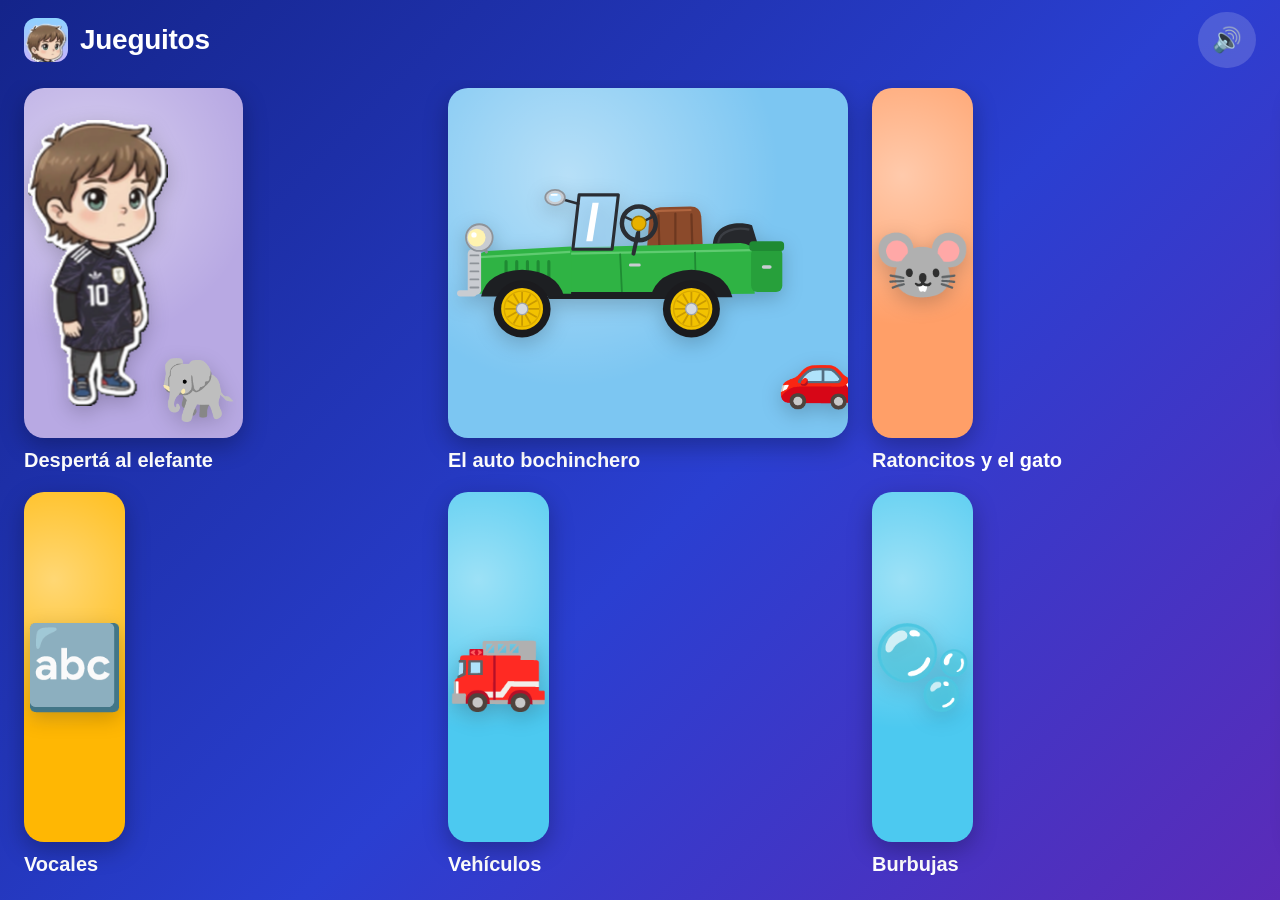
<file: webapp/index.html>
<!doctype html>
<html lang="es-AR">
<head>
  <meta charset="utf-8">
  <meta name="viewport" content="width=device-width, initial-scale=1, maximum-scale=1, user-scalable=no, viewport-fit=cover">
  <title>Jueguitos</title>
  <meta name="description" content="Minijuegos para chicos de 2 años.">
  <meta name="theme-color" content="#14248a">

  <link rel="manifest" href="/webapp/manifest.json">
  <link rel="apple-touch-icon" href="/webapp/icons/apple-touch-icon.png">
  <link rel="icon" type="image/png" sizes="192x192" href="/webapp/icons/icon-192.png">
  <meta name="mobile-web-app-capable" content="yes">
  <meta name="apple-mobile-web-app-capable" content="yes">
  <meta name="apple-mobile-web-app-title" content="Jueguitos">
  <meta name="apple-mobile-web-app-status-bar-style" content="black-translucent">

  <link rel="stylesheet" href="/webapp/styles.css">
  <script type="module" src="/webapp/app.js"></script>
</head>
<body>
  <!-- Pantalla inicial: grilla de juegos -->
  <section id="inicio" class="inicio" aria-label="Elegí un juego">
    <header class="inicio__barra">
      <div class="marca">
        <img src="/webapp/icons/icon-192.png" alt="" width="44" height="44">
        <span>Jueguitos</span>
      </div>
      <button id="sonido" class="boton" type="button" aria-label="Apagar el sonido" aria-pressed="true">🔊</button>
    </header>
    <div id="grilla" class="grilla"></div>
  </section>

  <!-- Pantalla de juego: el juego ocupa todo. "Salir" lo achica y muestra los otros juegos abajo -->
  <section id="pantalla-juego" class="pantalla-juego" aria-label="Juego" hidden>
    <header class="pantalla-juego__barra">
      <h1 id="juego-titulo" class="pantalla-juego__titulo"></h1>
      <button id="salir" class="boton boton--salir" type="button" aria-label="Salir y elegir otro juego">
        <svg viewBox="0 0 24 24" aria-hidden="true"><path d="M4 4h7v7H4zM13 4h7v7h-7zM4 13h7v7H4zM13 13h7v7h-7z" fill="currentColor"/></svg>
        <span id="salir-texto">Salir</span>
      </button>
    </header>
    <div id="juego-marco" class="pantalla-juego__marco">
      <main id="juego-area" class="pantalla-juego__area"></main>
      <button id="seguir" class="seguir" type="button" aria-label="Seguir jugando">
        <span class="seguir__icono" aria-hidden="true">▶</span>
      </button>
    </div>
    <nav id="tira" class="tira" aria-label="Otros juegos" inert></nav>
  </section>

  <div id="banner" class="banner" role="dialog" aria-label="Instalar la app" hidden>
    <p>Para instalarla en el iPad tocá <strong>Compartir</strong> <svg class="icono-compartir" viewBox="0 0 24 24" aria-hidden="true"><path d="M12 3v12M8 7l4-4 4 4M6 11H5v10h14V11h-1" fill="none" stroke="currentColor" stroke-width="2" stroke-linecap="round" stroke-linejoin="round"/></svg> → <strong>Agregar a pantalla de inicio</strong>.</p>
    <button id="banner-cerrar" class="boton" type="button" aria-label="Cerrar aviso">✕</button>
  </div>
</body>
</html>
</file>
<file: webapp/styles.css>
:root {
  --fondo-1: #14248a;
  --fondo-2: #2a3fd1;
  --fondo-3: #5b2bb8;
  --texto: #ffffff;
  --texto-suave: rgba(255, 255, 255, 0.75);
  --tarjeta: rgba(255, 255, 255, 0.08);
  --vidrio: rgba(255, 255, 255, 0.16);
  --sombra: 0 8px 24px rgba(0, 0, 0, 0.28);
  --toque: 56px; /* mínimo 44px; más grande para dedos chicos */
  --radio: 20px;

  --seguro-arriba: env(safe-area-inset-top, 0px);
  --seguro-derecha: env(safe-area-inset-right, 0px);
  --seguro-abajo: env(safe-area-inset-bottom, 0px);
  --seguro-izquierda: env(safe-area-inset-left, 0px);
}

* { margin: 0; padding: 0; box-sizing: border-box; }

html, body {
  height: 100%;
  overflow: hidden;
  overscroll-behavior: none;
}

body {
  position: fixed;
  inset: 0;
  background: linear-gradient(135deg, var(--fondo-1) 0%, var(--fondo-2) 55%, var(--fondo-3) 100%);
  color: var(--texto);
  font-family: -apple-system, BlinkMacSystemFont, "SF Pro Rounded", "Segoe UI", Roboto, sans-serif;
  -webkit-font-smoothing: antialiased;
  /* Que un toque largo o un pellizco no abran menús, zoom ni selección */
  touch-action: none;
  -webkit-user-select: none;
  user-select: none;
  -webkit-touch-callout: none;
  -webkit-tap-highlight-color: transparent;
}

[hidden] { display: none !important; }

/* ---------- Botones ---------- */
.boton {
  display: inline-flex;
  align-items: center;
  justify-content: center;
  gap: 8px;
  min-width: var(--toque);
  min-height: var(--toque);
  padding: 0 14px;
  border: 0;
  border-radius: calc(var(--toque) / 2);
  background: var(--vidrio);
  color: var(--texto);
  font: inherit;
  font-size: 24px;
  cursor: pointer;
  transition: transform 120ms ease, background 120ms ease;
}
.boton:active { transform: scale(0.94); }
.boton:focus-visible { outline: 3px solid #fff; outline-offset: 2px; }
.boton svg { width: 26px; height: 26px; }

.boton--salir {
  padding: 0 22px;
  background: #fff;
  color: var(--fondo-1);
  font-size: 20px;
  font-weight: 800;
  box-shadow: var(--sombra);
}

/* ---------- Pantalla inicial ---------- */
.inicio {
  position: fixed;
  inset: 0;
  display: flex;
  flex-direction: column;
  padding-top: calc(var(--seguro-arriba) + 12px);
}

.inicio__barra {
  display: flex;
  align-items: center;
  justify-content: space-between;
  padding: 0 calc(var(--seguro-derecha) + 24px) 12px calc(var(--seguro-izquierda) + 24px);
}

.marca {
  display: flex;
  align-items: center;
  gap: 12px;
  font-size: 28px;
  font-weight: 800;
  letter-spacing: -0.01em;
}
.marca img { border-radius: 12px; }

/* Grilla de 2 filas que se desliza en horizontal, como YouTube Kids */
.grilla {
  flex: 1;
  min-height: 0;
  display: grid;
  grid-auto-flow: column;
  grid-template-rows: repeat(2, minmax(0, 1fr));
  grid-auto-columns: clamp(260px, 34vw, 400px);
  gap: 20px 24px;
  padding:
    8px
    calc(var(--seguro-derecha) + 24px)
    calc(var(--seguro-abajo) + 24px)
    calc(var(--seguro-izquierda) + 24px);
  overflow-x: auto;
  overflow-y: hidden;
  scroll-snap-type: x proximity;
  scroll-padding-inline: calc(var(--seguro-izquierda) + 24px);
  touch-action: pan-x;
  -webkit-overflow-scrolling: touch;
  scrollbar-width: none;
}
.grilla::-webkit-scrollbar { display: none; }

/* En vertical hay más alto que ancho: 3 filas */
@media (orientation: portrait) {
  .grilla {
    grid-template-rows: repeat(3, minmax(0, 1fr));
    grid-auto-columns: clamp(260px, 44vw, 400px);
  }
}

/* ---------- Tarjeta de juego ---------- */
.tarjeta {
  display: flex;
  flex-direction: column;
  gap: 10px;
  min-height: 0;
  padding: 0;
  border: 0;
  background: none;
  color: inherit;
  font: inherit;
  text-align: left;
  scroll-snap-align: start;
  cursor: pointer;
}

.tarjeta__portada {
  position: relative;
  flex: 1;
  min-height: 0;
  display: flex;
  align-items: center;
  justify-content: center;
  border-radius: var(--radio);
  background:
    radial-gradient(circle at 30% 25%, rgba(255, 255, 255, 0.45), transparent 55%),
    var(--color);
  box-shadow: var(--sombra);
  overflow: hidden;
  transition: transform 140ms ease;
}
.tarjeta:active .tarjeta__portada { transform: scale(0.96); }
.tarjeta:focus-visible .tarjeta__portada { outline: 4px solid #fff; outline-offset: 3px; }

.tarjeta__emoji {
  font-size: clamp(56px, 9vmin, 96px);
  line-height: 1;
  filter: drop-shadow(0 6px 10px rgba(0, 0, 0, 0.2));
}

.tarjeta__imagen {
  height: 82%;
  max-width: 88%;
  object-fit: contain;
  pointer-events: none;
  filter: drop-shadow(0 6px 10px rgba(0, 0, 0, 0.2));
}
.tarjeta__emoji--chico { font-size: clamp(44px, 7vmin, 76px); margin-left: -4%; align-self: flex-end; margin-bottom: 8%; }

.tarjeta__titulo {
  flex: none;
  font-size: 20px;
  font-weight: 700;
  line-height: 1.2;
  white-space: nowrap;
  overflow: hidden;
  text-overflow: ellipsis;
}

.tarjeta--pronto .tarjeta__portada { filter: grayscale(0.7) brightness(0.8); }
.tarjeta--pronto .tarjeta__titulo { color: var(--texto-suave); }
.tarjeta__etiqueta {
  position: absolute;
  right: 10px;
  bottom: 10px;
  padding: 4px 10px;
  border-radius: 8px;
  background: rgba(0, 0, 0, 0.7);
  font-size: 15px;
  font-weight: 700;
}

.tarjeta--sacude .tarjeta__portada { animation: sacudir 360ms ease; }
@keyframes sacudir {
  20%, 60% { transform: rotate(-3deg); }
  40%, 80% { transform: rotate(3deg); }
}

/* ---------- Pantalla de juego ---------- */
.pantalla-juego {
  position: fixed;
  inset: 0;
  display: grid;
  grid-template-rows: auto minmax(0, 1fr);
  overflow: hidden;
  background: #000;
}

.pantalla-juego__barra {
  display: flex;
  align-items: center;
  justify-content: space-between;
  gap: 16px;
  padding:
    calc(var(--seguro-arriba) + 10px)
    calc(var(--seguro-derecha) + 16px)
    10px
    calc(var(--seguro-izquierda) + 20px);
}

.pantalla-juego__titulo {
  min-width: 0;
  font-size: 22px;
  font-weight: 700;
  white-space: nowrap;
  overflow: hidden;
  text-overflow: ellipsis;
}

/* El marco tiene siempre el mismo tamaño: al abrir el menú se achica con transform,
   así el juego no se entera ni se reacomoda */
.pantalla-juego__marco {
  position: relative;
  margin:
    0
    calc(var(--seguro-derecha) + 12px)
    calc(var(--seguro-abajo) + 12px)
    calc(var(--seguro-izquierda) + 12px);
  transform-origin: 50% 0;
  transition: transform 380ms cubic-bezier(0.3, 0, 0.2, 1);
}

.pantalla-juego--menu .pantalla-juego__marco { transform: scale(var(--escala, 0.6)); }

.pantalla-juego__area {
  position: absolute;
  inset: 0;
  z-index: 0;
  isolation: isolate; /* los z-index de cada juego quedan adentro y no tapan el botón de seguir */
  border-radius: var(--radio);
  overflow: hidden;
  background: #101010;
}

/* Con el menú abierto, tocar el juego achicado vuelve a él */
.seguir {
  position: absolute;
  inset: 0;
  z-index: 5;
  display: none;
  align-items: center;
  justify-content: center;
  border: 0;
  border-radius: var(--radio);
  background: rgba(0, 0, 0, 0.25);
  box-shadow: 0 0 0 4px rgba(255, 255, 255, 0.85);
  cursor: pointer;
}
.pantalla-juego--menu .seguir { display: flex; }

.seguir__icono {
  display: flex;
  align-items: center;
  justify-content: center;
  width: 96px;
  height: 96px;
  padding-left: 8px;
  border-radius: 50%;
  background: rgba(255, 255, 255, 0.92);
  color: var(--fondo-1);
  font-size: 48px;
  box-shadow: var(--sombra);
}

.aviso {
  position: absolute;
  inset: 0;
  display: flex;
  align-items: center;
  justify-content: center;
  padding: 24px;
  text-align: center;
  font-size: 22px;
  color: var(--texto-suave);
}

/* Fila de otros juegos: escondida abajo, sube al tocar "Salir" */
.tira {
  position: absolute;
  left: 0;
  right: 0;
  bottom: 0;
  transform: translateY(105%);
  transition: transform 380ms cubic-bezier(0.3, 0, 0.2, 1);
  display: flex;
  gap: 14px;
  padding:
    12px
    calc(var(--seguro-derecha) + 16px)
    calc(var(--seguro-abajo) + 12px)
    calc(var(--seguro-izquierda) + 16px);
  overflow-x: auto;
  overflow-y: hidden;
  scroll-snap-type: x proximity;
  scroll-padding-inline: calc(var(--seguro-izquierda) + 16px);
  touch-action: pan-x;
  -webkit-overflow-scrolling: touch;
  scrollbar-width: none;
}
.tira::-webkit-scrollbar { display: none; }
.pantalla-juego--menu .tira { transform: none; }

/* Celular acostado y pantallas bajas: barra más finita para dejarle lugar al juego */
@media (max-height: 520px) {
  .pantalla-juego__barra { padding-top: calc(var(--seguro-arriba) + 6px); padding-bottom: 6px; }
  .pantalla-juego__titulo { font-size: 18px; }
  .boton--salir { min-height: 44px; padding: 0 16px; font-size: 17px; }
  .tira { padding-top: 8px; }
  .tira .tarjeta { width: 130px; }
}

@media (prefers-reduced-motion: reduce) {
  .pantalla-juego__marco, .tira { transition: none; }
}

.tira .tarjeta {
  flex: none;
  width: clamp(150px, 18vw, 210px);
}
.tira .tarjeta__portada {
  flex: none;
  aspect-ratio: 16 / 10;
  border-radius: 14px;
}
.tira .tarjeta__emoji { font-size: 44px; }
.tira .tarjeta__titulo { font-size: 15px; }
.tira .tarjeta__etiqueta { font-size: 12px; right: 6px; bottom: 6px; }

/* ---------- Banner de instalación ---------- */
.banner {
  position: fixed;
  z-index: 20;
  left: calc(var(--seguro-izquierda) + 16px);
  right: calc(var(--seguro-derecha) + 16px);
  bottom: calc(var(--seguro-abajo) + 16px);
  max-width: 640px;
  margin: 0 auto;
  display: flex;
  align-items: center;
  gap: 12px;
  padding: 12px 12px 12px 20px;
  border-radius: 20px;
  background: rgba(255, 255, 255, 0.96);
  color: #1d3557;
  box-shadow: var(--sombra);
  font-size: 18px;
  line-height: 1.4;
}
.banner p { flex: 1; }
.banner .boton { flex: none; background: rgba(29, 53, 87, 0.1); color: #1d3557; }

.icono-compartir {
  width: 1.1em;
  height: 1.1em;
  vertical-align: -0.15em;
  color: #0a84ff;
}

@media (prefers-reduced-motion: reduce) {
  .tarjeta--sacude .tarjeta__portada { animation: none; }
}
</file>
